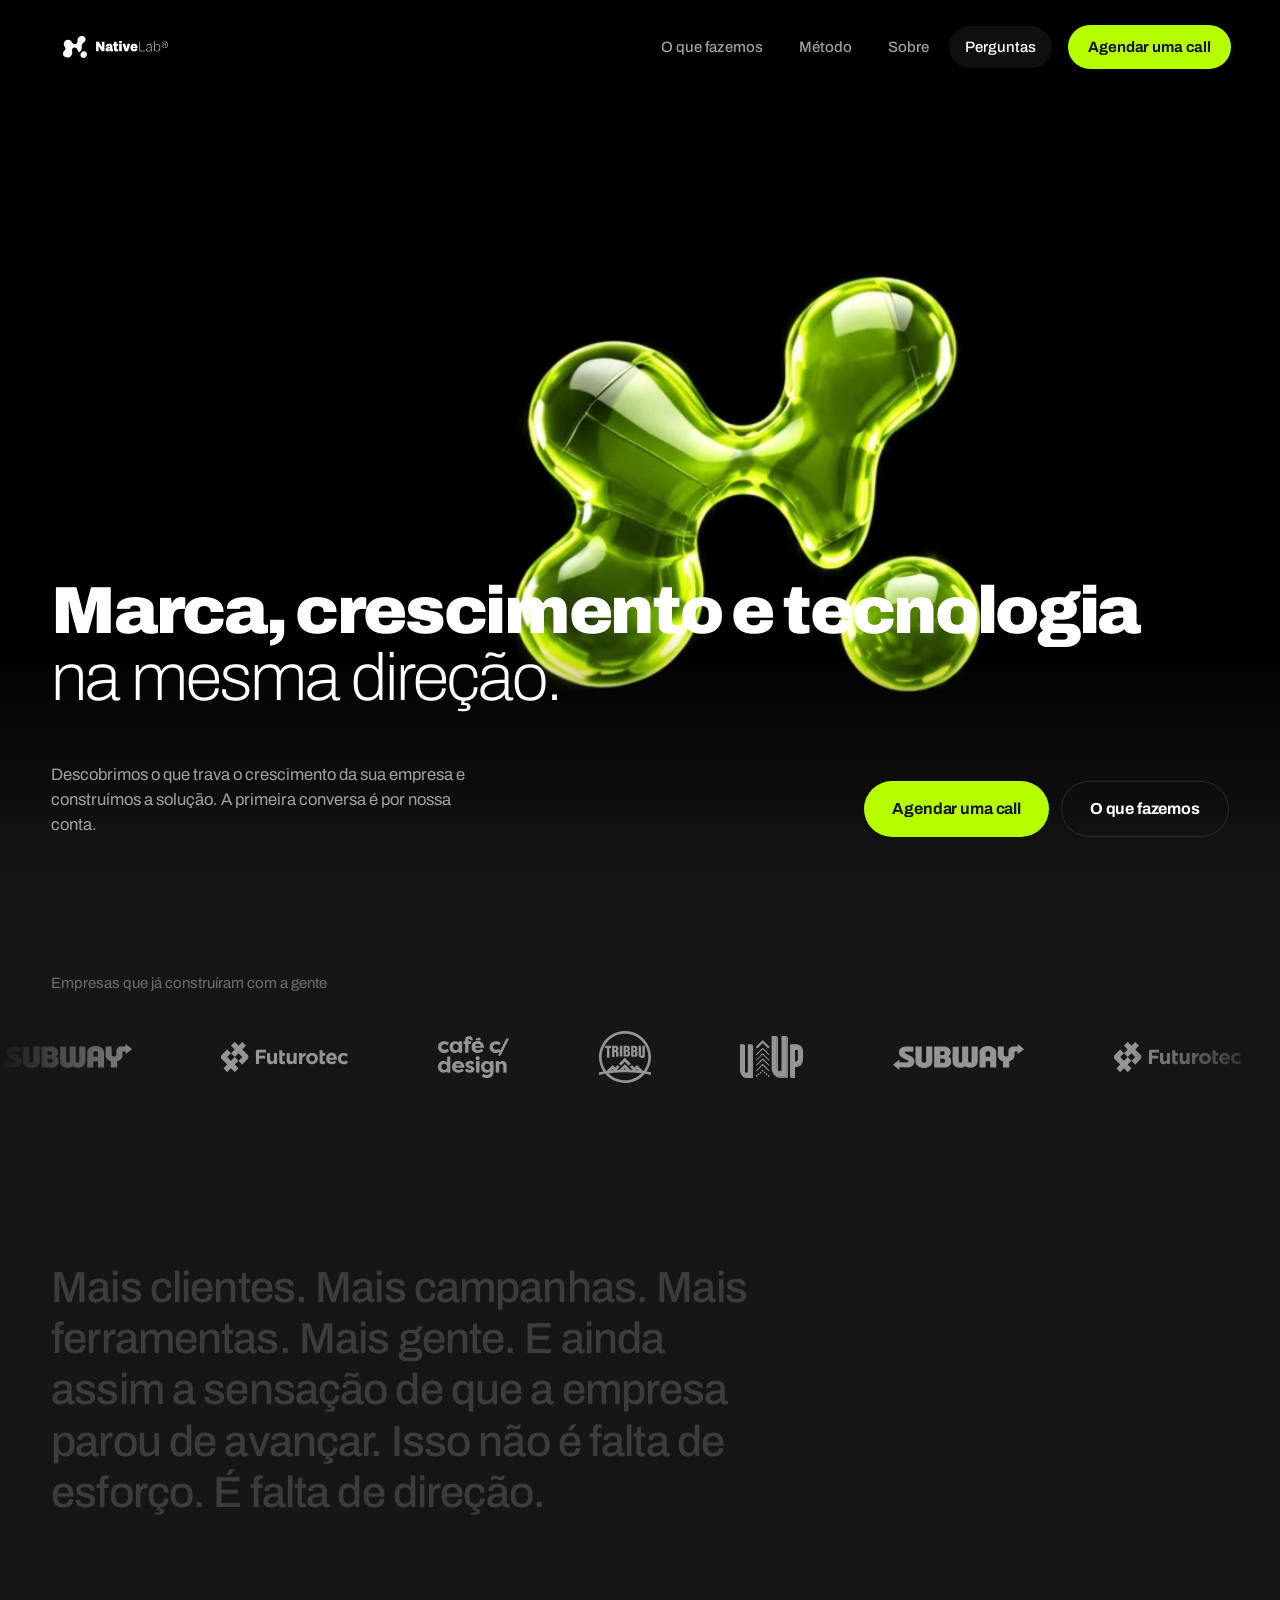
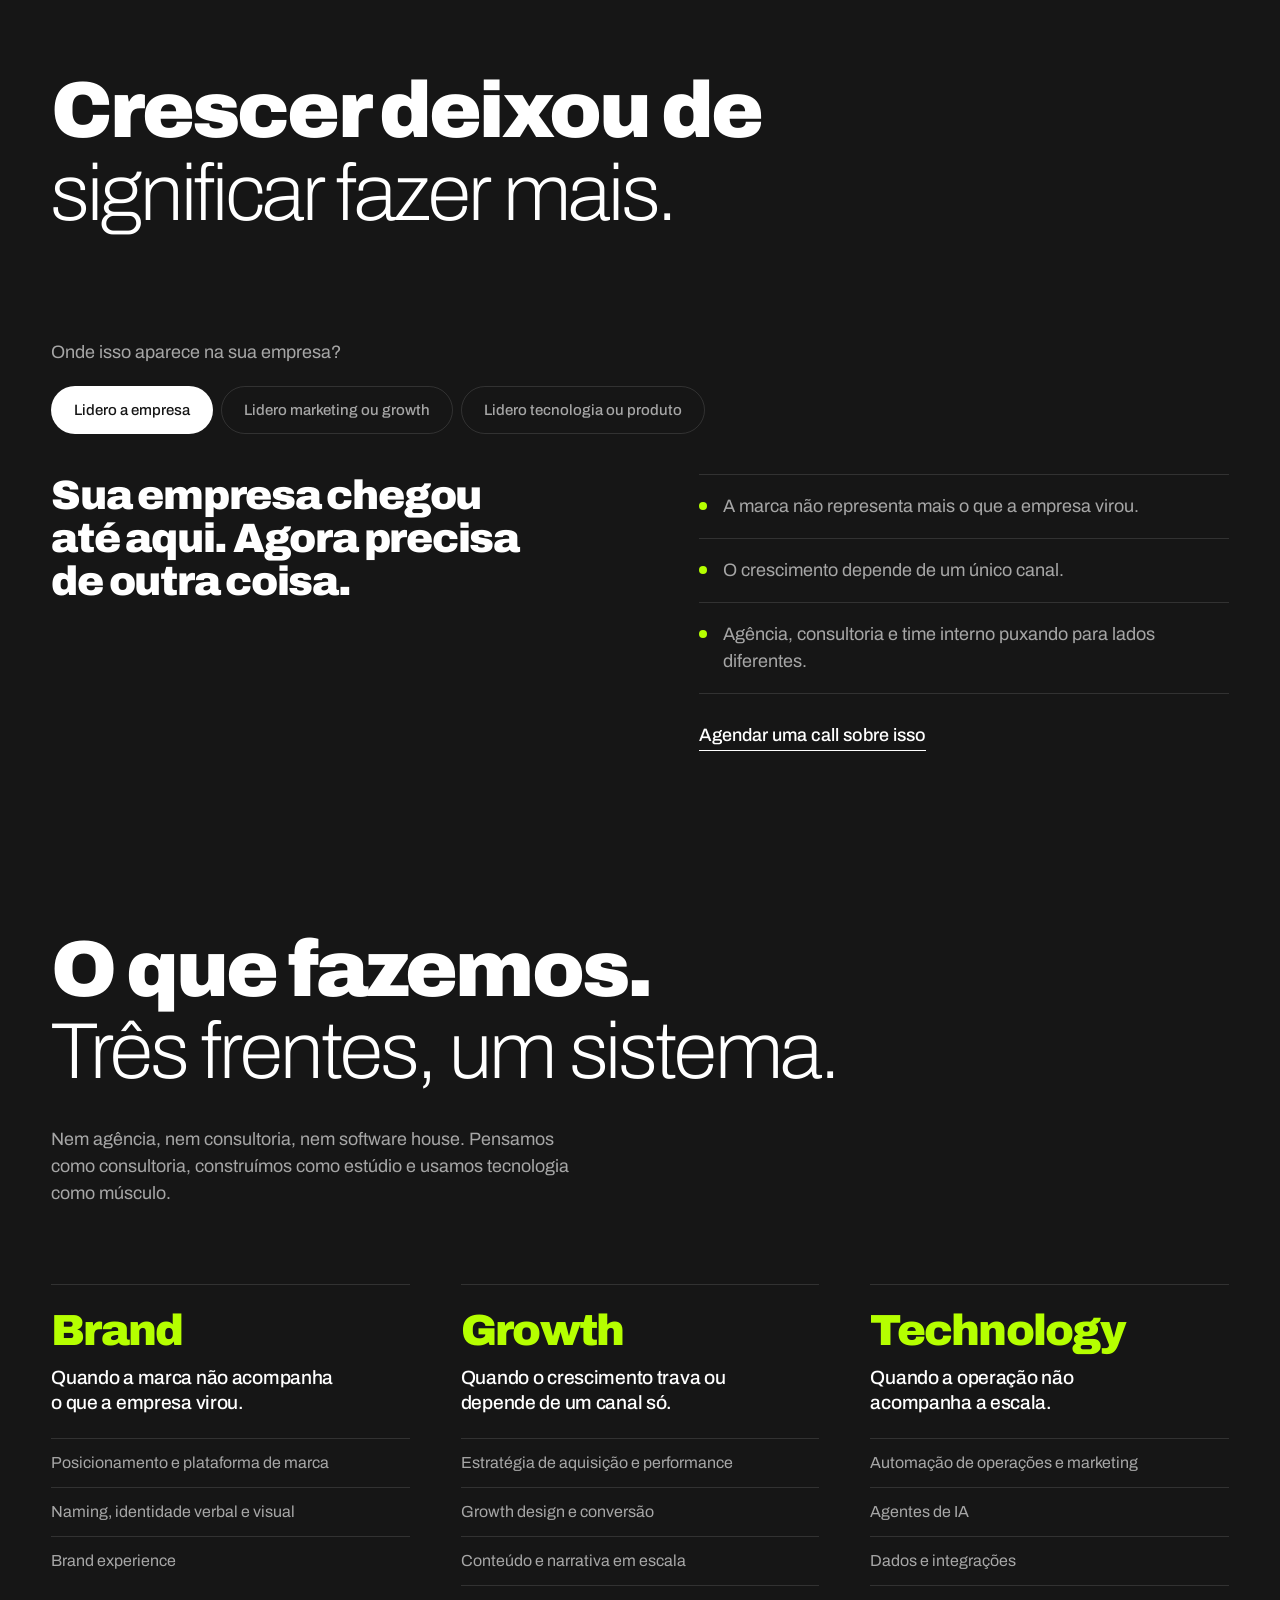
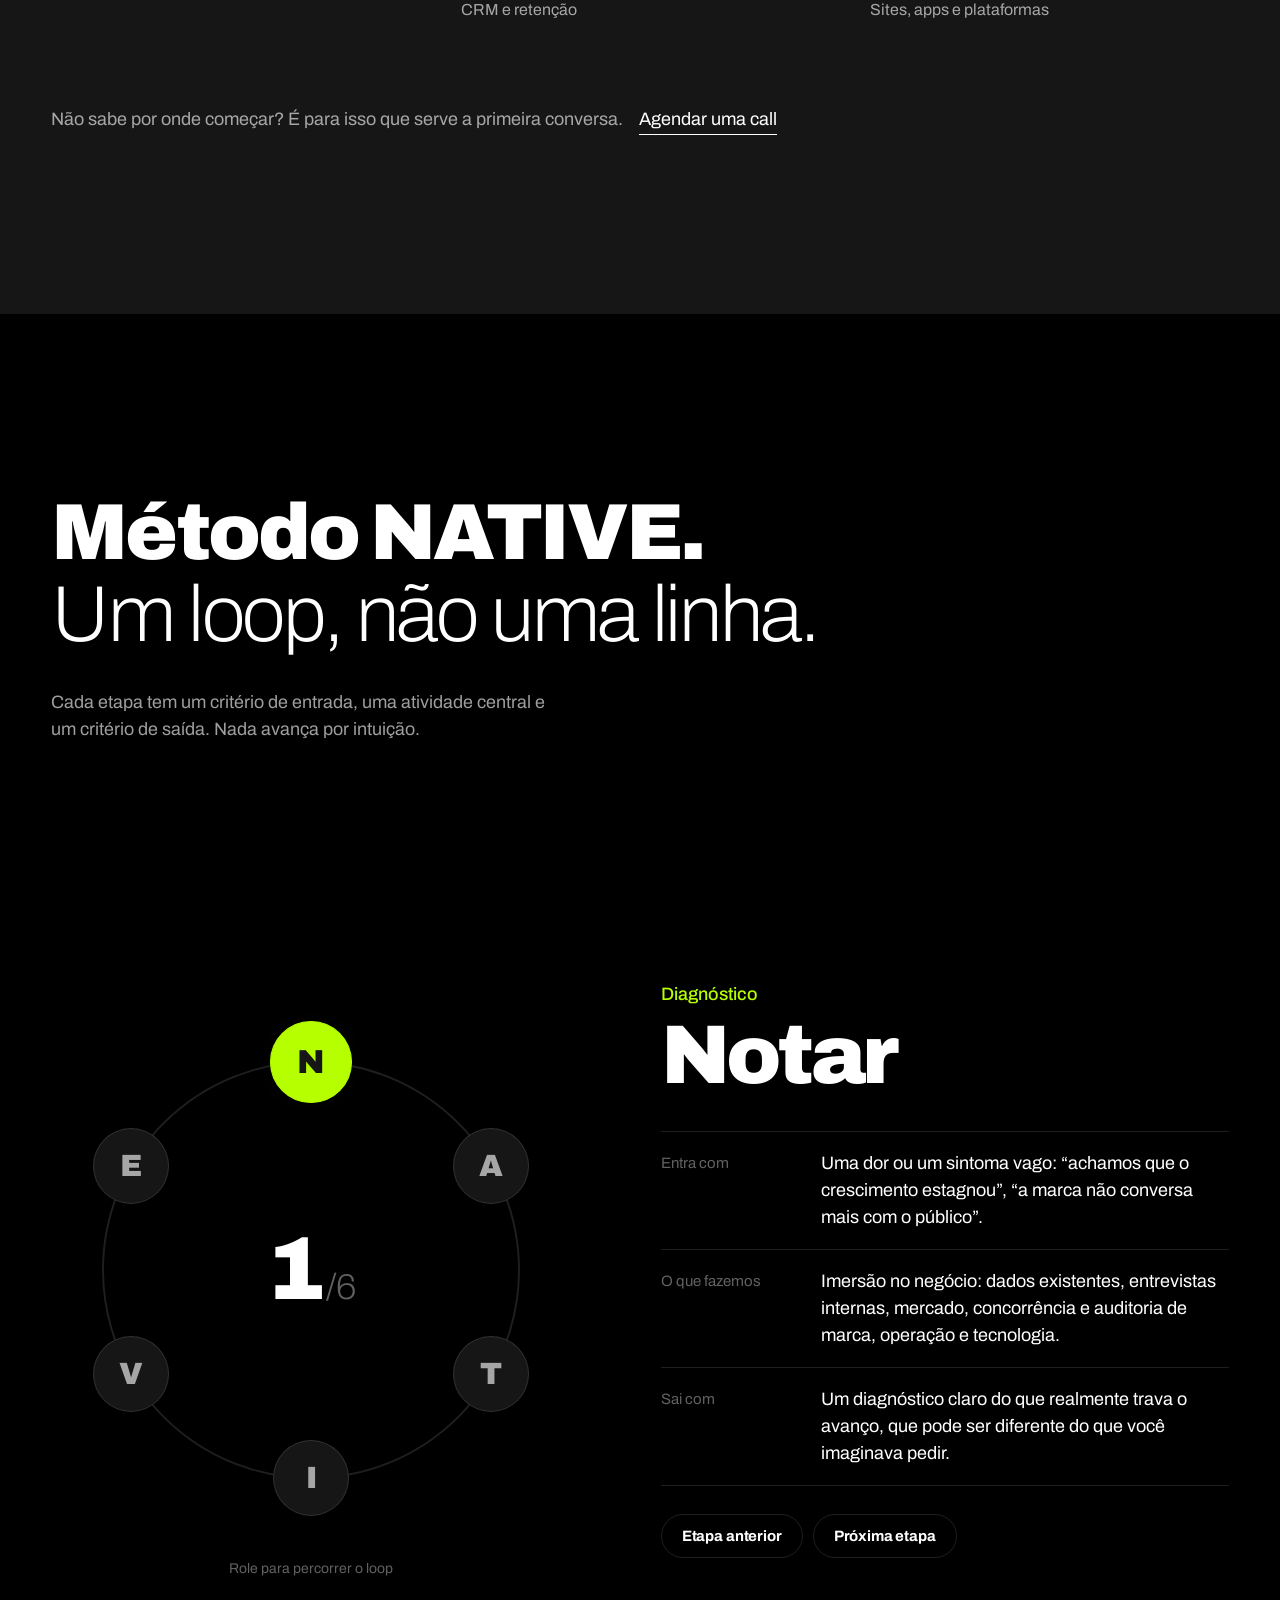
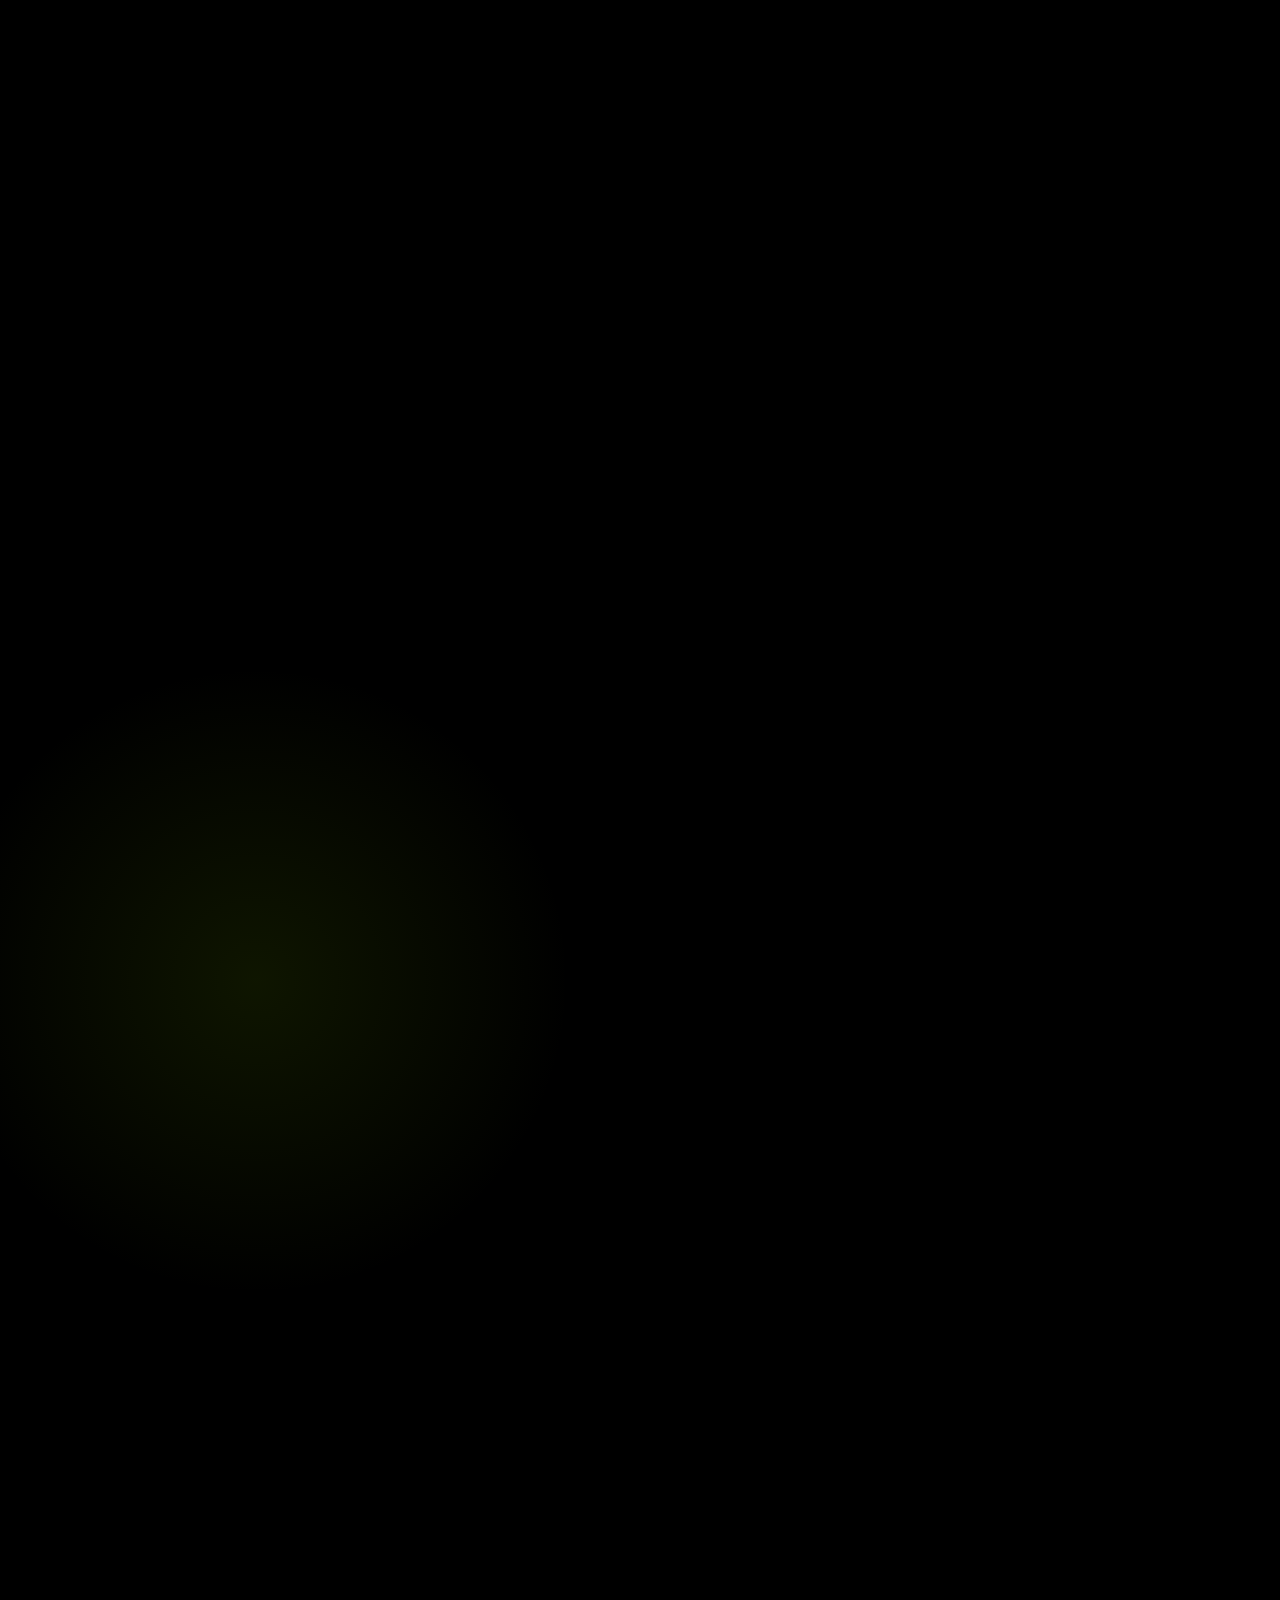
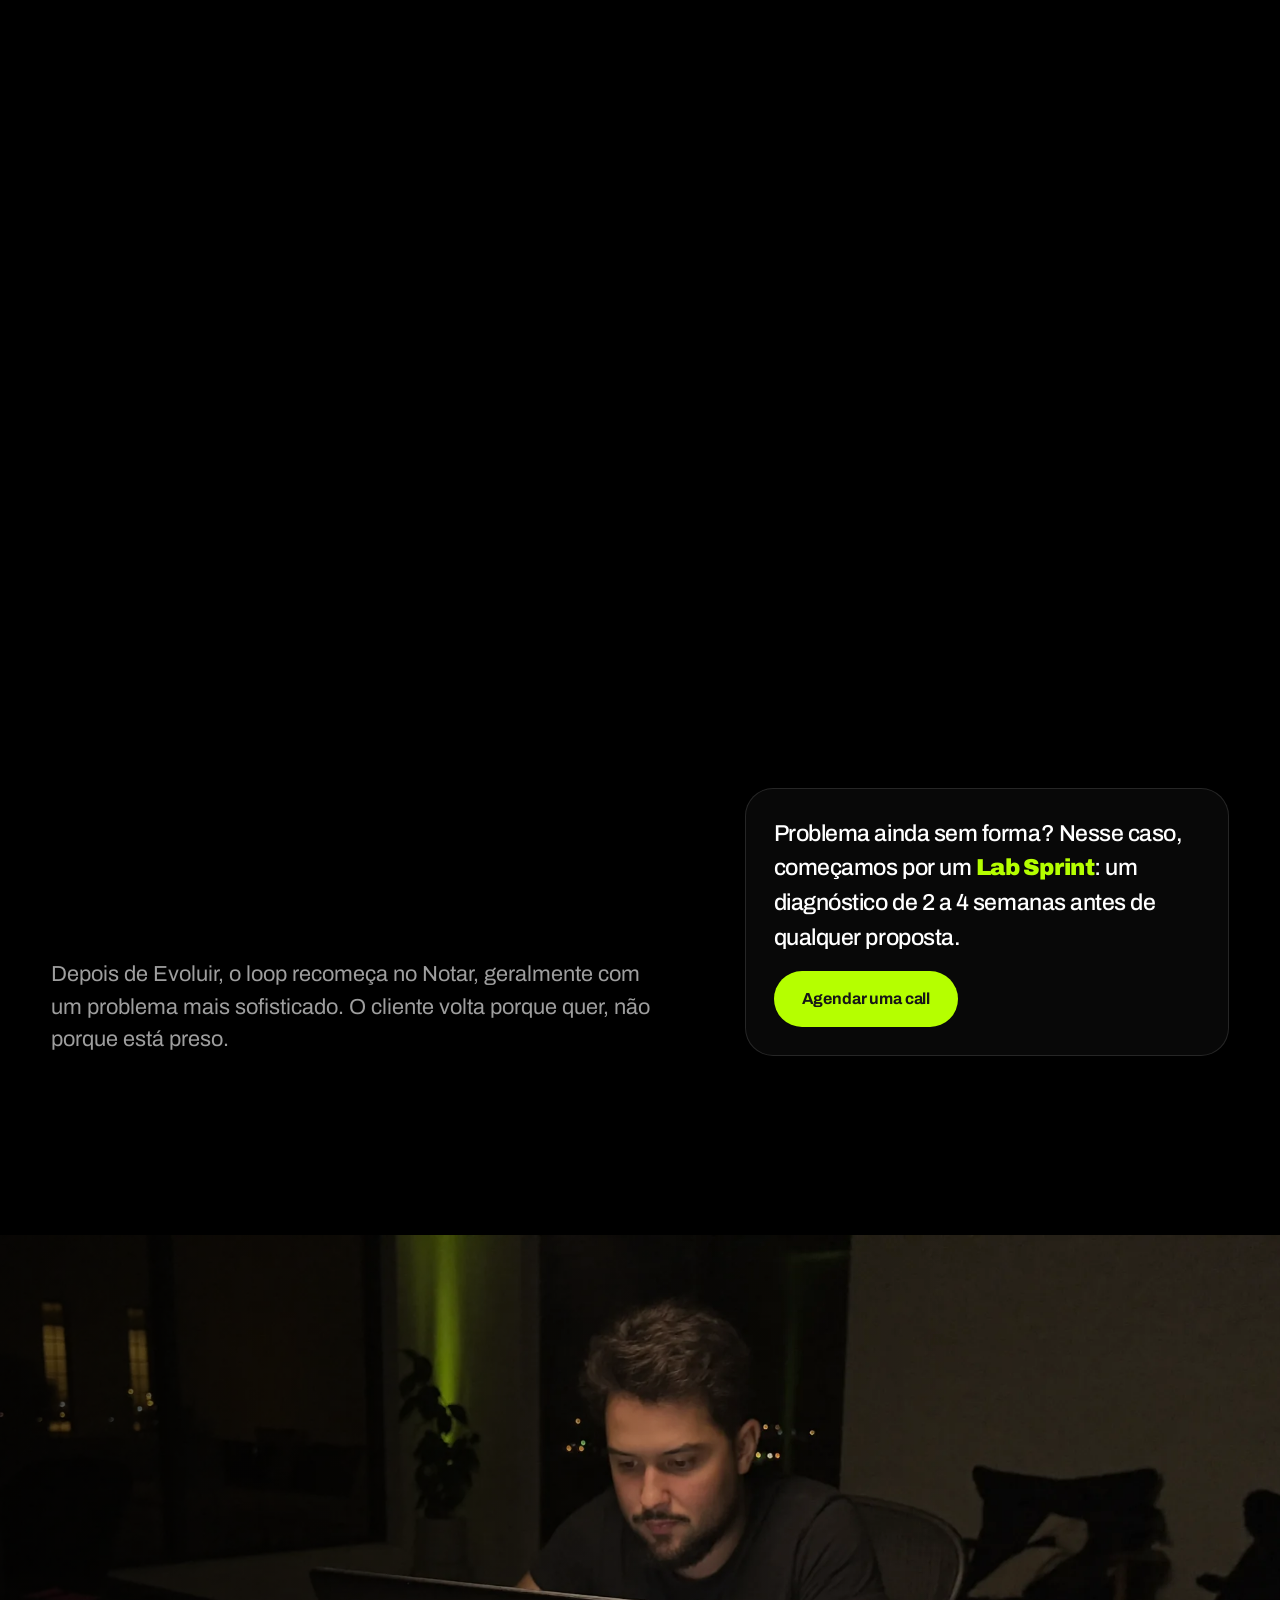
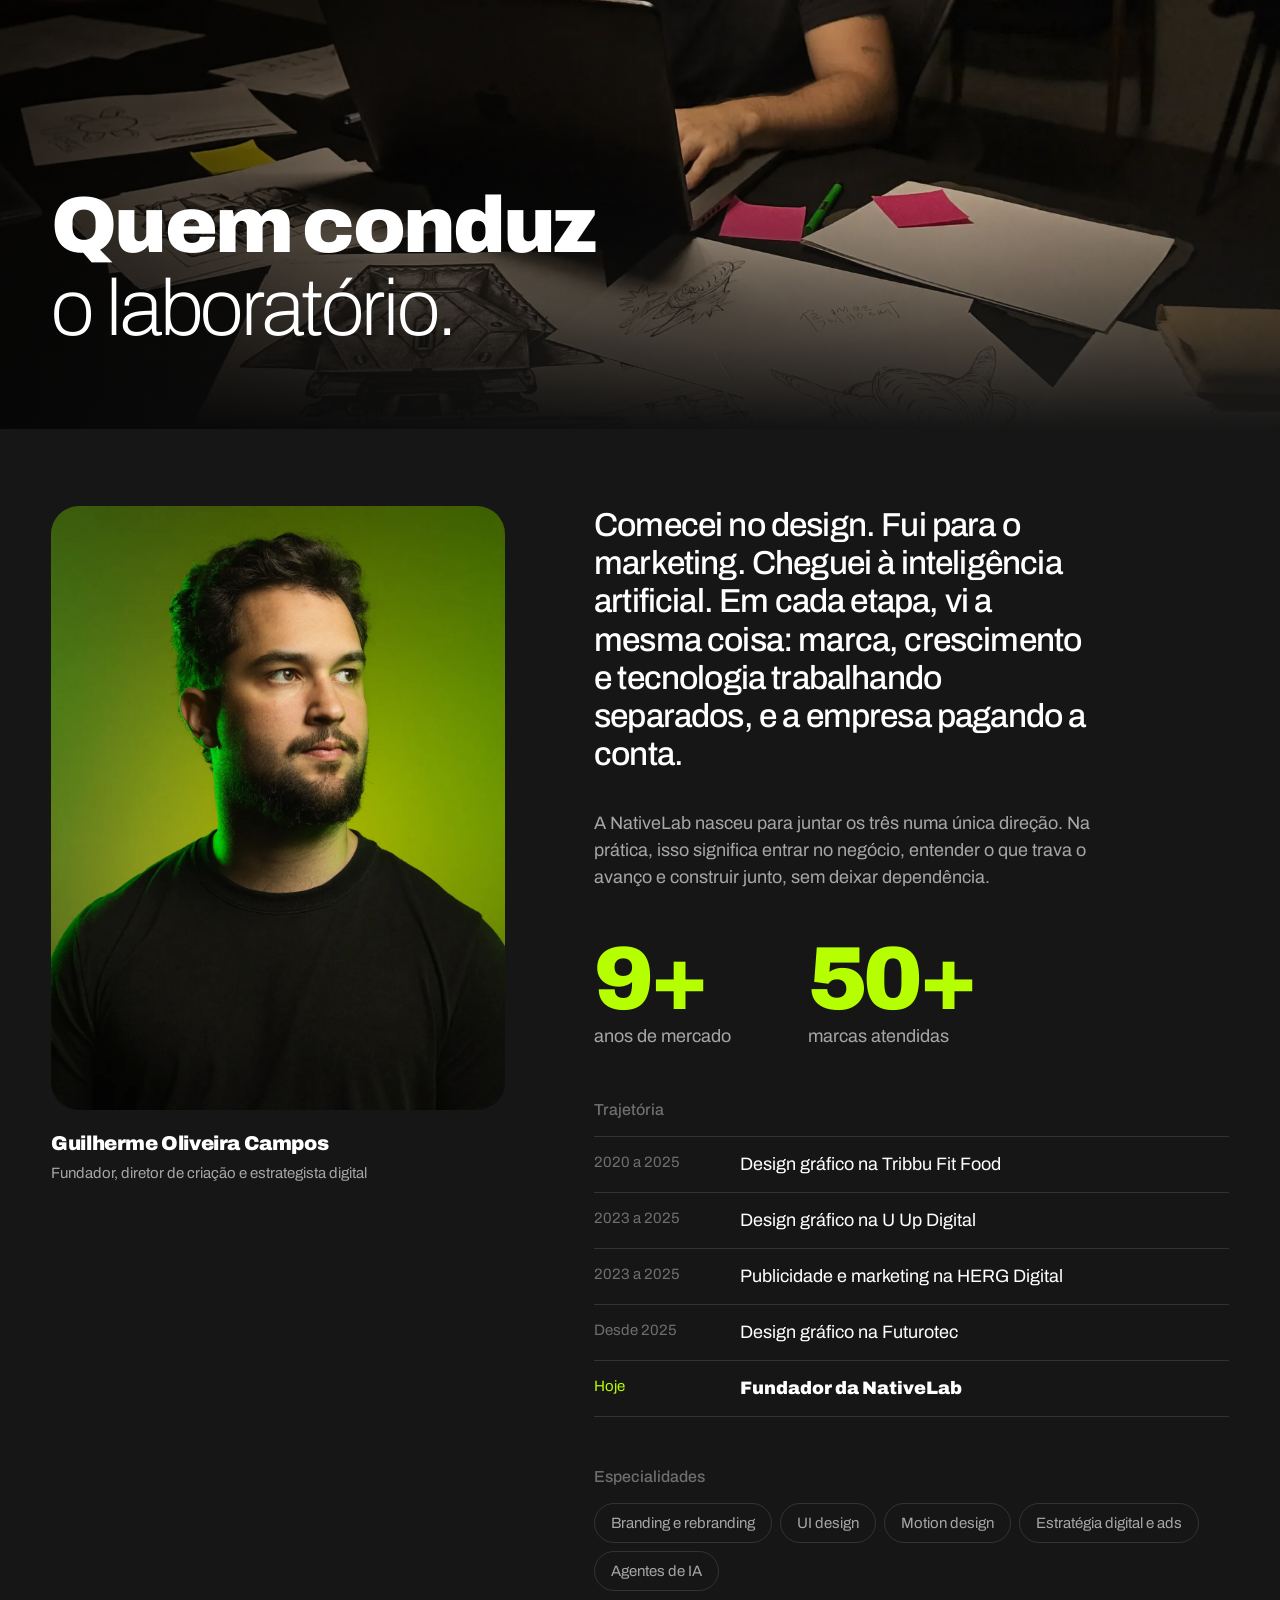
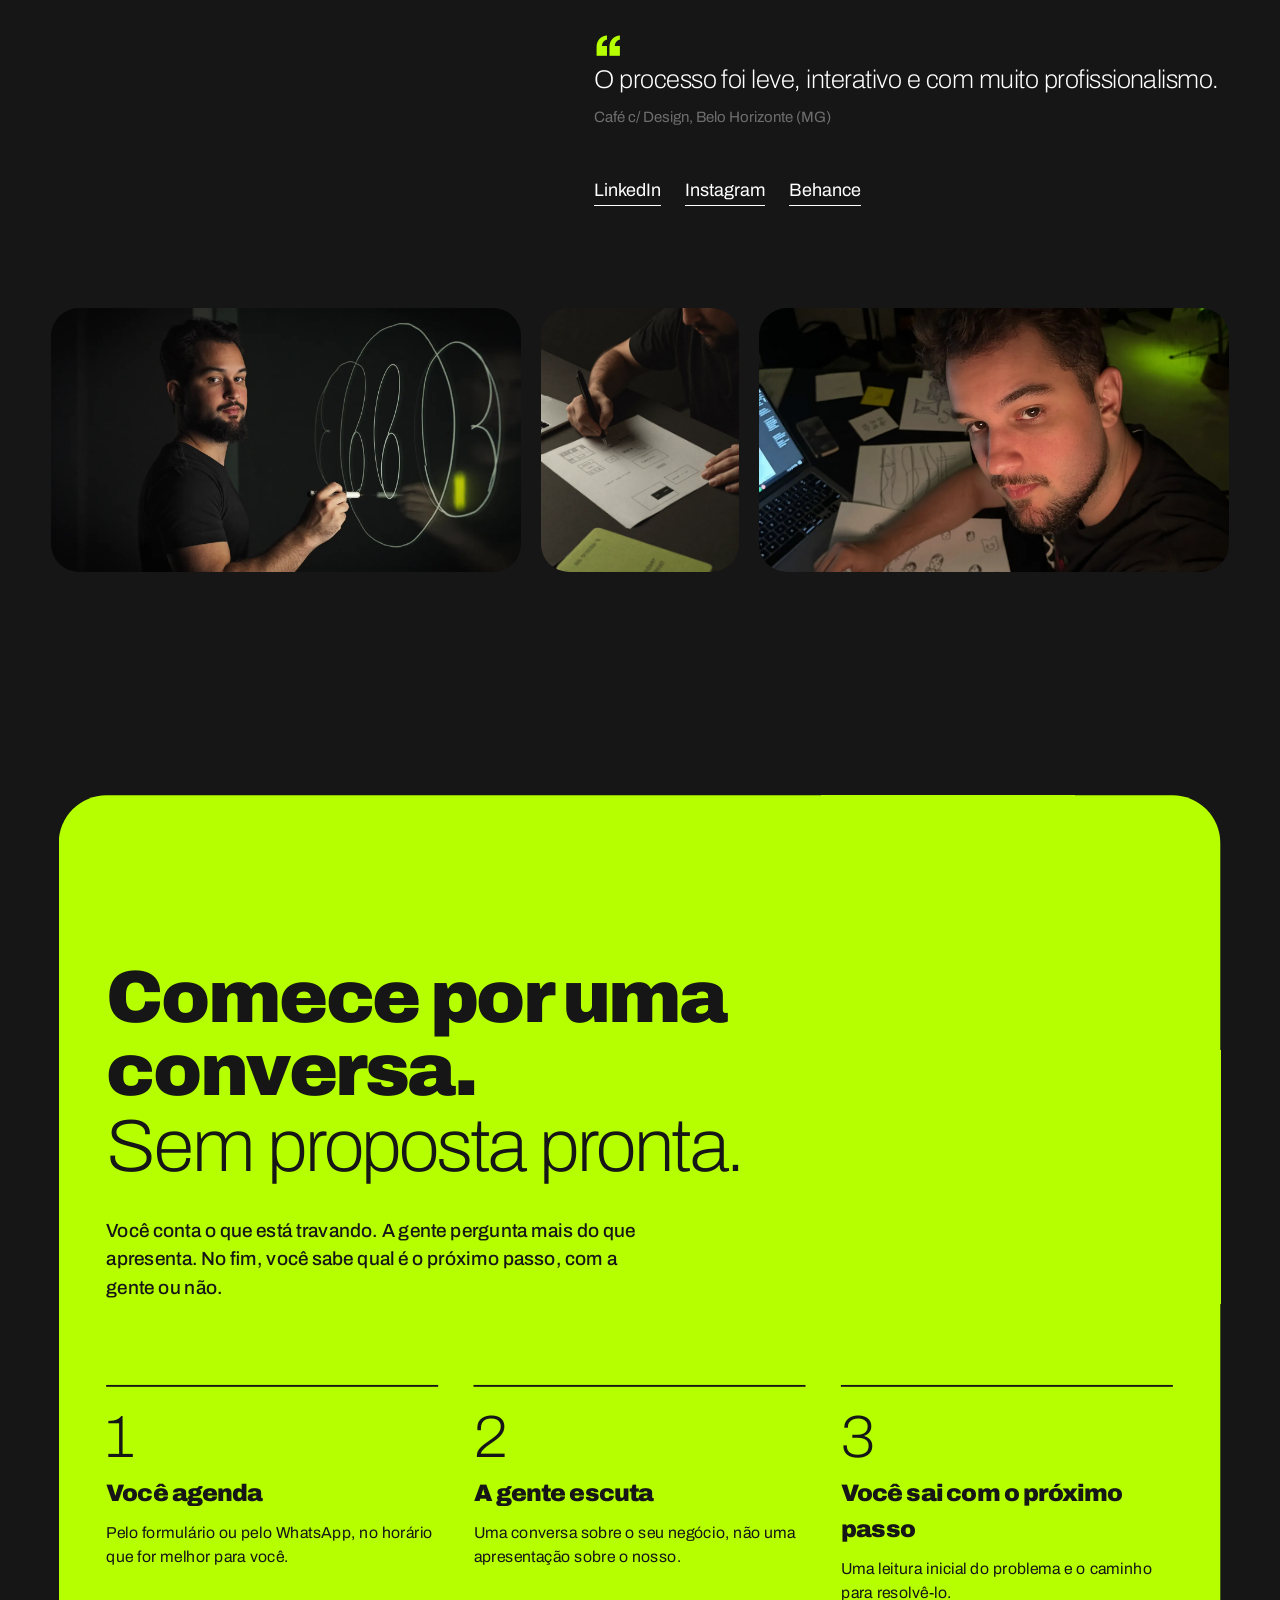
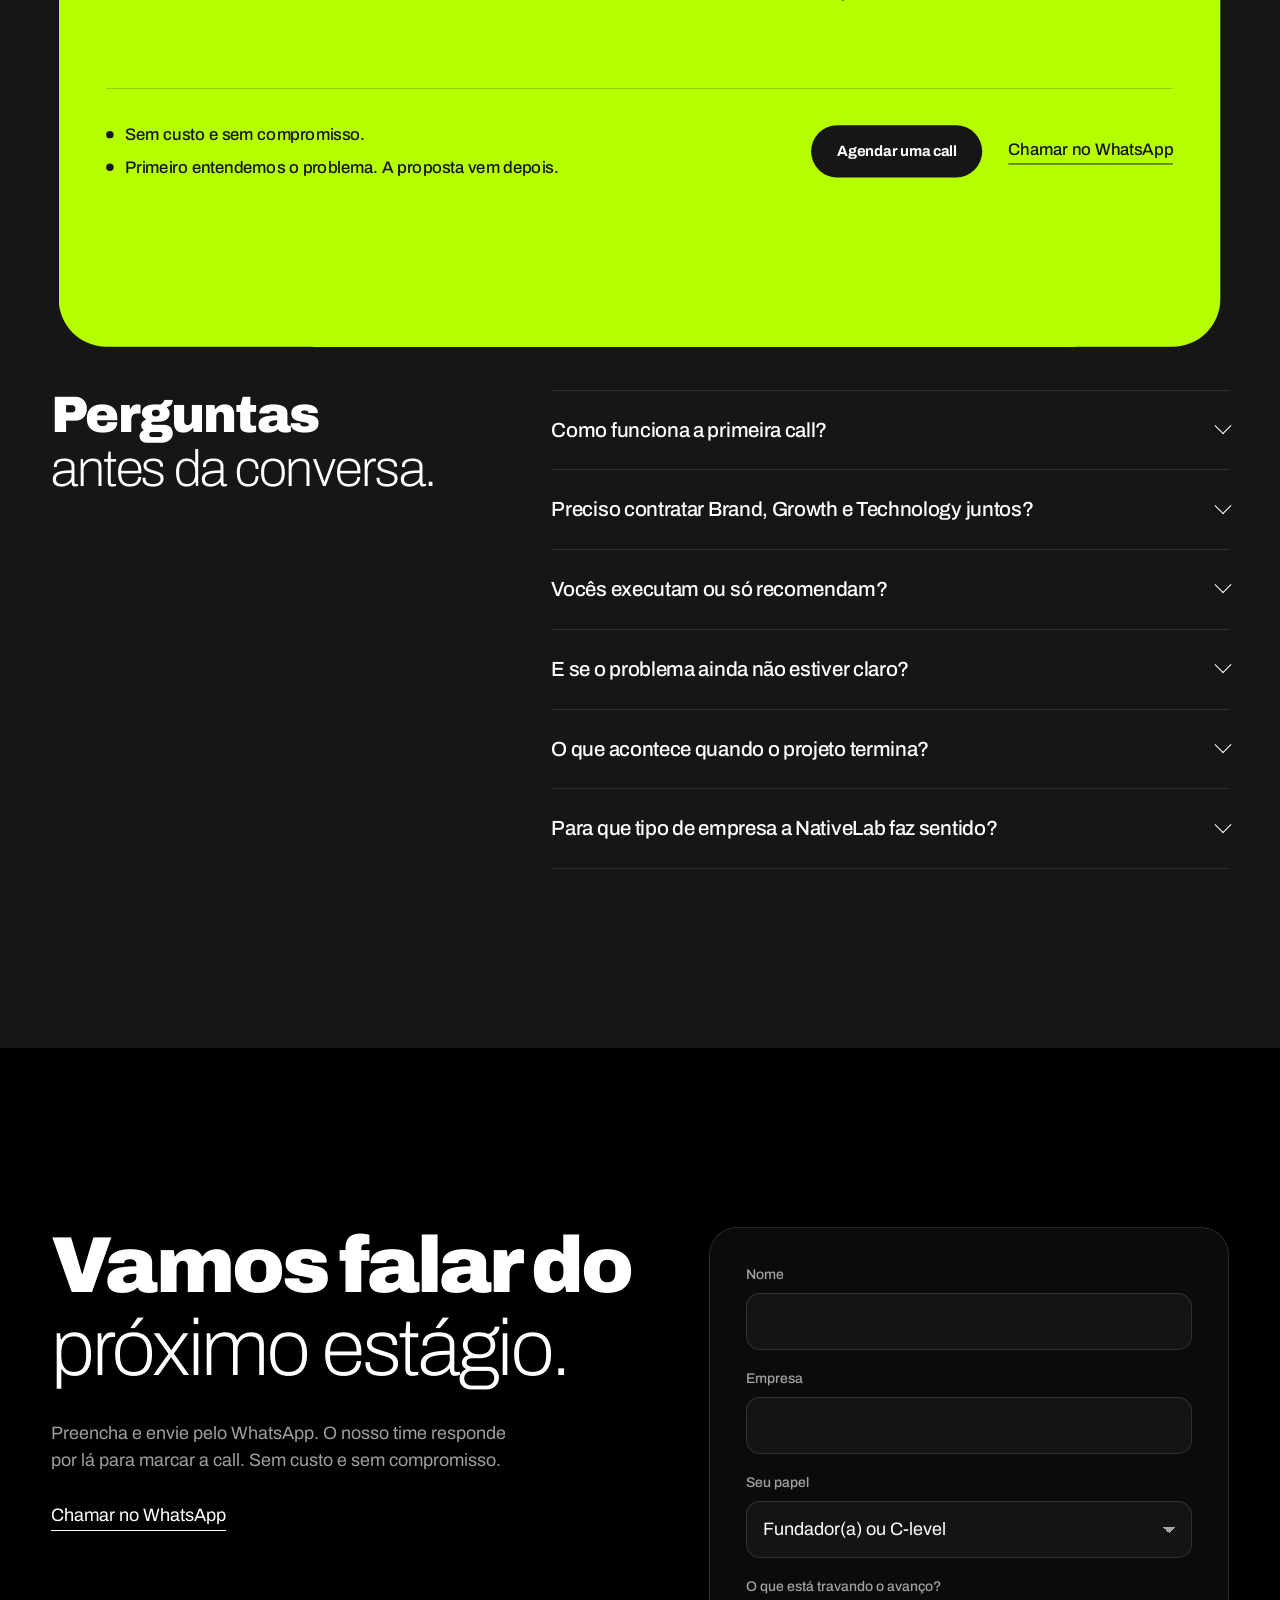
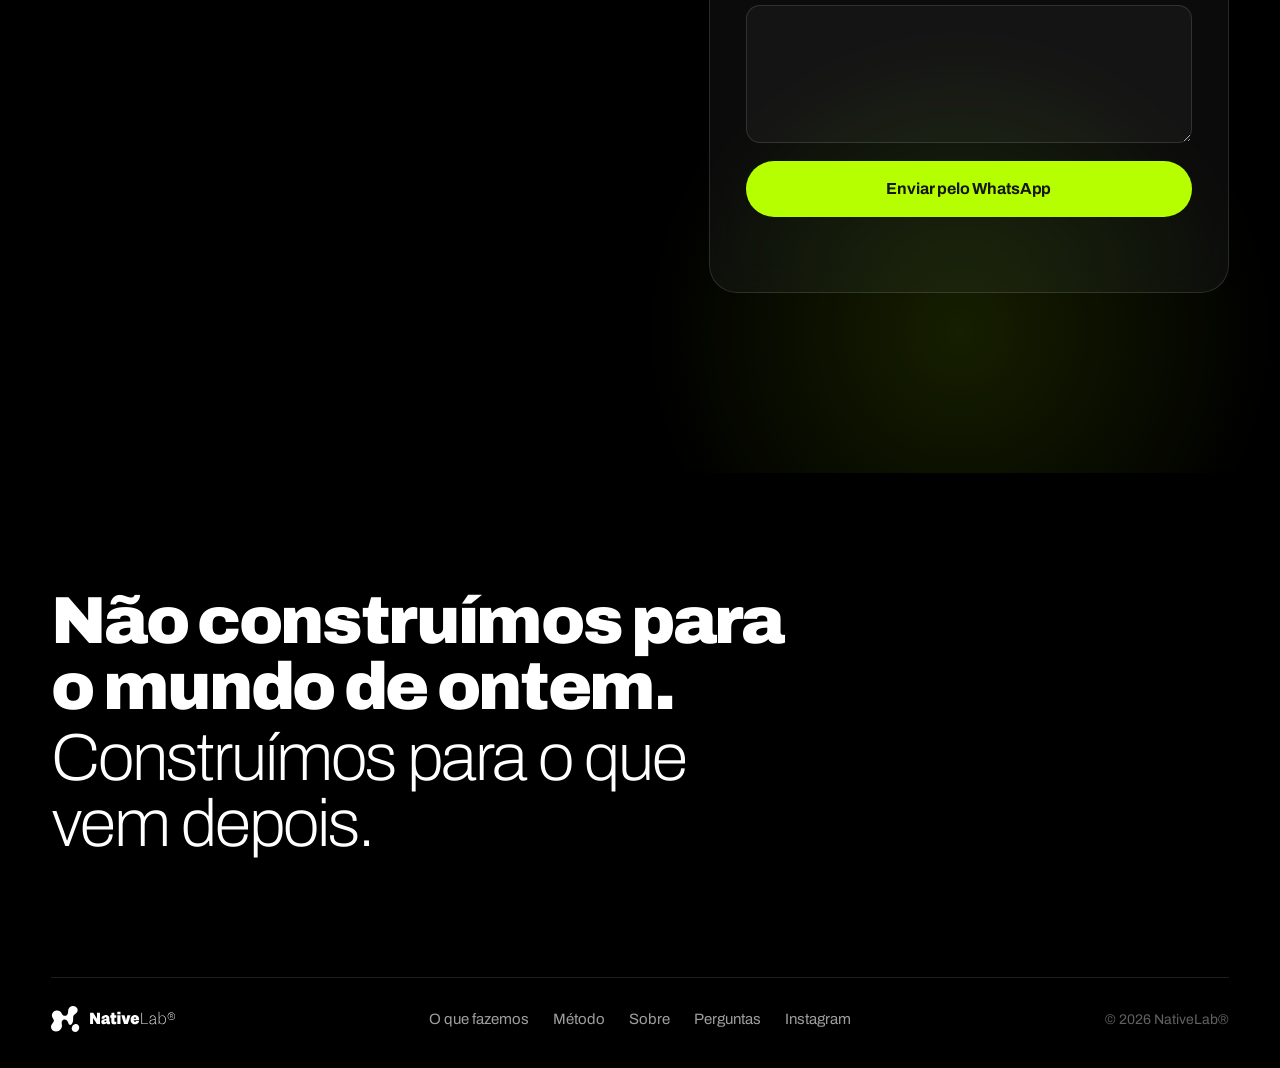
<file: index.html>
<!doctype html>
<html lang="pt-BR">
<head>
<meta charset="utf-8">
<meta name="viewport" content="width=device-width, initial-scale=1">
<title>NativeLab® | Construímos o que vem depois</title>
<meta name="description" content="Marca, crescimento e tecnologia na mesma direção. A NativeLab descobre o que trava o crescimento da sua empresa e constrói a solução. Agende uma call com o nosso time.">
<meta name="theme-color" content="#161616">
<meta property="og:type" content="website">
<meta property="og:title" content="NativeLab® | Construímos o que vem depois">
<meta property="og:description" content="O laboratório para o momento em que crescer deixou de significar fazer mais. Brand, Growth e Technology numa única direção.">
<meta property="og:url" content="https://nativelab.online/">
<meta property="og:image" content="https://nativelab.online/assets/img/og-image.jpg">
<meta name="twitter:card" content="summary_large_image">
<link rel="canonical" href="https://nativelab.online/">
<link rel="icon" href="assets/img/favicon.svg" type="image/svg+xml">
<link rel="preload" as="font" type="font/woff2" href="assets/fonts/archivo-var.woff2" crossorigin>
<link rel="preload" as="image" href="assets/img/render-3d-wide.webp">
<link rel="stylesheet" href="assets/css/style.css">
<script type="application/ld+json">
{"@context":"https://schema.org","@type":"Organization","name":"NativeLab","url":"https://nativelab.online/","logo":"https://nativelab.online/assets/img/symbol.svg","slogan":"Construímos o que vem depois.","description":"Laboratório que une marca, crescimento e tecnologia numa única direção."}
</script>
</head>
<body>
<a class="skip" href="#conteudo">Pular para o conteúdo</a>

<!-- Gota do cursor (desktop) -->
<div class="drop" aria-hidden="true"><span class="drop-label">Agendar</span></div>

<header class="nav" data-nav>
  <a class="nav-logo" href="#topo" aria-label="NativeLab, voltar ao topo"><svg viewBox="0 0 2000.000000 419.000000" aria-hidden="true"><g transform="translate(0.000000,419.000000) scale(0.100000,-0.100000)" fill="currentColor" stroke="none"> <path d="M3480 4183 c-257 -39 -477 -175 -608 -377 -86 -131 -97 -183 -121 -596 -14 -238 -54 -344 -175 -466 -104 -103 -230 -151 -376 -141 -94 6 -172 35 -251 95 -74 55 -131 129 -200 263 -175 335 -469 514 -814 496 -369 -19 -672 -254 -766 -593 -30 -107 -30 -265 0 -379 27 -104 95 -241 167 -335 108 -143 149 -269 126 -392 -17 -91 -71 -194 -145 -274 -151 -163 -255 -336 -292 -484 -79 -310 47 -618 322 -782 387 -233 923 -132 1213 229 71 88 152 248 182 358 31 117 31 348 0 498 -66 320 25 555 255 664 66 32 89 38 166 41 164 8 293 -42 408 -157 88 -88 136 -173 241 -424 48 -116 97 -221 109 -234 59 -62 173 -81 257 -43 134 61 270 248 330 455 46 158 54 230 62 550 7 299 8 313 33 383 51 147 133 245 301 364 182 129 312 286 362 442 38 116 38 266 1 381 -73 222 -276 393 -529 445 -84 18 -193 23 -258 13z"/> <path d="M10690 3055 l0 -195 255 0 255 0 0 195 0 195 -255 0 -255 0 0 -195z"/> <path d="M17360 2260 l0 -990 45 0 45 0 0 144 c0 79 3 151 6 160 4 10 17 -7 40 -52 90 -179 240 -273 434 -275 368 -3 607 307 587 763 -7 152 -31 251 -88 361 -97 186 -267 289 -474 289 -153 -1 -245 -38 -350 -144 -63 -64 -89 -104 -133 -206 -8 -18 -11 105 -11 458 l-1 482 -50 0 -50 0 0 -990z m680 304 c173 -39 299 -182 351 -400 18 -77 20 -109 16 -234 -3 -90 -12 -168 -22 -204 -75 -266 -290 -426 -521 -388 -184 31 -322 172 -381 392 -24 90 -24 336 1 435 52 211 184 358 361 401 69 17 115 17 195 -2z"/> <path d="M19246 3124 c-158 -38 -311 -161 -380 -306 -176 -368 23 -792 409 -873 383 -80 725 198 725 590 0 237 -128 447 -330 543 -47 22 -109 45 -138 51 -72 15 -214 12 -286 -5z m267 -59 c261 -55 430 -284 414 -560 -13 -225 -135 -399 -334 -475 -73 -28 -229 -38 -311 -20 -232 50 -393 244 -409 490 -23 372 281 641 640 565z"/> <path d="M19190 2551 l0 -311 30 0 29 0 3 118 3 117 80 3 80 2 74 -120 c71 -116 75 -120 109 -120 42 0 43 -4 -42 130 l-66 105 33 13 c94 37 131 89 131 187 0 76 -28 126 -88 157 -36 20 -60 23 -208 26 l-168 4 0 -311z m335 235 c85 -36 87 -191 3 -237 -14 -8 -75 -15 -150 -17 l-128 -4 0 136 0 136 120 0 c82 0 132 -5 155 -14z"/> <path d="M6300 2195 l0 -925 240 0 240 0 0 495 c0 272 3 495 8 495 4 0 142 -223 306 -495 l298 -495 254 0 254 0 -2 923 -3 922 -240 0 -240 0 -5 -485 -5 -485 -295 485 -295 485 -257 3 -258 2 0 -925z"/> <path d="M9748 2952 c-6 -191 -16 -224 -73 -248 -19 -8 -55 -14 -80 -14 l-45 0 0 -190 0 -189 83 -3 82 -3 5 -370 c6 -398 8 -415 63 -507 50 -85 132 -141 247 -169 87 -22 349 -17 425 7 l60 20 3 197 c1 108 1 197 -2 197 -2 0 -23 -7 -46 -15 -55 -20 -143 -19 -185 1 -61 29 -65 49 -65 363 l0 281 150 0 150 0 0 195 0 195 -150 0 -150 0 -2 208 -3 207 -231 3 -231 2 -5 -168z"/> <path d="M14577 3114 c-4 -4 -7 -421 -7 -926 l0 -918 536 0 535 0 -3 48 -3 47 -477 3 -478 2 -2 873 -3 872 -45 3 c-25 2 -49 0 -53 -4z"/> <path d="M8650 2719 c-310 -47 -500 -241 -500 -510 l0 -59 238 0 237 0 -3 52 c-6 106 54 162 166 156 55 -4 67 -8 95 -36 31 -31 32 -36 35 -126 l4 -93 -130 -6 c-298 -15 -511 -84 -605 -197 -59 -70 -80 -127 -85 -231 -11 -240 105 -384 338 -420 122 -19 268 8 359 65 38 25 131 121 131 137 0 25 17 4 28 -35 18 -58 62 -109 119 -137 90 -44 372 -35 431 13 9 8 12 57 12 184 l0 174 -38 -6 c-66 -10 -66 -11 -73 345 -6 340 -10 364 -66 476 -34 66 -125 153 -196 188 -125 61 -342 90 -497 66z m270 -948 c0 -71 -3 -83 -26 -111 -61 -71 -190 -99 -251 -54 -32 24 -49 78 -39 119 17 68 130 118 279 124 l37 1 0 -79z"/> <path d="M13425 2721 c-163 -26 -280 -85 -390 -195 -131 -132 -191 -281 -202 -501 -19 -393 159 -670 486 -757 101 -27 305 -29 406 -4 91 22 200 75 267 130 99 81 181 226 195 348 l6 48 -235 0 -236 0 -6 -33 c-9 -47 -33 -77 -80 -98 -83 -38 -200 -14 -245 49 -29 42 -51 107 -51 153 l0 39 429 0 429 0 7 65 c10 87 -9 239 -42 338 -33 98 -105 209 -176 272 -61 53 -167 107 -255 130 -75 19 -236 27 -307 16z m194 -376 c56 -28 89 -84 105 -172 l6 -33 -196 0 -196 0 7 33 c13 66 58 140 100 164 47 27 131 31 174 8z"/> <path d="M10690 1985 l0 -715 255 0 255 0 0 715 0 715 -255 0 -255 0 0 -715z"/> <path d="M11330 2692 c0 -4 101 -324 225 -710 124 -387 225 -705 225 -707 0 -3 132 -5 293 -5 l293 0 227 708 c125 389 227 711 227 715 0 4 -115 7 -255 7 -140 0 -255 -2 -255 -5 0 -2 -36 -138 -81 -302 -44 -164 -92 -359 -106 -433 -14 -74 -28 -144 -32 -154 -5 -13 -15 22 -30 100 -13 65 -64 270 -115 454 l-91 335 -262 3 c-145 1 -263 -1 -263 -6z"/> <path d="M16248 2644 c-127 -30 -233 -110 -283 -211 -24 -48 -30 -74 -33 -150 l-4 -93 51 0 51 0 0 69 c0 37 5 83 12 102 31 92 111 162 222 194 81 24 242 17 307 -12 124 -56 178 -173 182 -394 l2 -114 -175 -12 c-286 -21 -448 -59 -560 -135 -110 -73 -155 -170 -148 -317 9 -193 111 -293 328 -322 220 -30 428 70 526 255 l31 58 6 -79 c12 -151 43 -205 131 -223 29 -6 59 -9 67 -6 8 2 26 7 42 10 24 6 27 11 27 50 l0 44 -34 -10 c-49 -15 -94 5 -114 51 -14 31 -17 103 -23 471 -5 379 -8 442 -23 490 -70 214 -197 301 -436 299 -52 0 -121 -7 -152 -15z m510 -809 c3 -131 -13 -187 -92 -303 -96 -144 -226 -209 -402 -200 -196 11 -291 105 -287 285 2 143 97 233 298 282 113 28 306 49 425 47 l55 -1 3 -110z"/> <path d="M3911 1285 c-35 -8 -107 -35 -160 -61 -83 -40 -109 -60 -192 -143 -80 -80 -103 -111 -141 -188 -63 -124 -82 -215 -75 -352 6 -123 29 -200 87 -290 68 -105 162 -181 277 -224 89 -33 241 -30 348 7 44 15 103 40 130 56 383 221 484 755 199 1050 -130 135 -290 184 -473 145z"/> </g></svg></a>
  <nav class="nav-links" aria-label="Principal">
    <a href="#servicos">O que fazemos</a>
    <a href="#metodo">Método</a>
    <a href="#sobre">Sobre</a>
    <a href="#faq">Perguntas</a>
  </nav>
  <a class="btn btn-lime btn-sm nav-cta" href="https://cal.com/guilhermenativelab/30min" target="_blank" rel="noopener" data-drop="Agendar" data-track="cta_nav">Agendar uma call</a>
  <button class="nav-toggle" aria-expanded="false" aria-controls="menu-mobile" aria-label="Abrir menu"><span></span><span></span></button>
</header>

<div class="menu-mobile" id="menu-mobile" hidden>
  <a href="#servicos">O que fazemos</a>
  <a href="#metodo">Método</a>
  <a href="#sobre">Sobre</a>
  <a href="#faq">Perguntas</a>
  <a class="btn btn-lime" href="https://cal.com/guilhermenativelab/30min" target="_blank" rel="noopener">Agendar uma call</a>
</div>

<main id="conteudo">

<!-- ============ HERO ============ -->
<section class="hero" id="topo">
  <div class="hero-stage" aria-hidden="true">
    <div class="hero-glow"></div>
    <picture class="hero-render" data-tilt>
      <source media="(max-width: 720px)" srcset="assets/img/render-3d-square.webp">
      <img src="assets/img/render-3d-wide.webp" alt="" width="2400" height="1350" fetchpriority="high">
    </picture>
    <!-- Vídeo do logo 3D (Higgsfield / Kling 3.0). Se o arquivo não existir, fica o render estático. -->
    <video class="hero-video" data-src="assets/video/logo-3d.mp4" data-src-mobile="assets/video/logo-3d-mobile.mp4" muted loop playsinline preload="none"></video>
  </div>

  <div class="hero-content wrap">
    <h1 class="hero-title">
      <span class="line"><span class="w-black">Marca, crescimento e tecnologia</span></span>
      <span class="line"><span class="w-thin">na mesma direção.</span></span>
    </h1>
    <div class="hero-foot">
      <p class="hero-lead">Descobrimos o que trava o crescimento da sua empresa e construímos a solução. A primeira conversa é por nossa conta.</p>
      <div class="hero-actions">
        <a class="btn btn-lime" href="https://cal.com/guilhermenativelab/30min" target="_blank" rel="noopener" data-drop="Agendar">Agendar uma call</a>
        <a class="btn btn-ghost" href="#servicos">O que fazemos</a>
      </div>
    </div>
  </div>
</section>

<!-- ============ CLIENTES ============ -->
<!-- Para adicionar um cliente: coloque o logo em assets/img/clientes/ e copie uma linha <li>.
     --h é a altura do logo em px: logos largos ficam mais baixos e logos quadrados mais altos, para todos terem o mesmo peso. -->
<section class="clients" id="clientes" aria-labelledby="clients-title">
  <p class="clients-title wrap" id="clients-title">Empresas que já construíram com a gente</p>
  <div class="marquee" data-marquee>
    <ul class="marquee-group">
      <li><img src="assets/img/clientes/subway.svg" alt="Subway" style="--h:26" width="252" height="50"></li>
      <li><img src="assets/img/clientes/futurotec.svg" alt="Futurotec" style="--h:30" width="248" height="58"></li>
      <li><img src="assets/img/clientes/cafecdesign.svg" alt="Café c/ design" style="--h:42" width="116" height="68"></li>
      <li><img src="assets/img/clientes/tribbu.svg" alt="Tribbu" style="--h:52" width="102" height="102"></li>
      <li><img src="assets/img/clientes/uup.svg" alt="UUP" style="--h:42" width="120" height="80"></li>
    </ul>
  </div>
</section>

<!-- ============ TENSÃO ============ -->
<section class="tension" id="tensao">
  <div class="wrap">
    <p class="reveal-text" data-reveal-text>Mais clientes. Mais campanhas. Mais ferramentas. Mais gente. E ainda assim a sensação de que a empresa parou de avançar. Isso não é falta de esforço. É falta de direção.</p>

    <h2 class="display-2">
      <span class="w-black">Crescer deixou de</span>
      <span class="w-thin">significar fazer mais.</span>
    </h2>

    <div class="audience">
      <p class="audience-q">Onde isso aparece na sua empresa?</p>
      <div class="tabs" role="tablist" aria-label="Seu papel na empresa">
        <button role="tab" id="tab-c" aria-selected="true" aria-controls="panel-c">Lidero a empresa</button>
        <button role="tab" id="tab-m" aria-selected="false" aria-controls="panel-m" tabindex="-1">Lidero marketing ou growth</button>
        <button role="tab" id="tab-t" aria-selected="false" aria-controls="panel-t" tabindex="-1">Lidero tecnologia ou produto</button>
      </div>

      <div class="panel" role="tabpanel" id="panel-c" aria-labelledby="tab-c">
        <p class="panel-quote">Sua empresa chegou até aqui. Agora precisa de outra coisa.</p>
        <div class="panel-side">
          <ul class="symptoms">
            <li>A marca não representa mais o que a empresa virou.</li>
            <li>O crescimento depende de um único canal.</li>
            <li>Agência, consultoria e time interno puxando para lados diferentes.</li>
          </ul>
          <a class="link panel-cta" href="https://cal.com/guilhermenativelab/30min" target="_blank" rel="noopener">Agendar uma call sobre isso</a>
        </div>
      </div>
      <div class="panel" role="tabpanel" id="panel-m" aria-labelledby="tab-m" hidden>
        <p class="panel-quote">Growth sem direção só acelera o problema.</p>
        <div class="panel-side">
          <ul class="symptoms">
            <li>O tráfego chega, mas não converte.</li>
            <li>A empresa adquire bem e retém mal.</li>
            <li>Conteúdo sem consistência e sem sistema.</li>
          </ul>
          <a class="link panel-cta" href="https://cal.com/guilhermenativelab/30min" target="_blank" rel="noopener">Agendar uma call sobre isso</a>
        </div>
      </div>
      <div class="panel" role="tabpanel" id="panel-t" aria-labelledby="tab-t" hidden>
        <p class="panel-quote">Tecnologia não substitui direção. Aplica direção.</p>
        <div class="panel-side">
          <ul class="symptoms">
            <li>Processos manuais travando a escala.</li>
            <li>Ferramentas desconectadas e dados espalhados.</li>
            <li>Atendimento e vendas sobrecarregados.</li>
          </ul>
          <a class="link panel-cta" href="https://cal.com/guilhermenativelab/30min" target="_blank" rel="noopener">Agendar uma call sobre isso</a>
        </div>
      </div>
    </div>
  </div>
</section>

<!-- ============ O QUE FAZEMOS ============ -->
<section class="services" id="servicos">
  <div class="wrap">
    <div class="section-head">
      <h2 class="display-2">
        <span class="w-black">O que fazemos.</span>
        <span class="w-thin">Três frentes, um sistema.</span>
      </h2>
      <p class="section-lead">Nem agência, nem consultoria, nem software house. Pensamos como consultoria, construímos como estúdio e usamos tecnologia como músculo.</p>
    </div>

    <div class="pillars">
      <article class="pillar">
        <h3 class="pillar-name">Brand</h3>
        <p class="pillar-when">Quando a marca não acompanha o que a empresa virou.</p>
        <ul class="pillar-list">
          <li>Posicionamento e plataforma de marca</li>
          <li>Naming, identidade verbal e visual</li>
          <li>Brand experience</li>
        </ul>
      </article>
      <article class="pillar">
        <h3 class="pillar-name">Growth</h3>
        <p class="pillar-when">Quando o crescimento trava ou depende de um canal só.</p>
        <ul class="pillar-list">
          <li>Estratégia de aquisição e performance</li>
          <li>Growth design e conversão</li>
          <li>Conteúdo e narrativa em escala</li>
          <li>CRM e retenção</li>
        </ul>
      </article>
      <article class="pillar">
        <h3 class="pillar-name">Technology</h3>
        <p class="pillar-when">Quando a operação não acompanha a escala.</p>
        <ul class="pillar-list">
          <li>Automação de operações e marketing</li>
          <li>Agentes de IA</li>
          <li>Dados e integrações</li>
          <li>Sites, apps e plataformas</li>
        </ul>
      </article>
    </div>

    <p class="services-note">Não sabe por onde começar? É para isso que serve a primeira conversa. <a class="link" href="https://cal.com/guilhermenativelab/30min" target="_blank" rel="noopener">Agendar uma call</a></p>
  </div>
</section>

<!-- ============ MÉTODO NATIVE ============ -->
<section class="method" id="metodo">
  <div class="wrap">
    <div class="section-head">
      <h2 class="display-2">
        <span class="w-black">Método NATIVE.</span>
        <span class="w-thin">Um loop, não uma linha.</span>
      </h2>
      <p class="section-lead">Cada etapa tem um critério de entrada, uma atividade central e um critério de saída. Nada avança por intuição.</p>
    </div>

    <div class="loop-pin" data-loop-pin>
    <div class="loop">
      <div class="loop-ring">
        <svg viewBox="0 0 400 400" class="ring-svg" aria-hidden="true">
          <circle cx="200" cy="200" r="160" class="ring-track"/>
          <circle cx="200" cy="200" r="160" class="ring-progress" data-ring/>
          <circle r="11" class="ring-drop" data-ring-drop cx="200" cy="40"/>
        </svg>
        <div class="loop-steps" role="tablist" aria-label="Etapas do método NATIVE" data-steps>
          <!-- botões gerados posicionados em círculo -->
          <button role="tab" data-i="0" aria-selected="true"  aria-controls="step-panel" id="st-0">N<span class="sr">otar</span></button>
          <button role="tab" data-i="1" aria-selected="false" aria-controls="step-panel" id="st-1" tabindex="-1">A<span class="sr">nalisar</span></button>
          <button role="tab" data-i="2" aria-selected="false" aria-controls="step-panel" id="st-2" tabindex="-1">T<span class="sr">estar</span></button>
          <button role="tab" data-i="3" aria-selected="false" aria-controls="step-panel" id="st-3" tabindex="-1">I<span class="sr">ntegrar</span></button>
          <button role="tab" data-i="4" aria-selected="false" aria-controls="step-panel" id="st-4" tabindex="-1">V<span class="sr">alidar</span></button>
          <button role="tab" data-i="5" aria-selected="false" aria-controls="step-panel" id="st-5" tabindex="-1">E<span class="sr">voluir</span></button>
        </div>
        <p class="loop-center" aria-hidden="true"><span data-step-num>1</span><span>/6</span></p>
        <p class="loop-hint" aria-hidden="true" data-loop-hint>Role para percorrer o loop</p>
      </div>

      <div class="step-panel" id="step-panel" role="tabpanel" aria-live="polite" data-step-panel>
        <p class="step-kicker" data-step-kicker>Diagnóstico</p>
        <h3 class="step-title" data-step-title>Notar</h3>
        <dl class="step-io">
          <div><dt>Entra com</dt><dd data-step-in></dd></div>
          <div><dt>O que fazemos</dt><dd data-step-do></dd></div>
          <div><dt>Sai com</dt><dd data-step-out></dd></div>
        </dl>
        <div class="step-nav">
          <button class="btn btn-ghost btn-sm" data-step-prev>Etapa anterior</button>
          <button class="btn btn-ghost btn-sm" data-step-next>Próxima etapa</button>
        </div>
      </div>
    </div>
    </div>

    <div class="loop-foot">
      <p class="loop-note">Depois de Evoluir, o loop recomeça no Notar, geralmente com um problema mais sofisticado. O cliente volta porque quer, não porque está preso.</p>
      <div class="mid-cta">
        <p>Problema ainda sem forma? Nesse caso, começamos por um <strong>Lab Sprint</strong>: um diagnóstico de 2 a 4 semanas antes de qualquer proposta.</p>
        <a class="btn btn-lime" href="https://cal.com/guilhermenativelab/30min" target="_blank" rel="noopener" data-drop="Agendar">Agendar uma call</a>
      </div>
    </div>
  </div>
</section>


<!-- ============ FUNDADOR ============ -->
<!-- Fotos: assets/img/sobre/ (geradas no Higgsfield com o personagem Guilherme) -->
<section class="founder" id="sobre" aria-labelledby="founder-title">
  <div class="founder-hero">
    <picture class="founder-hero-img">
      <img src="assets/img/sobre/guilherme-editorial.webp" alt="Guilherme Campos trabalhando à noite em uma mesa com notebook e esboços" loading="lazy" width="2048" height="1152">
    </picture>
    <div class="wrap founder-hero-copy">
      <h2 class="display-2" id="founder-title">
        <span class="w-black">Quem conduz</span>
        <span class="w-thin">o laboratório.</span>
      </h2>
    </div>
  </div>

  <div class="wrap founder-grid">
    <figure class="founder-portrait">
      <img src="assets/img/sobre/guilherme-retrato.webp" alt="Retrato de Guilherme Campos em estúdio, com fundo verde" loading="lazy" width="1200" height="1600">
      <figcaption>
        <strong>Guilherme Oliveira Campos</strong>
        <span>Fundador, diretor de criação e estrategista digital</span>
      </figcaption>
    </figure>

    <div class="founder-body">
      <p class="founder-lead">Comecei no design. Fui para o marketing. Cheguei à inteligência artificial. Em cada etapa, vi a mesma coisa: marca, crescimento e tecnologia trabalhando separados, e a empresa pagando a conta.</p>
      <p class="founder-text">A NativeLab nasceu para juntar os três numa única direção. Na prática, isso significa entrar no negócio, entender o que trava o avanço e construir junto, sem deixar dependência.</p>

      <dl class="founder-stats">
        <div><dt>anos de mercado</dt><dd data-count="9">9+</dd></div>
        <div><dt>marcas atendidas</dt><dd data-count="50">50+</dd></div>
      </dl>

      <div class="founder-block">
        <h3 class="founder-h">Trajetória</h3>
        <ol class="timeline">
          <li><span class="tl-when">2020 a 2025</span><span class="tl-what">Design gráfico na Tribbu Fit Food</span></li>
          <li><span class="tl-when">2023 a 2025</span><span class="tl-what">Design gráfico na U Up Digital</span></li>
          <li><span class="tl-when">2023 a 2025</span><span class="tl-what">Publicidade e marketing na HERG Digital</span></li>
          <li><span class="tl-when">Desde 2025</span><span class="tl-what">Design gráfico na Futurotec</span></li>
          <li class="is-now"><span class="tl-when">Hoje</span><span class="tl-what">Fundador da NativeLab</span></li>
        </ol>
      </div>

      <div class="founder-block">
        <h3 class="founder-h">Especialidades</h3>
        <ul class="skills">
          <li>Branding e rebranding</li>
          <li>UI design</li>
          <li>Motion design</li>
          <li>Estratégia digital e ads</li>
          <li>Agentes de IA</li>
        </ul>
      </div>

      <blockquote class="founder-quote">
        <p>O processo foi leve, interativo e com muito profissionalismo.</p>
        <cite>Café c/ Design, Belo Horizonte (MG)</cite>
      </blockquote>

      <div class="founder-links">
        <a class="link" href="https://www.linkedin.com/in/guioc/" target="_blank" rel="noopener">LinkedIn</a>
        <a class="link" href="https://www.instagram.com/guiocampos_" target="_blank" rel="noopener">Instagram</a>
        <a class="link" href="https://www.behance.net/guilhermeo" target="_blank" rel="noopener">Behance</a>
      </div>
    </div>
  </div>

  <div class="wrap founder-gallery">
    <figure style="--ar: 1.7778"><img src="assets/img/sobre/guilherme-sabio.webp" alt="Guilherme desenhando um diagrama em loop numa parede de vidro" loading="lazy" width="1600" height="900"></figure>
    <figure style="--ar: .75"><img src="assets/img/sobre/guilherme-detalhe.webp" alt="Mãos desenhando wireframes de site em uma folha" loading="lazy" width="900" height="1200"></figure>
    <figure style="--ar: 1.7778"><img src="assets/img/sobre/guilherme-criador.webp" alt="Guilherme na mesa de trabalho, cercado de esboços" loading="lazy" width="1600" height="900"></figure>
  </div>
</section>

<!-- ============ A CALL (bloco lime) ============ -->
<section class="sprint" id="agendar">
  <div class="wrap">
    <div class="sprint-top">
      <h2 class="display-2">
        <span class="w-black">Comece por uma conversa.</span>
        <span class="w-thin">Sem proposta pronta.</span>
      </h2>
      <p class="sprint-lead">Você conta o que está travando. A gente pergunta mais do que apresenta. No fim, você sabe qual é o próximo passo, com a gente ou não.</p>
    </div>

    <ol class="sprint-steps">
      <li>
        <span class="n">1</span>
        <h3>Você agenda</h3>
        <p>Pelo formulário ou pelo WhatsApp, no horário que for melhor para você.</p>
      </li>
      <li>
        <span class="n">2</span>
        <h3>A gente escuta</h3>
        <p>Uma conversa sobre o seu negócio, não uma apresentação sobre o nosso.</p>
      </li>
      <li>
        <span class="n">3</span>
        <h3>Você sai com o próximo passo</h3>
        <p>Uma leitura inicial do problema e o caminho para resolvê-lo.</p>
      </li>
    </ol>

    <div class="sprint-bottom">
      <ul class="sprint-why">
        <li>Sem custo e sem compromisso.</li>
        <li>Primeiro entendemos o problema. A proposta vem depois.</li>
      </ul>
      <div class="sprint-actions">
        <a class="btn btn-dark" href="https://cal.com/guilhermenativelab/30min" target="_blank" rel="noopener" data-drop="Agendar">Agendar uma call</a>
        <a class="link" href="#" data-whatsapp>Chamar no WhatsApp</a>
      </div>
    </div>
  </div>
</section>

<!-- ============ FAQ ============ -->
<section class="faq" id="faq">
  <div class="wrap faq-grid">
    <h2 class="display-3"><span class="w-black">Perguntas</span> <span class="w-thin">antes da conversa.</span></h2>
    <div class="faq-list">
      <details>
        <summary>Como funciona a primeira call?</summary>
        <p>É uma conversa com o nosso time sobre o momento da sua empresa: o que está travando, o que já foi tentado e onde você quer chegar. Não tem custo nem compromisso.</p>
      </details>
      <details>
        <summary>Preciso contratar Brand, Growth e Technology juntos?</summary>
        <p>Não. Entendemos o problema primeiro e construímos só o que ele pedir: um pilar ou a combinação dos três.</p>
      </details>
      <details>
        <summary>Vocês executam ou só recomendam?</summary>
        <p>Os dois. Pensamos como consultoria e construímos como estúdio. A solução sai do papel e entra em operação no seu negócio.</p>
      </details>
      <details>
        <summary>E se o problema ainda não estiver claro?</summary>
        <p>Nesse caso, começamos por um Lab Sprint: um diagnóstico de 2 a 4 semanas que aponta onde agir antes de qualquer proposta. Se fizer sentido para o seu caso, falamos dele na call.</p>
      </details>
      <details>
        <summary>O que acontece quando o projeto termina?</summary>
        <p>Estruturamos tudo para o seu time operar e evoluir sem depender da gente. Não deixamos dependência, deixamos capacidade.</p>
      </details>
      <details>
        <summary>Para que tipo de empresa a NativeLab faz sentido?</summary>
        <p>Para empresas que já passaram da fase inicial e chegaram ao ponto em que fazer mais parou de funcionar e fazer diferente virou obrigatório.</p>
      </details>
    </div>
  </div>
</section>

<!-- ============ CONTATO ============ -->
<section class="contact" id="contato">
  <div class="wrap contact-grid">
    <div class="contact-copy">
      <h2 class="display-2">
        <span class="w-black">Vamos falar do</span>
        <span class="w-thin">próximo estágio.</span>
      </h2>
      <p class="section-lead">Preencha e envie pelo WhatsApp. O nosso time responde por lá para marcar a call. Sem custo e sem compromisso.</p>
      <a class="link contact-alt" href="#" data-whatsapp>Chamar no WhatsApp</a>
    </div>

    <form class="form glass" data-form novalidate>
      <div class="field">
        <label for="f-nome">Nome</label>
        <input id="f-nome" name="nome" autocomplete="name" required>
      </div>
      <div class="field">
        <label for="f-empresa">Empresa</label>
        <input id="f-empresa" name="empresa" autocomplete="organization" required>
      </div>
      <div class="field">
        <label for="f-papel">Seu papel</label>
        <select id="f-papel" name="papel">
          <option>Fundador(a) ou C-level</option>
          <option>Marketing ou growth</option>
          <option>Tecnologia ou produto</option>
          <option>Outro</option>
        </select>
      </div>
      <div class="field">
        <label for="f-msg">O que está travando o avanço?</label>
        <textarea id="f-msg" name="mensagem" rows="4"></textarea>
      </div>
      <button class="btn btn-lime btn-block" type="submit" data-drop="Enviar">Enviar pelo WhatsApp</button>
      <p class="form-status" role="status" data-form-status></p>
    </form>
  </div>
</section>

</main>

<div class="sticky-cta" data-sticky-cta>
  <a class="btn btn-lime" href="https://cal.com/guilhermenativelab/30min" target="_blank" rel="noopener">Agendar uma call</a>
  <a class="round sticky-wa" href="#" data-whatsapp aria-label="Conversar no WhatsApp"><svg viewBox="0 0 24 24"><path d="M20 11.5a8.5 8.5 0 0 1-12.6 7.4L3.5 20l1.2-3.7A8.5 8.5 0 1 1 20 11.5z"/></svg></a>
</div>

<footer class="footer">
  <div class="wrap">
    <p class="footer-statement">
      <span class="w-black">Não construímos para o mundo de ontem.</span>
      <span class="w-thin">Construímos para o que vem depois.</span>
    </p>
    <div class="footer-bottom">
      <a class="footer-logo" href="#topo" aria-label="NativeLab, voltar ao topo"><svg viewBox="0 0 2000.000000 419.000000" aria-hidden="true"><g transform="translate(0.000000,419.000000) scale(0.100000,-0.100000)" fill="currentColor" stroke="none"> <path d="M3480 4183 c-257 -39 -477 -175 -608 -377 -86 -131 -97 -183 -121 -596 -14 -238 -54 -344 -175 -466 -104 -103 -230 -151 -376 -141 -94 6 -172 35 -251 95 -74 55 -131 129 -200 263 -175 335 -469 514 -814 496 -369 -19 -672 -254 -766 -593 -30 -107 -30 -265 0 -379 27 -104 95 -241 167 -335 108 -143 149 -269 126 -392 -17 -91 -71 -194 -145 -274 -151 -163 -255 -336 -292 -484 -79 -310 47 -618 322 -782 387 -233 923 -132 1213 229 71 88 152 248 182 358 31 117 31 348 0 498 -66 320 25 555 255 664 66 32 89 38 166 41 164 8 293 -42 408 -157 88 -88 136 -173 241 -424 48 -116 97 -221 109 -234 59 -62 173 -81 257 -43 134 61 270 248 330 455 46 158 54 230 62 550 7 299 8 313 33 383 51 147 133 245 301 364 182 129 312 286 362 442 38 116 38 266 1 381 -73 222 -276 393 -529 445 -84 18 -193 23 -258 13z"/> <path d="M10690 3055 l0 -195 255 0 255 0 0 195 0 195 -255 0 -255 0 0 -195z"/> <path d="M17360 2260 l0 -990 45 0 45 0 0 144 c0 79 3 151 6 160 4 10 17 -7 40 -52 90 -179 240 -273 434 -275 368 -3 607 307 587 763 -7 152 -31 251 -88 361 -97 186 -267 289 -474 289 -153 -1 -245 -38 -350 -144 -63 -64 -89 -104 -133 -206 -8 -18 -11 105 -11 458 l-1 482 -50 0 -50 0 0 -990z m680 304 c173 -39 299 -182 351 -400 18 -77 20 -109 16 -234 -3 -90 -12 -168 -22 -204 -75 -266 -290 -426 -521 -388 -184 31 -322 172 -381 392 -24 90 -24 336 1 435 52 211 184 358 361 401 69 17 115 17 195 -2z"/> <path d="M19246 3124 c-158 -38 -311 -161 -380 -306 -176 -368 23 -792 409 -873 383 -80 725 198 725 590 0 237 -128 447 -330 543 -47 22 -109 45 -138 51 -72 15 -214 12 -286 -5z m267 -59 c261 -55 430 -284 414 -560 -13 -225 -135 -399 -334 -475 -73 -28 -229 -38 -311 -20 -232 50 -393 244 -409 490 -23 372 281 641 640 565z"/> <path d="M19190 2551 l0 -311 30 0 29 0 3 118 3 117 80 3 80 2 74 -120 c71 -116 75 -120 109 -120 42 0 43 -4 -42 130 l-66 105 33 13 c94 37 131 89 131 187 0 76 -28 126 -88 157 -36 20 -60 23 -208 26 l-168 4 0 -311z m335 235 c85 -36 87 -191 3 -237 -14 -8 -75 -15 -150 -17 l-128 -4 0 136 0 136 120 0 c82 0 132 -5 155 -14z"/> <path d="M6300 2195 l0 -925 240 0 240 0 0 495 c0 272 3 495 8 495 4 0 142 -223 306 -495 l298 -495 254 0 254 0 -2 923 -3 922 -240 0 -240 0 -5 -485 -5 -485 -295 485 -295 485 -257 3 -258 2 0 -925z"/> <path d="M9748 2952 c-6 -191 -16 -224 -73 -248 -19 -8 -55 -14 -80 -14 l-45 0 0 -190 0 -189 83 -3 82 -3 5 -370 c6 -398 8 -415 63 -507 50 -85 132 -141 247 -169 87 -22 349 -17 425 7 l60 20 3 197 c1 108 1 197 -2 197 -2 0 -23 -7 -46 -15 -55 -20 -143 -19 -185 1 -61 29 -65 49 -65 363 l0 281 150 0 150 0 0 195 0 195 -150 0 -150 0 -2 208 -3 207 -231 3 -231 2 -5 -168z"/> <path d="M14577 3114 c-4 -4 -7 -421 -7 -926 l0 -918 536 0 535 0 -3 48 -3 47 -477 3 -478 2 -2 873 -3 872 -45 3 c-25 2 -49 0 -53 -4z"/> <path d="M8650 2719 c-310 -47 -500 -241 -500 -510 l0 -59 238 0 237 0 -3 52 c-6 106 54 162 166 156 55 -4 67 -8 95 -36 31 -31 32 -36 35 -126 l4 -93 -130 -6 c-298 -15 -511 -84 -605 -197 -59 -70 -80 -127 -85 -231 -11 -240 105 -384 338 -420 122 -19 268 8 359 65 38 25 131 121 131 137 0 25 17 4 28 -35 18 -58 62 -109 119 -137 90 -44 372 -35 431 13 9 8 12 57 12 184 l0 174 -38 -6 c-66 -10 -66 -11 -73 345 -6 340 -10 364 -66 476 -34 66 -125 153 -196 188 -125 61 -342 90 -497 66z m270 -948 c0 -71 -3 -83 -26 -111 -61 -71 -190 -99 -251 -54 -32 24 -49 78 -39 119 17 68 130 118 279 124 l37 1 0 -79z"/> <path d="M13425 2721 c-163 -26 -280 -85 -390 -195 -131 -132 -191 -281 -202 -501 -19 -393 159 -670 486 -757 101 -27 305 -29 406 -4 91 22 200 75 267 130 99 81 181 226 195 348 l6 48 -235 0 -236 0 -6 -33 c-9 -47 -33 -77 -80 -98 -83 -38 -200 -14 -245 49 -29 42 -51 107 -51 153 l0 39 429 0 429 0 7 65 c10 87 -9 239 -42 338 -33 98 -105 209 -176 272 -61 53 -167 107 -255 130 -75 19 -236 27 -307 16z m194 -376 c56 -28 89 -84 105 -172 l6 -33 -196 0 -196 0 7 33 c13 66 58 140 100 164 47 27 131 31 174 8z"/> <path d="M10690 1985 l0 -715 255 0 255 0 0 715 0 715 -255 0 -255 0 0 -715z"/> <path d="M11330 2692 c0 -4 101 -324 225 -710 124 -387 225 -705 225 -707 0 -3 132 -5 293 -5 l293 0 227 708 c125 389 227 711 227 715 0 4 -115 7 -255 7 -140 0 -255 -2 -255 -5 0 -2 -36 -138 -81 -302 -44 -164 -92 -359 -106 -433 -14 -74 -28 -144 -32 -154 -5 -13 -15 22 -30 100 -13 65 -64 270 -115 454 l-91 335 -262 3 c-145 1 -263 -1 -263 -6z"/> <path d="M16248 2644 c-127 -30 -233 -110 -283 -211 -24 -48 -30 -74 -33 -150 l-4 -93 51 0 51 0 0 69 c0 37 5 83 12 102 31 92 111 162 222 194 81 24 242 17 307 -12 124 -56 178 -173 182 -394 l2 -114 -175 -12 c-286 -21 -448 -59 -560 -135 -110 -73 -155 -170 -148 -317 9 -193 111 -293 328 -322 220 -30 428 70 526 255 l31 58 6 -79 c12 -151 43 -205 131 -223 29 -6 59 -9 67 -6 8 2 26 7 42 10 24 6 27 11 27 50 l0 44 -34 -10 c-49 -15 -94 5 -114 51 -14 31 -17 103 -23 471 -5 379 -8 442 -23 490 -70 214 -197 301 -436 299 -52 0 -121 -7 -152 -15z m510 -809 c3 -131 -13 -187 -92 -303 -96 -144 -226 -209 -402 -200 -196 11 -291 105 -287 285 2 143 97 233 298 282 113 28 306 49 425 47 l55 -1 3 -110z"/> <path d="M3911 1285 c-35 -8 -107 -35 -160 -61 -83 -40 -109 -60 -192 -143 -80 -80 -103 -111 -141 -188 -63 -124 -82 -215 -75 -352 6 -123 29 -200 87 -290 68 -105 162 -181 277 -224 89 -33 241 -30 348 7 44 15 103 40 130 56 383 221 484 755 199 1050 -130 135 -290 184 -473 145z"/> </g></svg></a>
      <nav class="footer-links" aria-label="Rodapé">
        <a href="#servicos">O que fazemos</a>
        <a href="#metodo">Método</a>
        <a href="#sobre">Sobre</a>
        <a href="#faq">Perguntas</a>
        <a href="#" data-instagram>Instagram</a>
      </nav>
      <p class="footer-copy">© <span data-year>2026</span> NativeLab®</p>
    </div>
  </div>
</footer>

<!-- Lenis 1.3.26 (MIT): rolagem com inércia, só no desktop -->
<script src="assets/js/vendor/lenis.min.js" defer></script>
<script src="assets/js/main.js" defer></script>
</body>
</html>
</file>
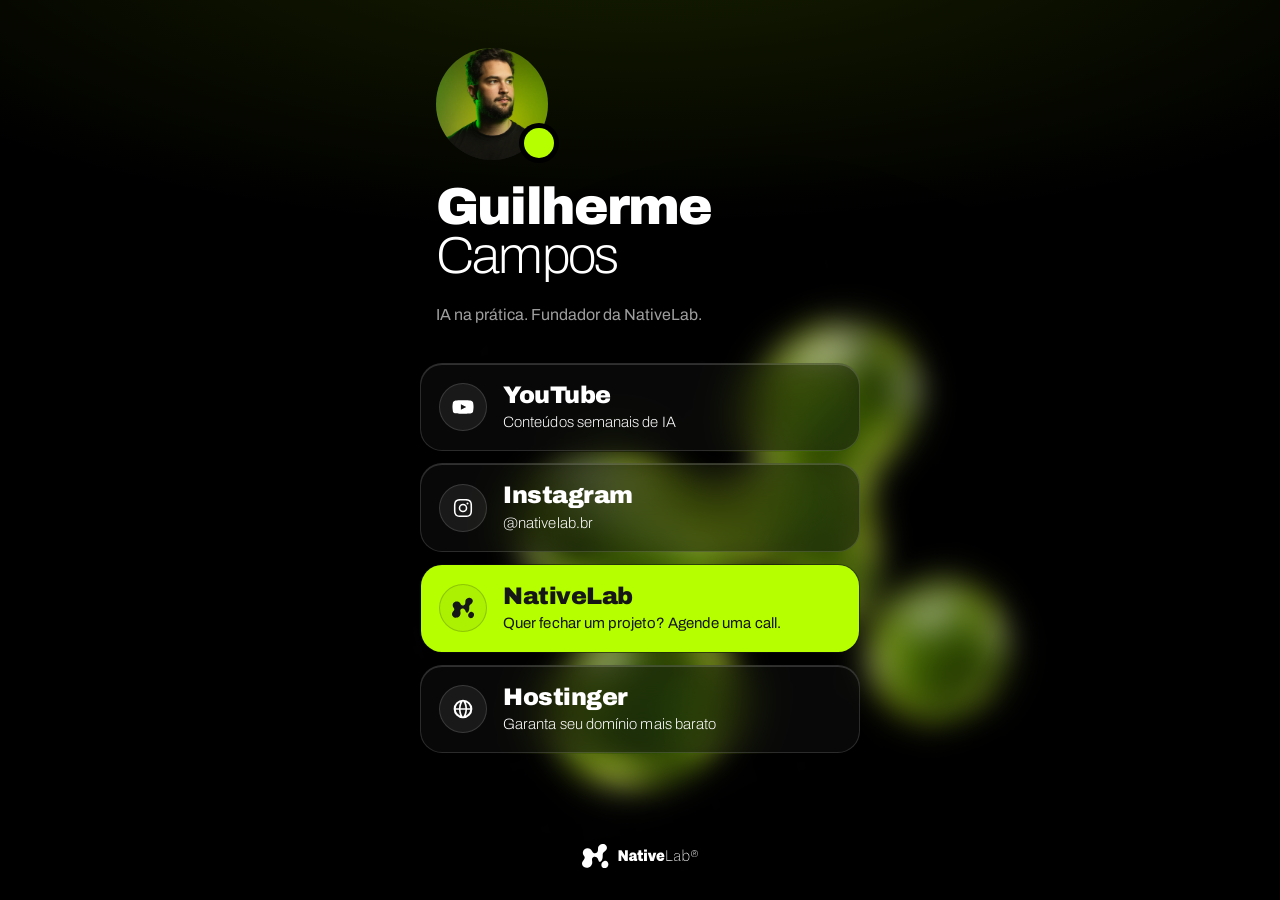
<file: links/index.html>
<!doctype html>
<html lang="pt-BR">
<head>
<meta charset="utf-8">
<meta name="viewport" content="width=device-width, initial-scale=1, viewport-fit=cover">
<title>Guilherme Campos | Links</title>
<meta name="description" content="Conteúdos semanais de IA, Instagram da NativeLab e o caminho para fechar um projeto com a gente.">
<meta name="theme-color" content="#000000">
<meta property="og:type" content="website">
<meta property="og:title" content="Guilherme Campos | Links">
<meta property="og:description" content="Conteúdos semanais de IA e o caminho para fechar um projeto com a NativeLab.">
<meta property="og:url" content="https://nativelab.online/links/">
<meta property="og:image" content="https://nativelab.online/assets/img/og-image.jpg">
<link rel="canonical" href="https://nativelab.online/links/">
<link rel="icon" href="../assets/img/favicon.svg" type="image/svg+xml">
<link rel="preload" as="font" type="font/woff2" href="../assets/fonts/archivo-var.woff2" crossorigin>
<link rel="preload" as="image" href="../assets/img/sobre/guilherme-retrato.webp">
<style>
@font-face { font-family: "Archivo"; src: url("../assets/fonts/archivo-var.woff2") format("woff2-variations"), url("../assets/fonts/archivo-var.woff2") format("woff2"); font-weight: 100 900; font-display: swap; }

:root {
  --lime: #B5FF00;
  --graphite: #161616;
  --black: #000000;
  --white: #FFFFFF;
  --mute: rgba(255, 255, 255, .62);
  --line: rgba(255, 255, 255, .12);
  --font: "Archivo", "Helvetica Neue", Arial, sans-serif;
  --ease-out: cubic-bezier(.16, 1, .3, 1);
  --ease-liquid: cubic-bezier(.65, 0, .35, 1);
}

* { box-sizing: border-box; margin: 0; }
html { background: var(--black); color-scheme: dark; }
body {
  min-height: 100svh;
  font-family: var(--font);
  color: var(--white);
  background:
    radial-gradient(120% 60% at 50% -10%, rgba(181, 255, 0, .13), transparent 60%),
    var(--black);
  -webkit-font-smoothing: antialiased;
  display: flex;
  justify-content: center;
}

.page {
  position: relative;
  z-index: 1;
  width: 100%;
  max-width: 480px;
  padding: max(40px, env(safe-area-inset-top)) 20px max(32px, env(safe-area-inset-bottom));
  display: flex;
  flex-direction: column;
  min-height: 100svh;
}

/* ---------- Quem ---------- */
.who { display: flex; flex-direction: column; align-items: flex-start; gap: 22px; padding: 8px 16px 36px; }

.portrait { position: relative; width: 112px; height: 112px; }
.portrait img {
  width: 100%; height: 100%;
  border-radius: 50%;
  object-fit: cover;
  object-position: 50% 22%;
  background: var(--graphite);
  display: block;
}
/* a gota do logo, encostada no retrato como o ponto do símbolo */
.portrait .drop {
  position: absolute;
  width: 30px; height: 30px;
  right: -6px; bottom: 2px;
  border-radius: 50%;
  background: var(--lime);
  box-shadow: 0 0 0 5px var(--black);
}

.name { font-size: clamp(40px, 11vw, 52px); line-height: .95; letter-spacing: -.035em; }
.name b { font-weight: 900; display: block; }
.name span { font-weight: 200; display: block; }
.role { font-size: 16px; line-height: 1.5; color: var(--mute); max-width: 34ch; }

/* ---------- Fundo: o símbolo 3D em vidro líquido, que os cards refratam ---------- */
.backdrop { position: fixed; inset: 0; z-index: 0; overflow: hidden; pointer-events: none; }
.backdrop img {
  position: absolute;
  width: min(165vw, 860px);
  left: 50%; top: 62%;
  transform: translate(-38%, -50%) rotate(-14deg);
  height: auto;
  filter: blur(16px);
  opacity: .7;
  mix-blend-mode: screen;
  -webkit-mask-image: radial-gradient(closest-side, #000 62%, transparent 100%);
  mask-image: radial-gradient(closest-side, #000 62%, transparent 100%);
}

/* ---------- Links em vidro ---------- */
.links { list-style: none; padding: 0; display: flex; flex-direction: column; gap: 12px; }

.link {
  position: relative;
  display: grid;
  grid-template-columns: 48px 1fr;
  align-items: center;
  gap: 16px;
  padding: 18px;
  border-radius: 22px;
  color: inherit;
  text-decoration: none;
  isolation: isolate;
  overflow: hidden;
  background: rgba(18, 18, 18, .46);
  border: 1px solid rgba(255, 255, 255, .14);
  box-shadow: inset 0 1px 0 rgba(255, 255, 255, .16);
  -webkit-backdrop-filter: blur(24px) saturate(160%);
  backdrop-filter: blur(24px) saturate(160%);
  -webkit-tap-highlight-color: transparent;
  transition: border-color .3s;
}
@supports not ((backdrop-filter: blur(1px)) or (-webkit-backdrop-filter: blur(1px))) {
  .link { background: rgba(22, 22, 22, .82); }
}
/* marca-texto: o lime preenche o card no toque */
.link::before {
  content: "";
  position: absolute; inset: 0;
  background: var(--lime);
  transform: scaleX(0);
  transform-origin: left;
  transition: transform .45s var(--ease-liquid);
  z-index: -1;
}
.link:hover::before, .link:focus-visible::before, .link:active::before { transform: scaleX(1); }
.link:hover, .link:focus-visible, .link:active { color: var(--graphite); border-color: transparent; }
.link:hover .desc, .link:focus-visible .desc, .link:active .desc { font-weight: 400; }
.link:focus-visible { outline: 2px solid var(--white); outline-offset: 3px; }

.icon {
  width: 48px; height: 48px;
  border-radius: 50%;
  background: rgba(255, 255, 255, .07);
  border: 1px solid rgba(255, 255, 255, .14);
  display: grid; place-items: center;
  transition: border-color .3s, background-color .3s;
}
.icon svg { width: 22px; height: 22px; fill: currentColor; }
.link:hover .icon, .link:focus-visible .icon, .link:active .icon { background: rgba(22, 22, 22, .06); border-color: rgba(22, 22, 22, .2); }

.text { display: flex; flex-direction: column; gap: 4px; min-width: 0; }
.title { font-size: 24px; font-weight: 900; letter-spacing: -.02em; line-height: 1.1; }
.desc { font-size: 15px; font-weight: 200; line-height: 1.35; letter-spacing: .005em; }

/* NativeLab: o link que gera projeto já vem marcado */
.link.is-main { color: var(--graphite); border-color: transparent; }
.link.is-main::before { transform: scaleX(1); }
.link.is-main .icon { background: rgba(22, 22, 22, .06); border-color: rgba(22, 22, 22, .2); }
.link.is-main .desc { font-weight: 400; }

/* ---------- Rodapé ---------- */
.foot { margin-top: auto; padding: 48px 16px 0; display: flex; justify-content: center; }
.foot a { color: var(--white); display: block; width: 116px; }
.foot svg { width: 100%; height: auto; display: block; }

/* ---------- Abertura (uma sequência só) ---------- */
@media (prefers-reduced-motion: no-preference) {
  .portrait .drop { animation: drop .9s .15s var(--ease-out) both; }
  .who > :not(.portrait), .links li, .foot { animation: rise .7s var(--ease-out) backwards; }
  .name { animation-delay: .25s; }
  .role { animation-delay: .32s; }
  .links li:nth-child(1) { animation-delay: .42s; }
  .links li:nth-child(2) { animation-delay: .48s; }
  .links li:nth-child(3) { animation-delay: .54s; }
  .links li:nth-child(4) { animation-delay: .60s; }
  .foot { animation-delay: .7s; }
}
@keyframes drop {
  0%   { transform: translateY(-160px) scale(.6); opacity: 0; }
  60%  { transform: translateY(6px) scale(1.08, .92); opacity: 1; }
  80%  { transform: translateY(-3px) scale(.97, 1.03); }
  100% { transform: none; }
}
@keyframes rise { from { opacity: 0; transform: translateY(14px); } to { opacity: 1; transform: none; } }
@media (prefers-reduced-motion: reduce) { .link::before { transition: none; } }
</style>
</head>
<body>
<div class="backdrop" aria-hidden="true"><img src="../assets/img/render-3d-square.webp" alt="" width="900" height="900"></div>
<main class="page">

  <header class="who">
    <div class="portrait">
      <img src="../assets/img/sobre/guilherme-retrato.webp" alt="Guilherme Campos" width="112" height="112">
      <span class="drop" aria-hidden="true"></span>
    </div>
    <h1 class="name"><b>Guilherme</b><span>Campos</span></h1>
    <p class="role">IA na prática. Fundador da NativeLab.</p>
  </header>

  <ul class="links">
    <li>
      <a class="link" href="https://www.youtube.com/@guilhermenativelab" target="_blank" rel="noopener">
        <span class="icon" aria-hidden="true"><svg viewBox="0 0 24 24"><path d="M23 7.2a3 3 0 0 0-2.1-2.1C19 4.6 12 4.6 12 4.6s-7 0-8.9.5A3 3 0 0 0 1 7.2 31 31 0 0 0 .5 12 31 31 0 0 0 1 16.8a3 3 0 0 0 2.1 2.1c1.9.5 8.9.5 8.9.5s7 0 8.9-.5a3 3 0 0 0 2.1-2.1 31 31 0 0 0 .5-4.8 31 31 0 0 0-.5-4.8zM9.7 15.1V8.9L15.6 12z"/></svg></span>
        <span class="text"><span class="title">YouTube</span><span class="desc">Conteúdos semanais de IA</span></span>
      </a>
    </li>
    <li>
      <a class="link" href="https://www.instagram.com/nativelab.br/" target="_blank" rel="noopener">
        <span class="icon" aria-hidden="true"><svg viewBox="0 0 24 24"><path d="M12 7.3a4.7 4.7 0 1 0 0 9.4 4.7 4.7 0 0 0 0-9.4zm0 7.7a3 3 0 1 1 0-6 3 3 0 0 1 0 6zm6-7.9a1.1 1.1 0 1 1-2.2 0 1.1 1.1 0 0 1 2.2 0zM12 2.2c-2.7 0-3 0-4 .1-1.1 0-1.8.2-2.4.5a5 5 0 0 0-1.8 1.1A5 5 0 0 0 2.7 5.6c-.3.6-.4 1.3-.5 2.4-.1 1-.1 1.4-.1 4s0 3 .1 4c0 1.1.2 1.8.5 2.4.3.7.6 1.2 1.1 1.8.6.5 1.1.8 1.8 1.1.6.3 1.3.4 2.4.5 1 .1 1.3.1 4 .1s3 0 4-.1c1.1 0 1.8-.2 2.4-.5a5 5 0 0 0 1.8-1.1 5 5 0 0 0 1.1-1.8c.3-.6.4-1.3.5-2.4.1-1 .1-1.4.1-4s0-3-.1-4c0-1.1-.2-1.8-.5-2.4a5 5 0 0 0-1.1-1.8A5 5 0 0 0 18.4 2.7c-.6-.3-1.3-.4-2.4-.5-1-.1-1.3-.1-4-.1zm0 1.7c2.6 0 2.9 0 4 .1 1 0 1.5.2 1.8.3.5.2.8.4 1.2.8.4.4.6.7.8 1.2.1.3.3.8.3 1.8.1 1 .1 1.3.1 3.9s0 2.9-.1 4c0 1-.2 1.5-.3 1.8-.2.5-.4.8-.8 1.2-.4.4-.7.6-1.2.8-.3.1-.8.3-1.8.3-1 .1-1.4.1-4 .1s-2.9 0-4-.1c-1 0-1.5-.2-1.8-.3-.5-.2-.8-.4-1.2-.8a3.3 3.3 0 0 1-.8-1.2c-.1-.3-.3-.8-.3-1.8-.1-1-.1-1.4-.1-4s0-2.9.1-3.9c0-1 .2-1.5.3-1.8.2-.5.4-.8.8-1.2.4-.4.7-.6 1.2-.8.3-.1.8-.3 1.8-.3 1-.1 1.4-.1 4-.1z"/></svg></span>
        <span class="text"><span class="title">Instagram</span><span class="desc">@nativelab.br</span></span>
      </a>
    </li>
    <li>
      <a class="link is-main" href="https://nativelab.online/">
        <span class="icon" aria-hidden="true"><svg viewBox="0 0 2000 1844"><g transform="translate(0,1844) scale(0.1,-0.1)"><path d="M15420 18425 c-449 -42 -900 -169 -1315 -370 -996 -483 -1733 -1388 -1894 -2325 -22 -128 -35 -280 -51 -605 -6 -121 -15 -290 -20 -375 -5 -85 -12 -216 -15 -290 -3 -74 -8 -151 -10 -170 -2 -19 -7 -96 -10 -170 -24 -595 -72 -857 -222 -1225 -126 -310 -305 -579 -547 -820 -318 -317 -682 -513 -1111 -599 -842 -170 -1632 173 -2194 952 -89 124 -159 247 -291 507 -264 524 -490 845 -850 1206 -437 439 -915 737 -1470 917 -181 59 -415 115 -570 136 -19 3 -75 10 -125 17 -144 20 -848 16 -884 -5 -3 -2 -31 -7 -61 -10 -294 -35 -671 -139 -975 -268 -969 -413 -1677 -1164 -2003 -2123 -255 -748 -221 -1550 100 -2355 137 -344 357 -715 625 -1051 118 -149 160 -210 237 -339 200 -337 296 -671 296 -1035 0 -245 -43 -467 -135 -701 -61 -152 -119 -262 -220 -414 -92 -139 -179 -243 -401 -482 -413 -445 -690 -837 -919 -1303 -284 -579 -400 -1107 -373 -1700 42 -928 522 -1795 1294 -2337 430 -302 1010 -537 1566 -632 498 -86 1079 -75 1565 29 1097 236 2047 874 2650 1780 357 537 572 1120 663 1800 19 145 25 266 25 550 0 434 -20 625 -115 1076 -158 749 -140 1324 57 1833 108 279 265 519 482 737 342 344 754 539 1241 590 159 16 452 6 600 -21 472 -86 875 -294 1227 -634 373 -358 640 -795 953 -1556 28 -69 66 -161 85 -205 18 -44 76 -186 128 -315 53 -129 130 -318 172 -420 42 -102 81 -198 87 -215 38 -107 229 -318 353 -390 171 -99 299 -134 493 -135 338 0 600 128 951 465 516 496 881 1237 1075 2182 70 340 120 742 143 1158 9 167 9 814 0 970 -4 61 -12 187 -18 282 -14 224 -1 440 42 713 59 364 188 714 376 1019 109 177 230 328 393 492 172 173 263 249 515 424 369 257 621 461 869 704 497 489 799 987 932 1541 98 406 101 884 8 1280 -124 522 -431 1045 -819 1392 -403 360 -904 623 -1445 757 -364 90 -770 120 -1140 86z"/><path d="M17475 5699 c-673 -82 -1360 -436 -1876 -966 -394 -404 -682 -907 -822 -1433 -84 -313 -119 -661 -97 -950 36 -488 175 -911 424 -1288 490 -744 1296 -1138 2141 -1048 949 102 1814 676 2320 1540 468 799 567 1802 258 2620 -290 771 -925 1336 -1671 1491 -199 42 -494 56 -677 34z"/></g></svg></span>
        <span class="text"><span class="title">NativeLab</span><span class="desc">Quer fechar um projeto? Agende uma call.</span></span>
      </a>
    </li>
    <li>
      <a class="link" href="https://www.hostinger.com/br?REFERRALCODE=NATIVELAB" target="_blank" rel="noopener sponsored">
        <span class="icon" aria-hidden="true"><svg viewBox="0 0 24 24"><path d="M12 1.8a10.2 10.2 0 1 0 0 20.4 10.2 10.2 0 0 0 0-20.4zm7.9 9.3h-3.5a15.6 15.6 0 0 0-1.4-6.4 8.5 8.5 0 0 1 4.9 6.4zM12 3.6c.9 1.1 2.4 3.6 2.6 7.5H9.4C9.6 7.2 11.1 4.7 12 3.6zM9 4.7a15.6 15.6 0 0 0-1.4 6.4H4.1A8.5 8.5 0 0 1 9 4.7zm-4.9 8.2h3.5c.1 2.5.6 4.6 1.4 6.4a8.5 8.5 0 0 1-4.9-6.4zm7.9 7.5c-.9-1.1-2.4-3.6-2.6-7.5h5.2c-.2 3.9-1.7 6.4-2.6 7.5zm3-1.1c.8-1.8 1.3-3.9 1.4-6.4h3.5a8.5 8.5 0 0 1-4.9 6.4z"/></svg></span>
        <span class="text"><span class="title">Hostinger</span><span class="desc">Garanta seu domínio mais barato</span></span>
      </a>
    </li>
  </ul>

  <footer class="foot">
    <a href="https://nativelab.online/" aria-label="NativeLab"><svg viewBox="0 0 2000.000000 419.000000" aria-hidden="true"><g transform="translate(0.000000,419.000000) scale(0.100000,-0.100000)" fill="currentColor" stroke="none"> <path d="M3480 4183 c-257 -39 -477 -175 -608 -377 -86 -131 -97 -183 -121 -596 -14 -238 -54 -344 -175 -466 -104 -103 -230 -151 -376 -141 -94 6 -172 35 -251 95 -74 55 -131 129 -200 263 -175 335 -469 514 -814 496 -369 -19 -672 -254 -766 -593 -30 -107 -30 -265 0 -379 27 -104 95 -241 167 -335 108 -143 149 -269 126 -392 -17 -91 -71 -194 -145 -274 -151 -163 -255 -336 -292 -484 -79 -310 47 -618 322 -782 387 -233 923 -132 1213 229 71 88 152 248 182 358 31 117 31 348 0 498 -66 320 25 555 255 664 66 32 89 38 166 41 164 8 293 -42 408 -157 88 -88 136 -173 241 -424 48 -116 97 -221 109 -234 59 -62 173 -81 257 -43 134 61 270 248 330 455 46 158 54 230 62 550 7 299 8 313 33 383 51 147 133 245 301 364 182 129 312 286 362 442 38 116 38 266 1 381 -73 222 -276 393 -529 445 -84 18 -193 23 -258 13z"/> <path d="M10690 3055 l0 -195 255 0 255 0 0 195 0 195 -255 0 -255 0 0 -195z"/> <path d="M17360 2260 l0 -990 45 0 45 0 0 144 c0 79 3 151 6 160 4 10 17 -7 40 -52 90 -179 240 -273 434 -275 368 -3 607 307 587 763 -7 152 -31 251 -88 361 -97 186 -267 289 -474 289 -153 -1 -245 -38 -350 -144 -63 -64 -89 -104 -133 -206 -8 -18 -11 105 -11 458 l-1 482 -50 0 -50 0 0 -990z m680 304 c173 -39 299 -182 351 -400 18 -77 20 -109 16 -234 -3 -90 -12 -168 -22 -204 -75 -266 -290 -426 -521 -388 -184 31 -322 172 -381 392 -24 90 -24 336 1 435 52 211 184 358 361 401 69 17 115 17 195 -2z"/> <path d="M19246 3124 c-158 -38 -311 -161 -380 -306 -176 -368 23 -792 409 -873 383 -80 725 198 725 590 0 237 -128 447 -330 543 -47 22 -109 45 -138 51 -72 15 -214 12 -286 -5z m267 -59 c261 -55 430 -284 414 -560 -13 -225 -135 -399 -334 -475 -73 -28 -229 -38 -311 -20 -232 50 -393 244 -409 490 -23 372 281 641 640 565z"/> <path d="M19190 2551 l0 -311 30 0 29 0 3 118 3 117 80 3 80 2 74 -120 c71 -116 75 -120 109 -120 42 0 43 -4 -42 130 l-66 105 33 13 c94 37 131 89 131 187 0 76 -28 126 -88 157 -36 20 -60 23 -208 26 l-168 4 0 -311z m335 235 c85 -36 87 -191 3 -237 -14 -8 -75 -15 -150 -17 l-128 -4 0 136 0 136 120 0 c82 0 132 -5 155 -14z"/> <path d="M6300 2195 l0 -925 240 0 240 0 0 495 c0 272 3 495 8 495 4 0 142 -223 306 -495 l298 -495 254 0 254 0 -2 923 -3 922 -240 0 -240 0 -5 -485 -5 -485 -295 485 -295 485 -257 3 -258 2 0 -925z"/> <path d="M9748 2952 c-6 -191 -16 -224 -73 -248 -19 -8 -55 -14 -80 -14 l-45 0 0 -190 0 -189 83 -3 82 -3 5 -370 c6 -398 8 -415 63 -507 50 -85 132 -141 247 -169 87 -22 349 -17 425 7 l60 20 3 197 c1 108 1 197 -2 197 -2 0 -23 -7 -46 -15 -55 -20 -143 -19 -185 1 -61 29 -65 49 -65 363 l0 281 150 0 150 0 0 195 0 195 -150 0 -150 0 -2 208 -3 207 -231 3 -231 2 -5 -168z"/> <path d="M14577 3114 c-4 -4 -7 -421 -7 -926 l0 -918 536 0 535 0 -3 48 -3 47 -477 3 -478 2 -2 873 -3 872 -45 3 c-25 2 -49 0 -53 -4z"/> <path d="M8650 2719 c-310 -47 -500 -241 -500 -510 l0 -59 238 0 237 0 -3 52 c-6 106 54 162 166 156 55 -4 67 -8 95 -36 31 -31 32 -36 35 -126 l4 -93 -130 -6 c-298 -15 -511 -84 -605 -197 -59 -70 -80 -127 -85 -231 -11 -240 105 -384 338 -420 122 -19 268 8 359 65 38 25 131 121 131 137 0 25 17 4 28 -35 18 -58 62 -109 119 -137 90 -44 372 -35 431 13 9 8 12 57 12 184 l0 174 -38 -6 c-66 -10 -66 -11 -73 345 -6 340 -10 364 -66 476 -34 66 -125 153 -196 188 -125 61 -342 90 -497 66z m270 -948 c0 -71 -3 -83 -26 -111 -61 -71 -190 -99 -251 -54 -32 24 -49 78 -39 119 17 68 130 118 279 124 l37 1 0 -79z"/> <path d="M13425 2721 c-163 -26 -280 -85 -390 -195 -131 -132 -191 -281 -202 -501 -19 -393 159 -670 486 -757 101 -27 305 -29 406 -4 91 22 200 75 267 130 99 81 181 226 195 348 l6 48 -235 0 -236 0 -6 -33 c-9 -47 -33 -77 -80 -98 -83 -38 -200 -14 -245 49 -29 42 -51 107 -51 153 l0 39 429 0 429 0 7 65 c10 87 -9 239 -42 338 -33 98 -105 209 -176 272 -61 53 -167 107 -255 130 -75 19 -236 27 -307 16z m194 -376 c56 -28 89 -84 105 -172 l6 -33 -196 0 -196 0 7 33 c13 66 58 140 100 164 47 27 131 31 174 8z"/> <path d="M10690 1985 l0 -715 255 0 255 0 0 715 0 715 -255 0 -255 0 0 -715z"/> <path d="M11330 2692 c0 -4 101 -324 225 -710 124 -387 225 -705 225 -707 0 -3 132 -5 293 -5 l293 0 227 708 c125 389 227 711 227 715 0 4 -115 7 -255 7 -140 0 -255 -2 -255 -5 0 -2 -36 -138 -81 -302 -44 -164 -92 -359 -106 -433 -14 -74 -28 -144 -32 -154 -5 -13 -15 22 -30 100 -13 65 -64 270 -115 454 l-91 335 -262 3 c-145 1 -263 -1 -263 -6z"/> <path d="M16248 2644 c-127 -30 -233 -110 -283 -211 -24 -48 -30 -74 -33 -150 l-4 -93 51 0 51 0 0 69 c0 37 5 83 12 102 31 92 111 162 222 194 81 24 242 17 307 -12 124 -56 178 -173 182 -394 l2 -114 -175 -12 c-286 -21 -448 -59 -560 -135 -110 -73 -155 -170 -148 -317 9 -193 111 -293 328 -322 220 -30 428 70 526 255 l31 58 6 -79 c12 -151 43 -205 131 -223 29 -6 59 -9 67 -6 8 2 26 7 42 10 24 6 27 11 27 50 l0 44 -34 -10 c-49 -15 -94 5 -114 51 -14 31 -17 103 -23 471 -5 379 -8 442 -23 490 -70 214 -197 301 -436 299 -52 0 -121 -7 -152 -15z m510 -809 c3 -131 -13 -187 -92 -303 -96 -144 -226 -209 -402 -200 -196 11 -291 105 -287 285 2 143 97 233 298 282 113 28 306 49 425 47 l55 -1 3 -110z"/> <path d="M3911 1285 c-35 -8 -107 -35 -160 -61 -83 -40 -109 -60 -192 -143 -80 -80 -103 -111 -141 -188 -63 -124 -82 -215 -75 -352 6 -123 29 -200 87 -290 68 -105 162 -181 277 -224 89 -33 241 -30 348 7 44 15 103 40 130 56 383 221 484 755 199 1050 -130 135 -290 184 -473 145z"/> </g></svg></a>
  </footer>

</main>
</body>
</html>
</file>
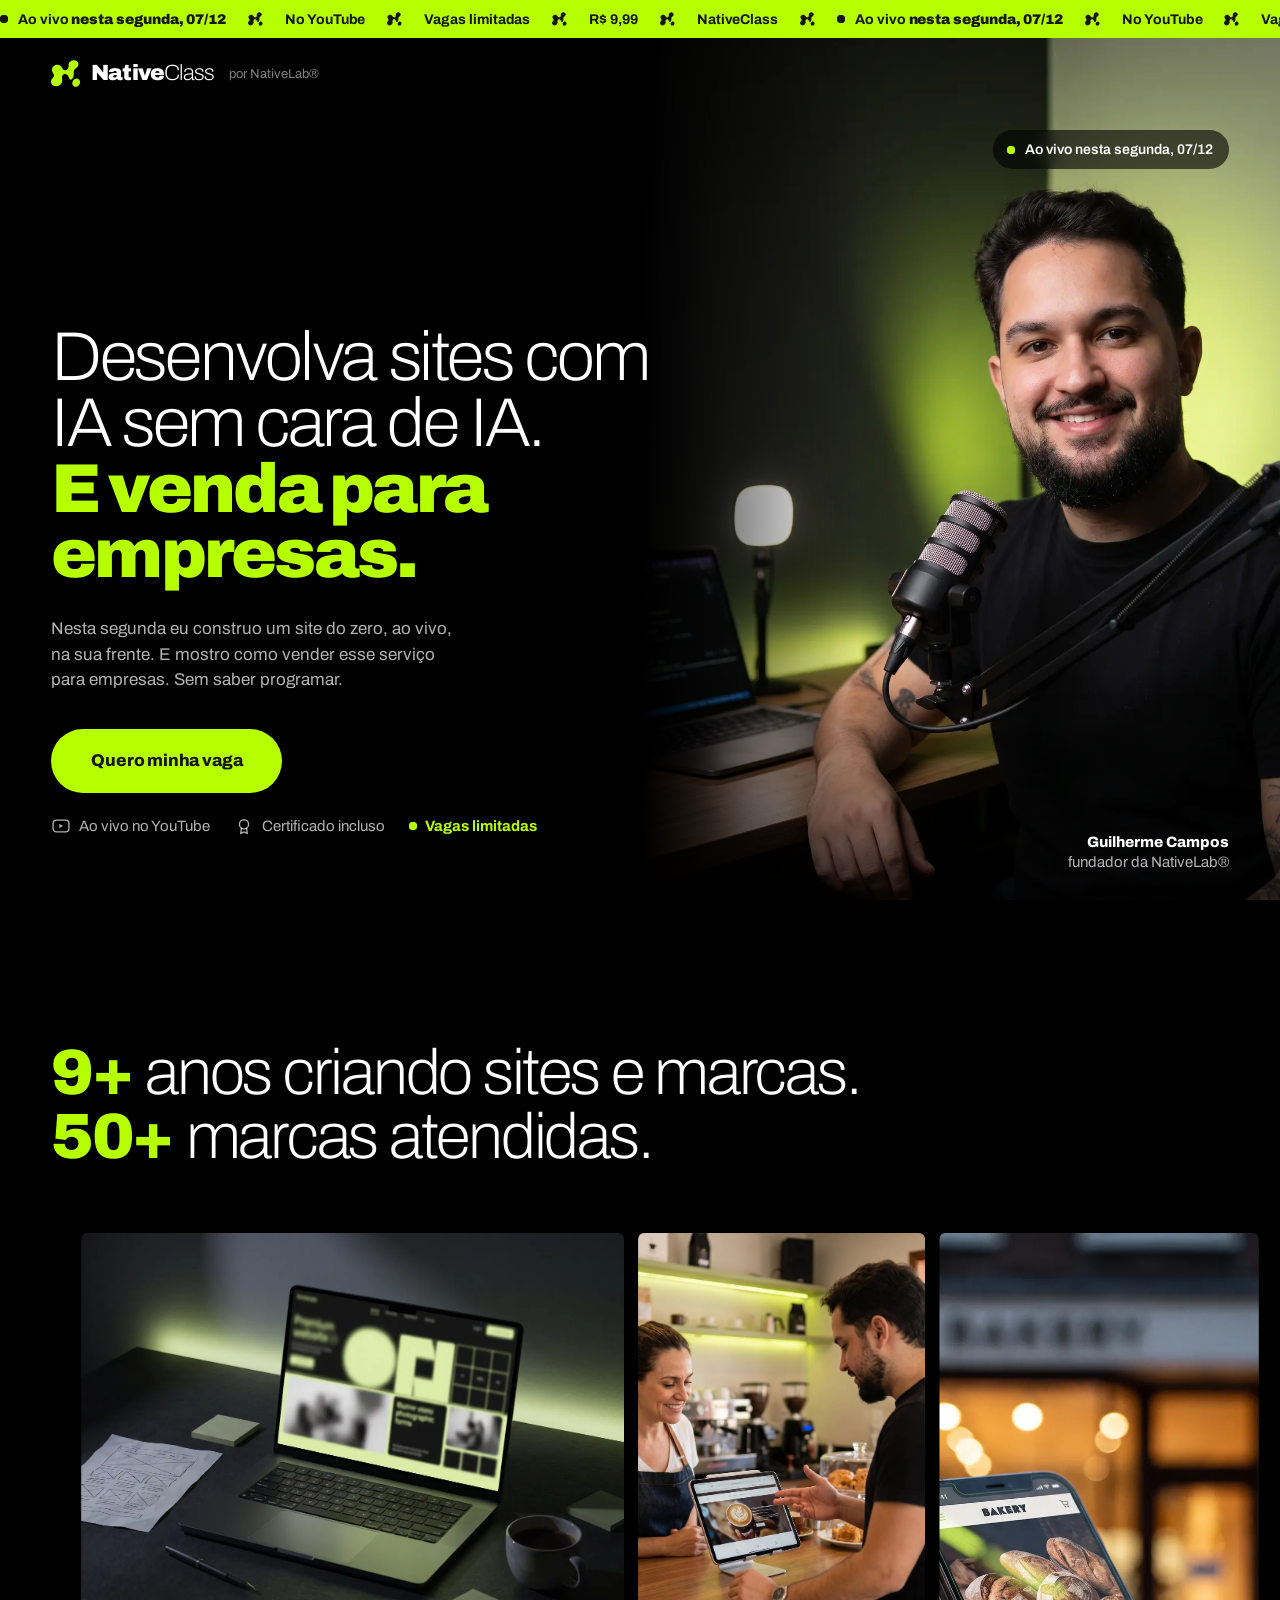
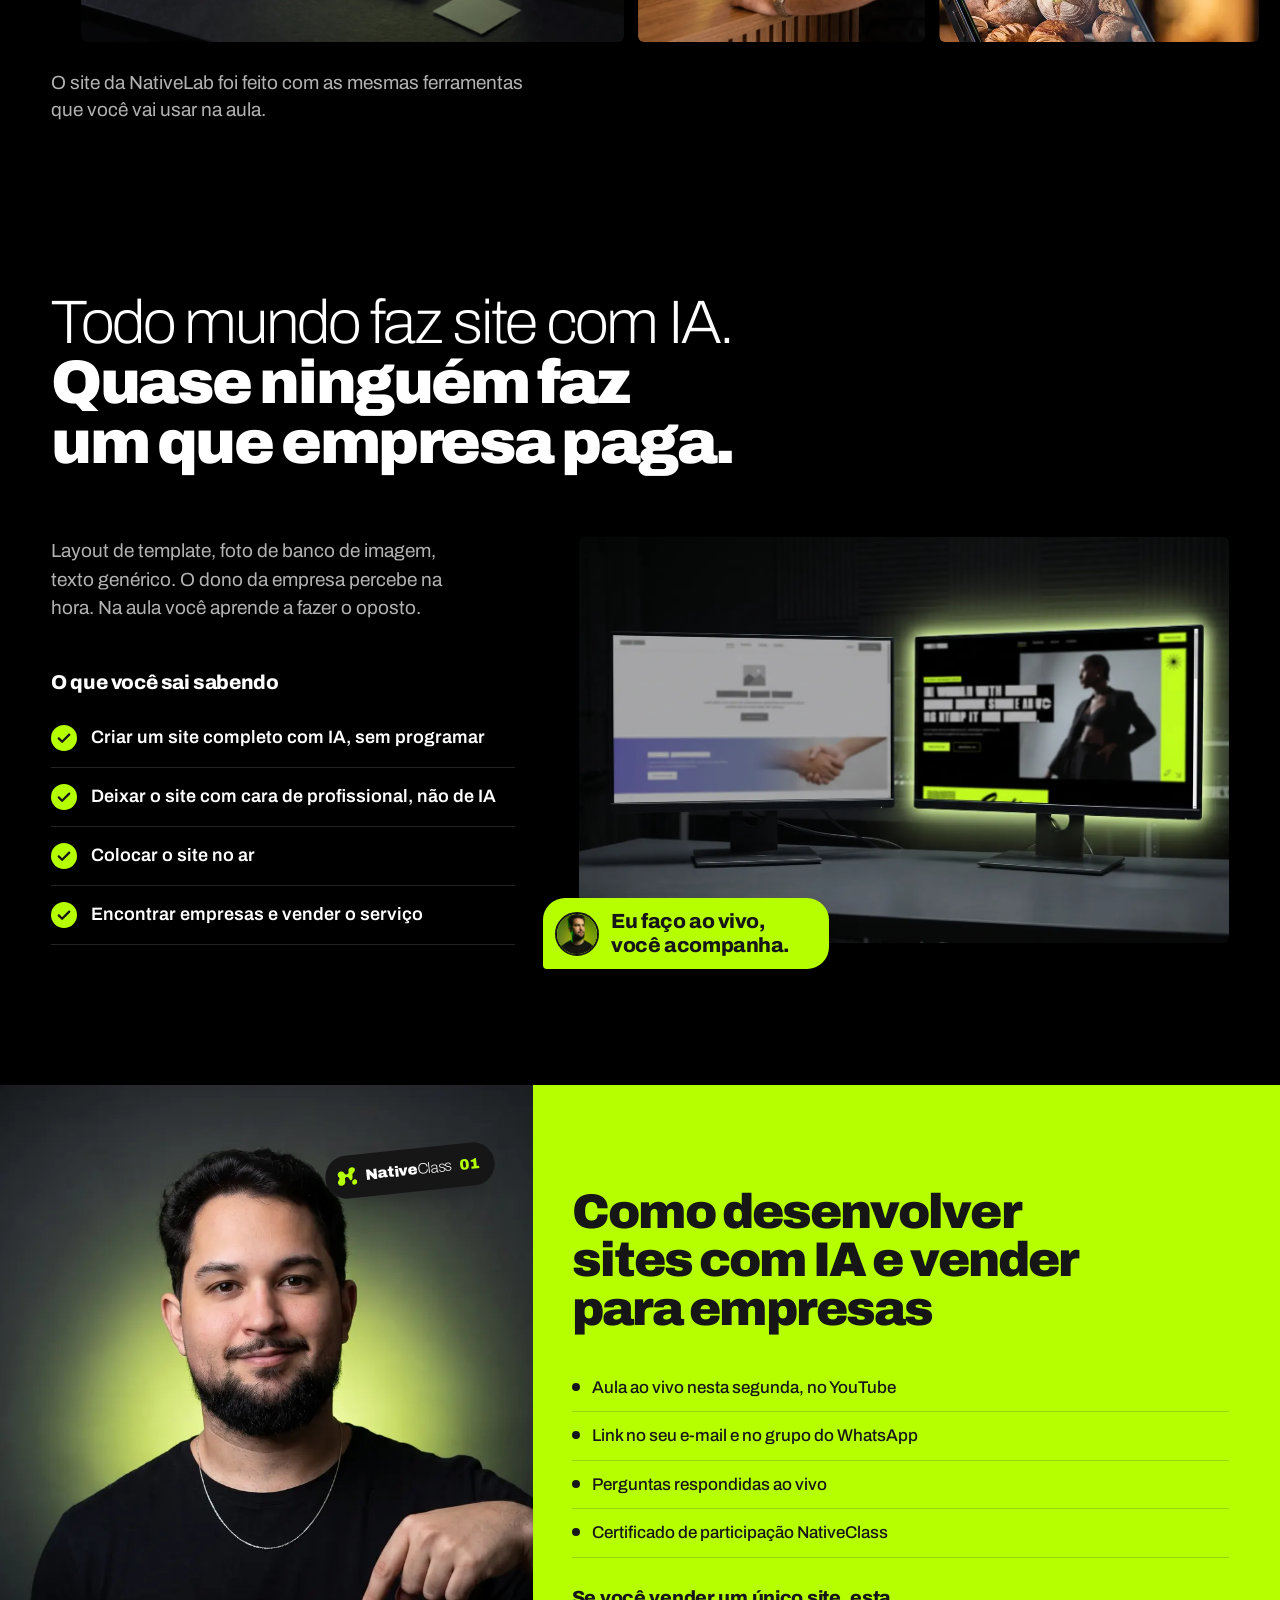
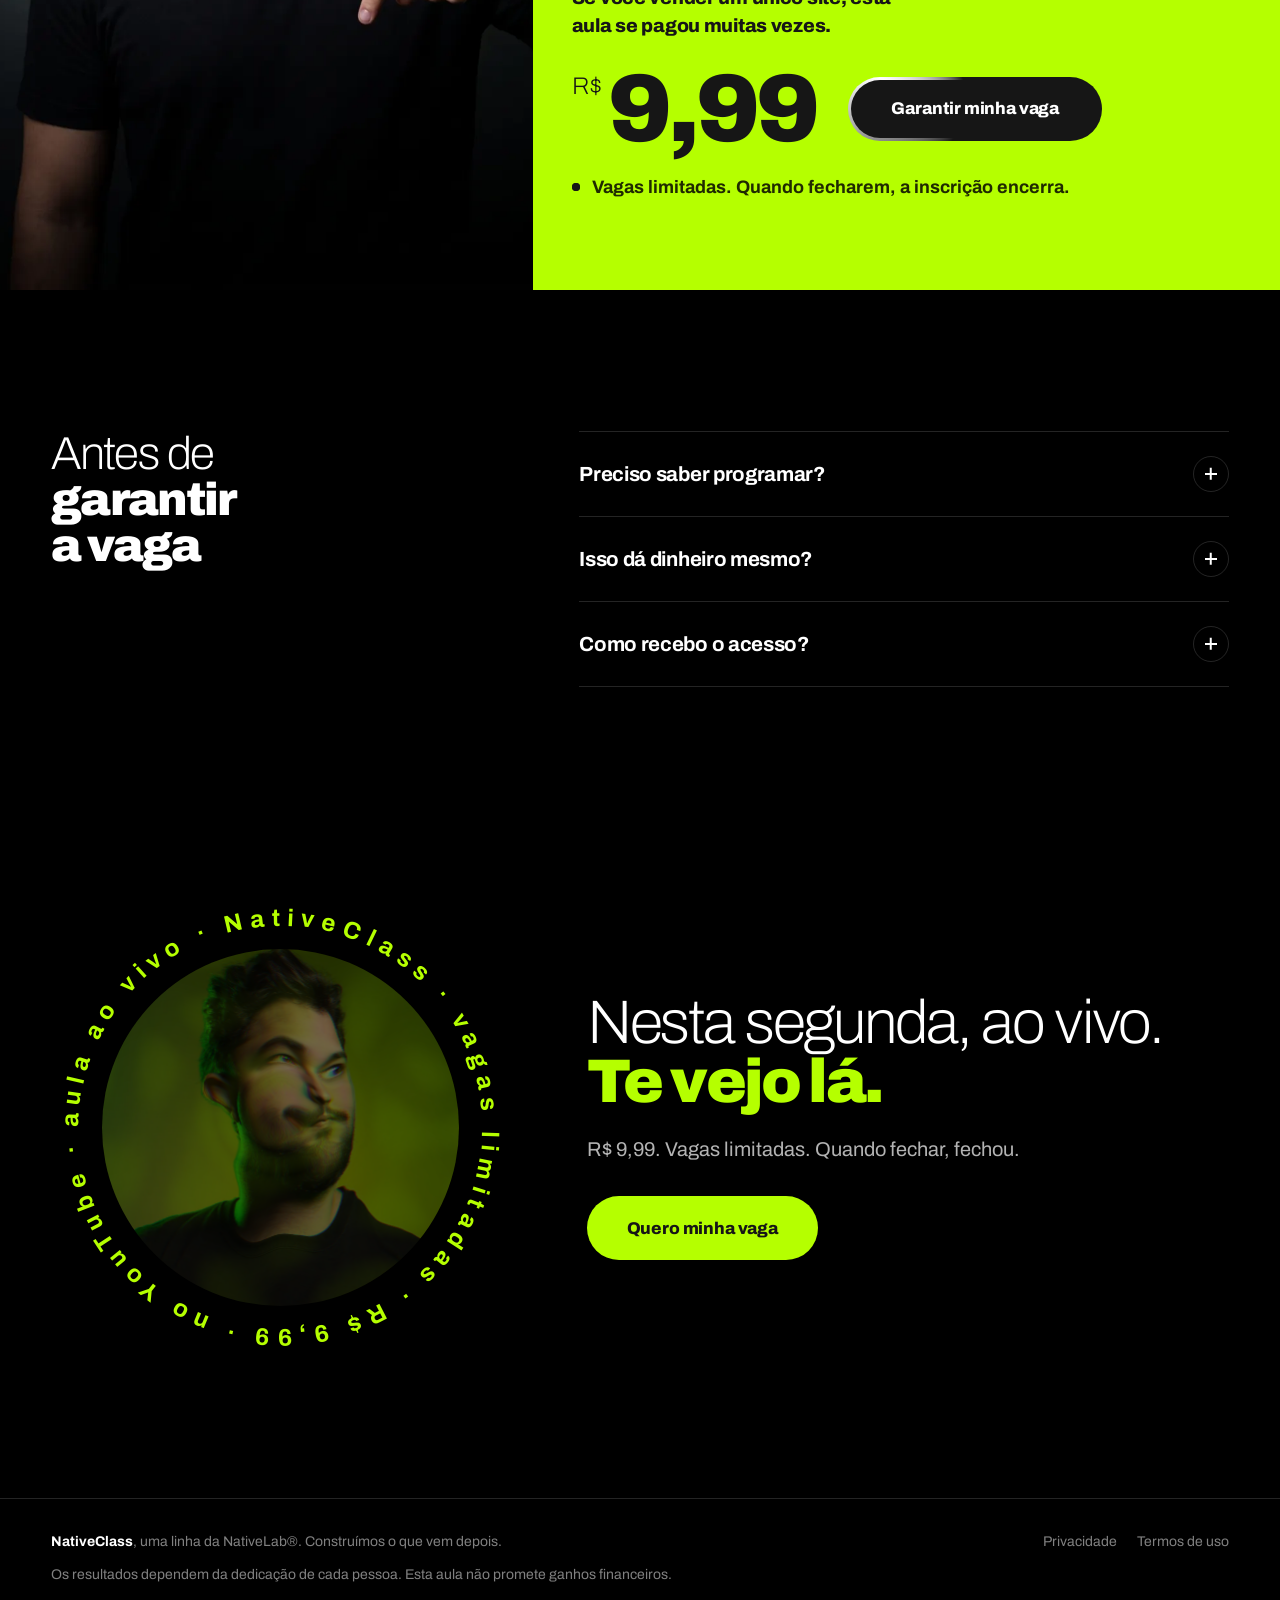
<file: nativeclass/index.html>
<!doctype html>
<html lang="pt-BR">
<head>
<meta charset="utf-8">
<meta name="viewport" content="width=device-width, initial-scale=1, viewport-fit=cover">
<title>NativeClass | Sites com IA para vender a empresas</title>
<meta name="description" content="Aula ao vivo com Guilherme Campos, fundador da NativeLab: desenvolva sites com IA sem cara de IA e venda para empresas. Nesta segunda, no YouTube. R$ 9,99. Vagas limitadas.">
<meta name="theme-color" content="#000000">
<meta property="og:type" content="website">
<meta property="og:title" content="NativeClass · Como desenvolver sites com IA e vender para empresas">
<meta property="og:description" content="Aula ao vivo nesta segunda, no YouTube. R$ 9,99. Vagas limitadas.">
<meta property="og:url" content="https://nativelab.online/nativeclass/">
<meta property="og:image" content="https://nativelab.online/nativeclass/assets/img/og-image.jpg">
<meta name="twitter:card" content="summary_large_image">
<link rel="canonical" href="https://nativelab.online/nativeclass/">
<link rel="icon" href="assets/img/favicon.svg" type="image/svg+xml">
<link rel="preload" as="font" type="font/woff2" href="assets/fonts/archivo-var.woff2" crossorigin>
<link rel="preload" as="image" href="assets/img/guilherme-hero.webp" media="(min-width: 901px)">
<link rel="preload" as="image" href="assets/img/guilherme-hero-m.webp" media="(max-width: 900px)">
<link rel="stylesheet" href="assets/css/style.css">
</head>
<body>
<a class="skip" href="#conteudo">Pular para o conteúdo</a>

<!-- SVG reaproveitado: símbolo da NativeLab -->
<svg width="0" height="0" style="position:absolute" aria-hidden="true">
  <symbol id="nl-symbol" viewBox="0 0 470 419">
    <g transform="translate(0,419) scale(0.1,-0.1)" fill="currentColor">
      <path d="M3480 4183 c-257 -39 -477 -175 -608 -377 -86 -131 -97 -183 -121 -596 -14 -238 -54 -344 -175 -466 -104 -103 -230 -151 -376 -141 -94 6 -172 35 -251 95 -74 55 -131 129 -200 263 -175 335 -469 514 -814 496 -369 -19 -672 -254 -766 -593 -30 -107 -30 -265 0 -379 27 -104 95 -241 167 -335 108 -143 149 -269 126 -392 -17 -91 -71 -194 -145 -274 -151 -163 -255 -336 -292 -484 -79 -310 47 -618 322 -782 387 -233 923 -132 1213 229 71 88 152 248 182 358 31 117 31 348 0 498 -66 320 25 555 255 664 66 32 89 38 166 41 164 8 293 -42 408 -157 88 -88 136 -173 241 -424 48 -116 97 -221 109 -234 59 -62 173 -81 257 -43 134 61 270 248 330 455 46 158 54 230 62 550 7 299 8 313 33 383 51 147 133 245 301 364 182 129 312 286 362 442 38 116 38 266 1 381 -73 222 -276 393 -529 445 -84 18 -193 23 -258 13z"/>
      <path d="M3911 1285 c-35 -8 -107 -35 -160 -61 -83 -40 -109 -60 -192 -143 -80 -80 -103 -111 -141 -188 -63 -124 -82 -215 -75 -352 6 -123 29 -200 87 -290 68 -105 162 -181 277 -224 89 -33 241 -30 348 7 44 15 103 40 130 56 383 221 484 755 199 1050 -130 135 -290 184 -473 145z"/>
    </g>
  </symbol>
</svg>

<!-- Gota do cursor (desktop) -->
<div class="drop" aria-hidden="true"></div>

<!-- ============ BARRA SUPERIOR ============ -->
<div class="ticker" role="note" aria-label="Aula ao vivo nesta segunda, no YouTube. Vagas limitadas. R$ 9,99.">
  <div class="ticker-track" aria-hidden="true">
    <div class="ticker-row">
      <span><i class="pulse"></i><span>Ao vivo <b data-when="phrase-date">nesta segunda</b></span></span>
      <svg><use href="#nl-symbol"/></svg>
      <span>No YouTube</span>
      <svg><use href="#nl-symbol"/></svg>
      <span>Vagas limitadas</span>
      <svg><use href="#nl-symbol"/></svg>
      <span>R$&nbsp;9,99</span>
      <svg><use href="#nl-symbol"/></svg>
      <span>NativeClass</span>
      <svg><use href="#nl-symbol"/></svg>
    </div>
  </div>
</div>

<!-- ============ TOPO ============ -->
<header class="bar" data-bar>
  <a class="brand" href="#topo" aria-label="NativeClass, voltar ao topo">
    <svg class="brand-mark" aria-hidden="true"><use href="#nl-symbol"/></svg>
    <span class="brand-name" translate="no"><b>Native</b>Class</span>
    <span class="brand-by">por NativeLab®</span>
  </a>
  <a class="btn btn-lime btn-sm" href="#oferta" data-checkout data-place="topo">Garantir vaga</a>
</header>

<main id="conteudo">

<!-- ============ 1 · HERO ============ -->
<section class="hero" id="topo">
  <figure class="hero-photo liquid" data-liquid="hero">
    <picture>
      <source media="(max-width: 900px)" srcset="assets/img/guilherme-hero-m.webp">
      <img src="assets/img/guilherme-hero.webp" alt="Guilherme Campos sorrindo no seu estúdio de transmissão, com microfone e notebook" width="1200" height="1490" fetchpriority="high">
    </picture>
    <canvas aria-hidden="true"></canvas>
    <span class="onair"><i class="pulse"></i><span>Ao vivo <span data-when="phrase-date">nesta segunda</span></span></span>
    <figcaption>Guilherme Campos<span>fundador da NativeLab®</span></figcaption>
  </figure>

  <div class="hero-copy">
    <h1 class="hero-title">
      <span class="line"><span class="w-thin">Desenvolva sites com IA sem cara de IA.</span></span>
      <span class="line"><span class="w-black">E venda para empresas.</span></span>
    </h1>
    <p class="hero-sub" data-in>
      <span data-when="Phrase">Nesta segunda</span> eu construo um site do zero, ao vivo, na sua frente. E mostro como vender esse serviço para empresas. Sem saber programar.
    </p>
    <div class="hero-cta" data-in>
      <a class="btn btn-lime btn-lg" href="#oferta" data-checkout data-magnet data-place="hero">Quero minha vaga</a>
      <ul class="facts">
        <li><svg viewBox="0 0 24 24" aria-hidden="true"><rect x="2.5" y="5" width="19" height="14" rx="4"/><path d="M10 9.5v5l4.5-2.5z" class="fill"/></svg>Ao vivo no YouTube</li>
        <li><svg viewBox="0 0 24 24" aria-hidden="true"><circle cx="12" cy="10" r="5.5"/><path d="M9 14.5 8 21l4-2 4 2-1-6.5"/></svg>Certificado incluso</li>
        <li class="facts-hot"><i class="pulse"></i>Vagas limitadas</li>
      </ul>
    </div>
  </div>
</section>

<!-- ============ 2 · PROVA ============ -->
<section class="proof" aria-labelledby="proof-title">
  <h2 class="proof-statement" id="proof-title">
    <span class="line"><span><b class="w-black"><span data-count="9">9</span>+</b> <span class="w-thin">anos criando sites e marcas.</span></span></span>
    <span class="line"><span><b class="w-black"><span data-count="50">50</span>+</b> <span class="w-thin">marcas atendidas.</span></span></span>
  </h2>
  <div class="proof-strip" data-drift>
    <img class="ph ph-a" src="assets/img/cena-notebook.webp" alt="Notebook numa mesa escura mostrando um site com visual profissional" width="1400" height="1045" loading="lazy">
    <img class="ph ph-b" src="assets/img/guilherme-venda.webp" alt="Guilherme apresentando um site no tablet para a dona de uma cafeteria" width="900" height="1117" loading="lazy">
    <img class="ph ph-c" src="assets/img/cena-padaria.webp" alt="Celular mostrando o site de uma padaria em frente à loja" width="900" height="808" loading="lazy">
  </div>
  <div class="proof-foot" data-in>
    <p class="proof-line">O site da NativeLab foi feito com as mesmas ferramentas que você vai usar na aula.</p>
  </div>
</section>

<!-- ============ 3 · A VIRADA ============ -->
<section class="turn" aria-labelledby="turn-title">
  <h2 class="turn-title" id="turn-title">
    <span class="line"><span class="w-thin">Todo mundo faz site com IA.</span></span>
    <span class="line"><span class="w-black">Quase ninguém faz um que empresa paga.</span></span>
  </h2>
  <div class="turn-body">
    <div>
      <p class="turn-text" data-in>Layout de template, foto de banco de imagem, texto genérico. O dono da empresa percebe na hora. Na aula você aprende a fazer o oposto.</p>
      <h3 class="turn-h3" data-in>O que você sai sabendo</h3>
      <ul class="checks" data-stagger>
        <li><svg viewBox="0 0 24 24" aria-hidden="true"><path d="m5 12.5 4.5 4.5L19 7.5"/></svg>Criar um site completo com IA, sem programar</li>
        <li><svg viewBox="0 0 24 24" aria-hidden="true"><path d="m5 12.5 4.5 4.5L19 7.5"/></svg>Deixar o site com cara de profissional, não de IA</li>
        <li><svg viewBox="0 0 24 24" aria-hidden="true"><path d="m5 12.5 4.5 4.5L19 7.5"/></svg>Colocar o site no ar</li>
        <li><svg viewBox="0 0 24 24" aria-hidden="true"><path d="m5 12.5 4.5 4.5L19 7.5"/></svg>Encontrar empresas e vender o serviço</li>
      </ul>
    </div>
    <figure class="turn-photo" data-in>
      <img src="assets/img/cena-antes-depois.webp" alt="Dois monitores lado a lado: à esquerda um site genérico e sem graça, à direita um site com visual profissional" width="1600" height="893" loading="lazy">
      <figcaption class="bubble"><img src="assets/img/guilherme-retrato.webp" alt="" width="44" height="44" loading="lazy"><span>Eu faço ao vivo, você acompanha.</span></figcaption>
    </figure>
  </div>
</section>

<!-- ============ 4 · OFERTA ============ -->
<section class="offer" id="oferta" aria-labelledby="offer-title">
  <div class="offer-photo">
    <img src="assets/img/guilherme-oferta.webp" alt="Guilherme Campos sorrindo e apontando para a oferta" width="1000" height="1241" loading="lazy">
    <span class="seal" aria-hidden="true"><svg><use href="#nl-symbol"/></svg><span><b>Native</b>Class</span><span class="seal-n">01</span></span>
  </div>
  <div class="offer-body">
    <h2 class="offer-title" id="offer-title">Como desenvolver sites com IA e vender para empresas</h2>
    <ul class="offer-list">
      <li><span>Aula ao vivo <span data-when="phrase">nesta segunda</span>, no YouTube</span></li>
      <li>Link no seu e-mail e no grupo do WhatsApp</li>
      <li>Perguntas respondidas ao vivo</li>
      <li>Certificado de participação NativeClass</li>
    </ul>
    <p class="offer-anchor">Se você vender um único site, esta aula se pagou muitas vezes.</p>
    <div class="offer-buy">
      <p class="price"><span class="price-cur">R$</span><span class="price-val">9,99</span></p>
      <a class="btn btn-dark btn-lg btn-ring" href="#oferta" data-checkout data-magnet data-place="oferta">Garantir minha vaga</a>
    </div>
    <p class="offer-scarce"><i class="pulse pulse-dark"></i>Vagas limitadas. Quando fecharem, a inscrição encerra.</p>
  </div>
</section>

<!-- ============ 5 · FAQ ============ -->
<section class="faq" aria-labelledby="faq-title">
  <h2 class="faq-title" id="faq-title"><span class="w-thin">Antes de</span> <span class="w-black">garantir a vaga</span></h2>
  <div class="faq-list">
    <details>
      <summary>Preciso saber programar?<i aria-hidden="true"></i></summary>
      <div class="faq-a"><p>Não. A IA escreve o código. Você aprende a dar a direção certa.</p></div>
    </details>
    <details>
      <summary>Isso dá dinheiro mesmo?<i aria-hidden="true"></i></summary>
      <div class="faq-a"><p>Empresas pagam por site, e sempre pagaram. Você aprende a fazer um que elas aceitam pagar e a oferecer o serviço. Não é dinheiro fácil: o resultado depende de você.</p></div>
    </details>
    <details>
      <summary>Como recebo o acesso?<i aria-hidden="true"></i></summary>
      <div class="faq-a"><p>Logo depois do pagamento, o link chega no seu e-mail e você entra no grupo do WhatsApp. O certificado também chega por e-mail.</p></div>
    </details>
  </div>
</section>

<!-- ============ 6 · CTA FINAL ============ -->
<section class="final" aria-labelledby="final-title">
  <div class="final-portrait">
    <svg class="ring" viewBox="0 0 400 400" aria-hidden="true">
      <defs><path id="ring-path" d="M200,200 m-176,0 a176,176 0 1,1 352,0 a176,176 0 1,1 -352,0"/></defs>
      <text><textPath href="#ring-path" textLength="1090">aula ao vivo · NativeClass · vagas limitadas · R$ 9,99 · no YouTube ·</textPath></text>
    </svg>
    <figure class="final-photo liquid" data-liquid="final">
      <img src="assets/img/guilherme-retrato.webp" alt="Retrato de Guilherme Campos em fundo verde" width="800" height="1067" loading="lazy">
      <canvas aria-hidden="true"></canvas>
    </figure>
  </div>
  <div class="final-copy">
    <h2 class="final-title" id="final-title">
      <span class="line"><span class="w-thin"><span data-when="Phrase">Nesta segunda</span>, ao vivo.</span></span>
      <span class="line"><span class="w-black">Te vejo lá.</span></span>
    </h2>
    <p class="final-sub" data-in>R$&nbsp;9,99. Vagas limitadas. Quando fechar, fechou.</p>
    <a class="btn btn-lime btn-lg" href="#oferta" data-checkout data-magnet data-place="final" data-in>Quero minha vaga</a>
  </div>
</section>

</main>

<footer class="foot">
  <p><b translate="no">NativeClass</b>, uma linha da <span translate="no">NativeLab®</span>. Construímos o que vem depois.</p>
  <nav aria-label="Legal"><a href="privacidade.html">Privacidade</a><a href="termos.html">Termos de uso</a></nav>
  <p class="foot-note">Os resultados dependem da dedicação de cada pessoa. Esta aula não promete ganhos financeiros.</p>
</footer>

<!-- Barra fixa no celular -->
<div class="dock" data-dock aria-hidden="true">
  <p><b>R$&nbsp;9,99</b><span data-when="Phrase">Nesta segunda</span></p>
  <a class="btn btn-lime btn-sm" href="#oferta" data-checkout data-place="dock" tabindex="-1">Garantir vaga</a>
</div>

<script src="assets/js/main.js" defer></script>
</body>
</html>
</file>
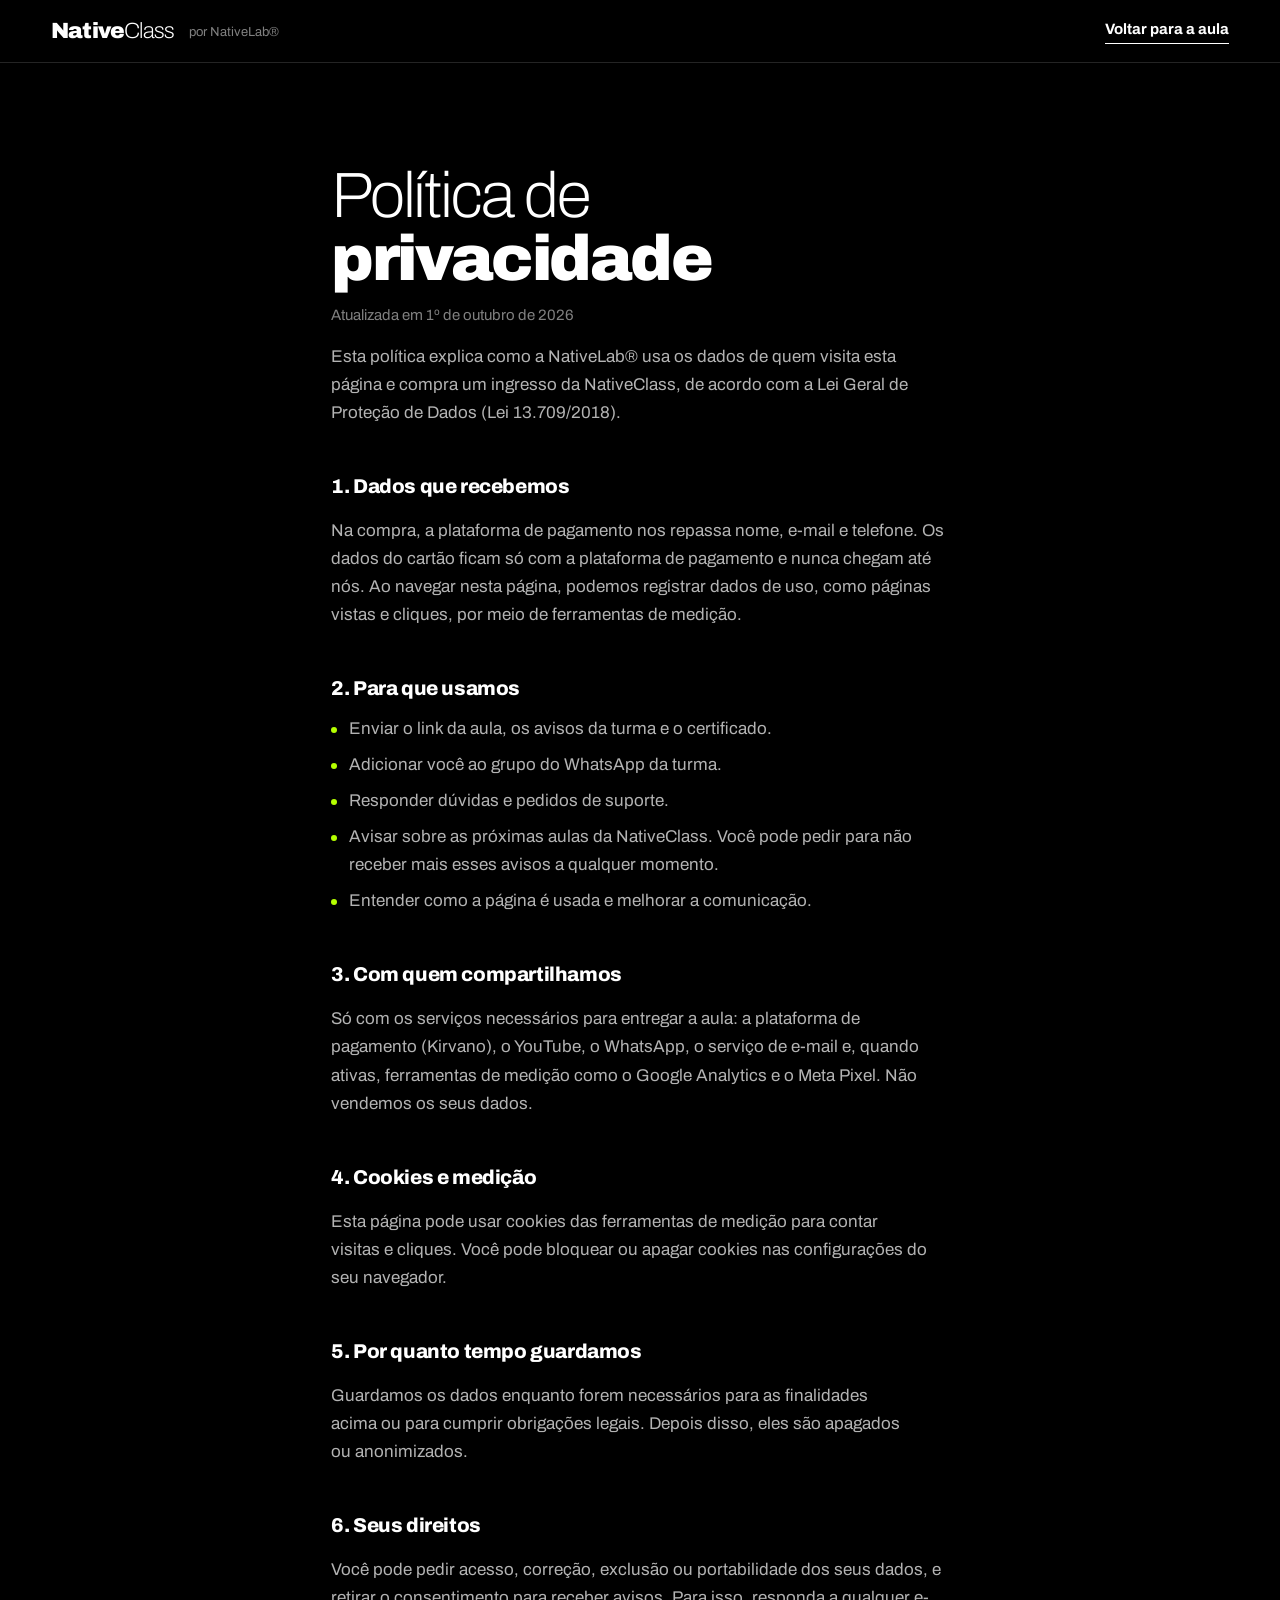
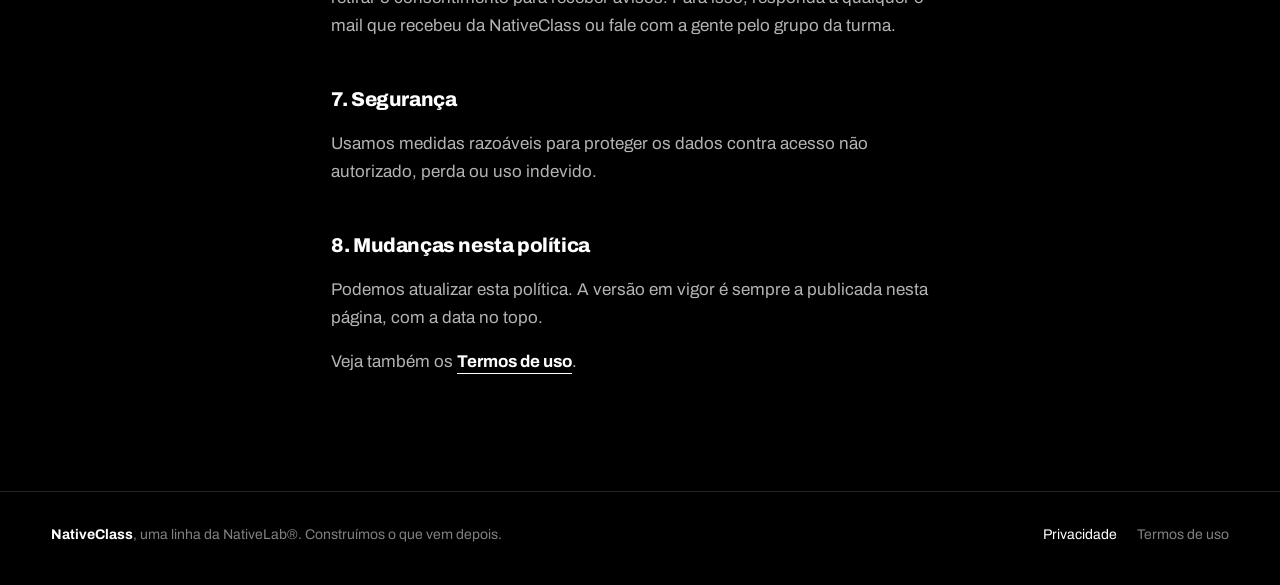
<file: nativeclass/privacidade.html>
<!doctype html>
<html lang="pt-BR">
<head>
<meta charset="utf-8">
<meta name="viewport" content="width=device-width, initial-scale=1, viewport-fit=cover">
<title>Política de privacidade | NativeClass</title>
<meta name="description" content="Como a NativeClass, da NativeLab, usa e protege os seus dados.">
<meta name="theme-color" content="#000000">
<meta name="robots" content="noindex">
<link rel="icon" href="assets/img/favicon.svg" type="image/svg+xml">
<link rel="stylesheet" href="assets/css/style.css">
</head>
<body class="legal-page">
<a class="skip" href="#conteudo">Pular para o conteúdo</a>

<header class="legal-bar">
  <a class="brand" href="./" aria-label="Voltar para a NativeClass">
    <span class="brand-name" translate="no"><b>Native</b>Class</span>
    <span class="brand-by">por NativeLab®</span>
  </a>
  <a class="link" href="./">Voltar para a aula</a>
</header>

<main id="conteudo" class="legal">
  <h1><span class="w-thin">Política de</span> <span class="w-black">privacidade</span></h1>
  <p class="legal-date">Atualizada em 1º de outubro de 2026</p>

  <p>Esta política explica como a NativeLab® usa os dados de quem visita esta página e compra um ingresso da NativeClass, de acordo com a Lei Geral de Proteção de Dados (Lei 13.709/2018).</p>

  <h2>1. Dados que recebemos</h2>
  <p>Na compra, a plataforma de pagamento nos repassa nome, e-mail e telefone. Os dados do cartão ficam só com a plataforma de pagamento e nunca chegam até nós. Ao navegar nesta página, podemos registrar dados de uso, como páginas vistas e cliques, por meio de ferramentas de medição.</p>

  <h2>2. Para que usamos</h2>
  <ul>
    <li>Enviar o link da aula, os avisos da turma e o certificado.</li>
    <li>Adicionar você ao grupo do WhatsApp da turma.</li>
    <li>Responder dúvidas e pedidos de suporte.</li>
    <li>Avisar sobre as próximas aulas da NativeClass. Você pode pedir para não receber mais esses avisos a qualquer momento.</li>
    <li>Entender como a página é usada e melhorar a comunicação.</li>
  </ul>

  <h2>3. Com quem compartilhamos</h2>
  <p>Só com os serviços necessários para entregar a aula: a plataforma de pagamento (Kirvano), o YouTube, o WhatsApp, o serviço de e-mail e, quando ativas, ferramentas de medição como o Google Analytics e o Meta Pixel. Não vendemos os seus dados.</p>

  <h2>4. Cookies e medição</h2>
  <p>Esta página pode usar cookies das ferramentas de medição para contar visitas e cliques. Você pode bloquear ou apagar cookies nas configurações do seu navegador.</p>

  <h2>5. Por quanto tempo guardamos</h2>
  <p>Guardamos os dados enquanto forem necessários para as finalidades acima ou para cumprir obrigações legais. Depois disso, eles são apagados ou anonimizados.</p>

  <h2>6. Seus direitos</h2>
  <p>Você pode pedir acesso, correção, exclusão ou portabilidade dos seus dados, e retirar o consentimento para receber avisos. Para isso, responda a qualquer e-mail que recebeu da NativeClass ou fale com a gente pelo grupo da turma.</p>

  <h2>7. Segurança</h2>
  <p>Usamos medidas razoáveis para proteger os dados contra acesso não autorizado, perda ou uso indevido.</p>

  <h2>8. Mudanças nesta política</h2>
  <p>Podemos atualizar esta política. A versão em vigor é sempre a publicada nesta página, com a data no topo.</p>

  <p>Veja também os <a class="link" href="termos.html">Termos de uso</a>.</p>
</main>

<footer class="foot">
  <p><b translate="no">NativeClass</b>, uma linha da <span translate="no">NativeLab®</span>. Construímos o que vem depois.</p>
  <nav aria-label="Legal"><a href="privacidade.html" aria-current="page">Privacidade</a><a href="termos.html">Termos de uso</a></nav>
</footer>
</body>
</html>
</file>
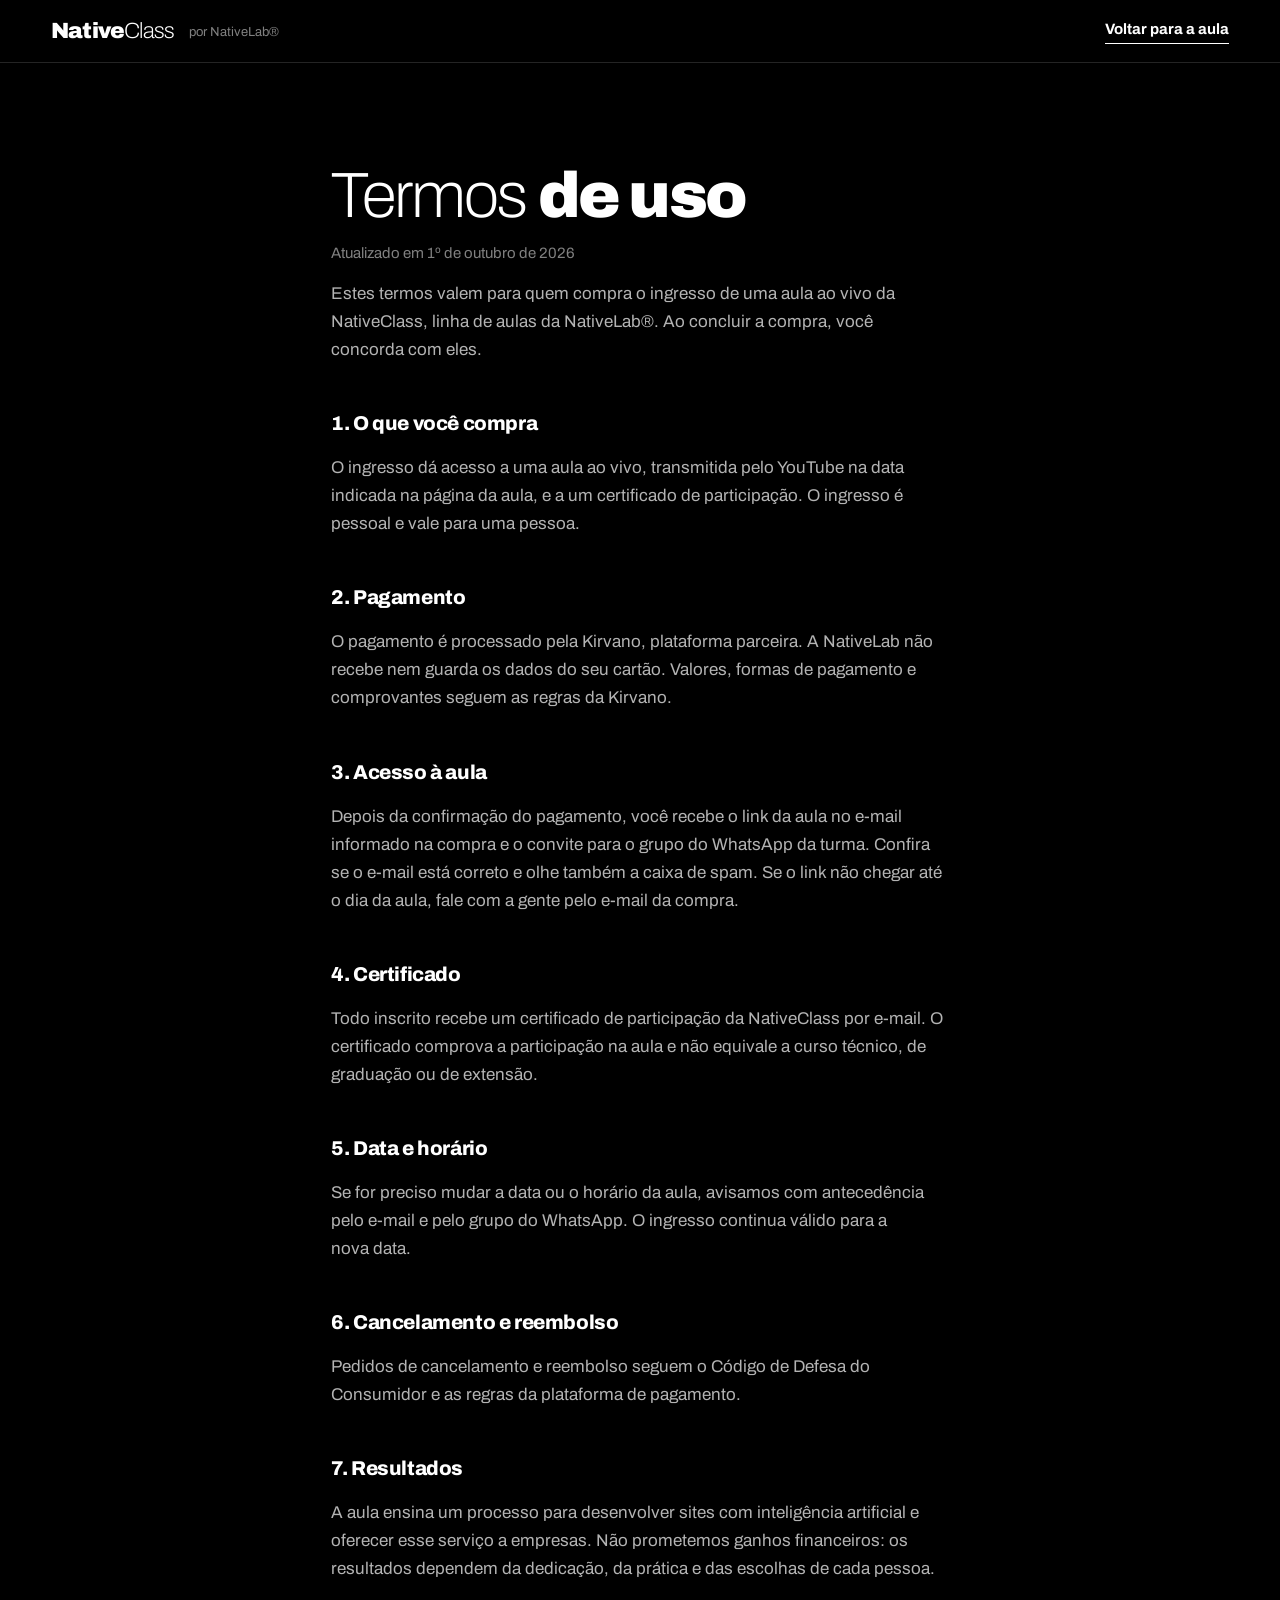
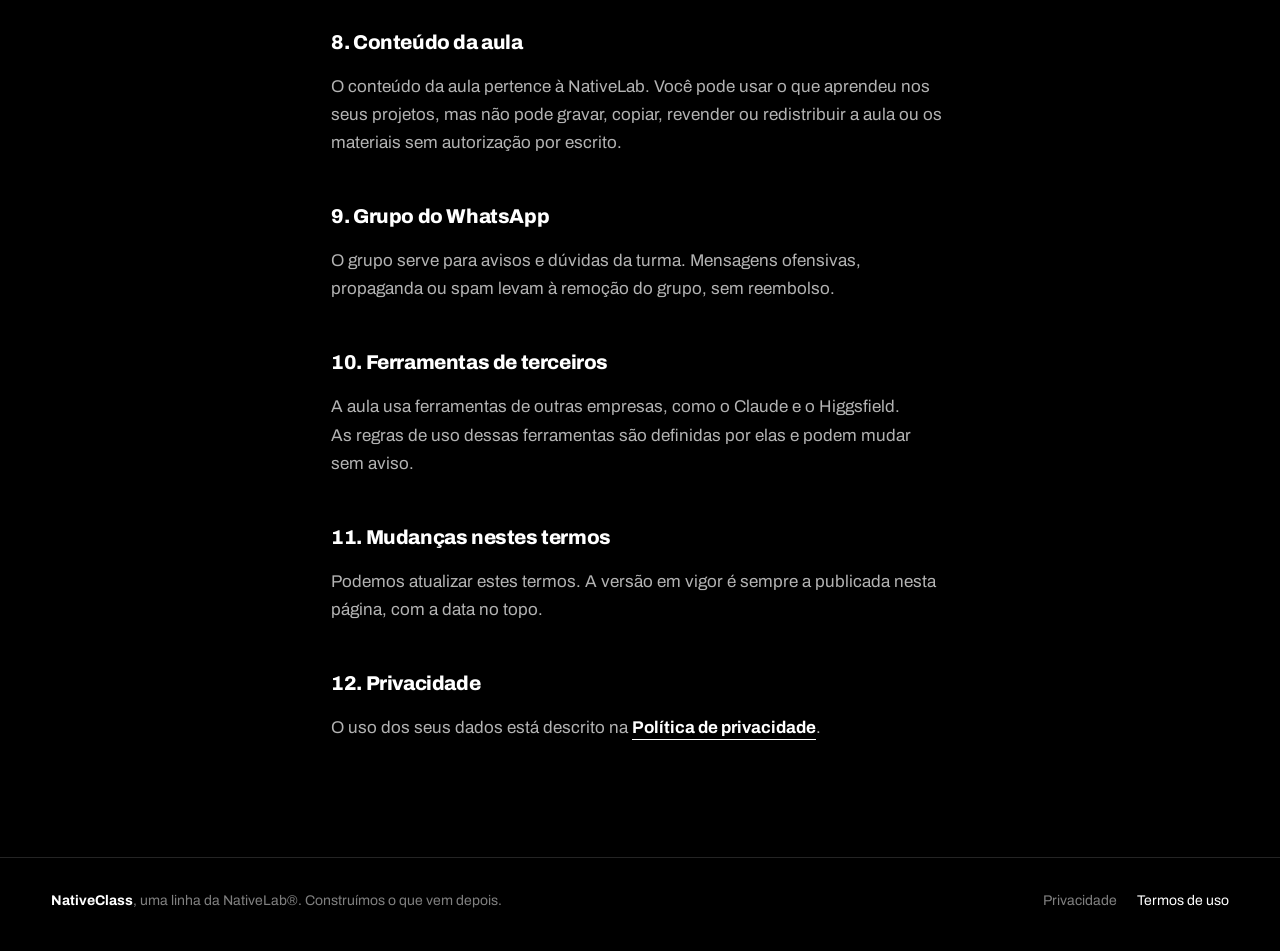
<file: nativeclass/termos.html>
<!doctype html>
<html lang="pt-BR">
<head>
<meta charset="utf-8">
<meta name="viewport" content="width=device-width, initial-scale=1, viewport-fit=cover">
<title>Termos de uso | NativeClass</title>
<meta name="description" content="Termos de uso das aulas ao vivo NativeClass, da NativeLab.">
<meta name="theme-color" content="#000000">
<meta name="robots" content="noindex">
<link rel="icon" href="assets/img/favicon.svg" type="image/svg+xml">
<link rel="stylesheet" href="assets/css/style.css">
</head>
<body class="legal-page">
<a class="skip" href="#conteudo">Pular para o conteúdo</a>

<header class="legal-bar">
  <a class="brand" href="./" aria-label="Voltar para a NativeClass">
    <span class="brand-name" translate="no"><b>Native</b>Class</span>
    <span class="brand-by">por NativeLab®</span>
  </a>
  <a class="link" href="./">Voltar para a aula</a>
</header>

<main id="conteudo" class="legal">
  <h1><span class="w-thin">Termos</span> <span class="w-black">de uso</span></h1>
  <p class="legal-date">Atualizado em 1º de outubro de 2026</p>

  <p>Estes termos valem para quem compra o ingresso de uma aula ao vivo da NativeClass, linha de aulas da NativeLab®. Ao concluir a compra, você concorda com eles.</p>

  <h2>1. O que você compra</h2>
  <p>O ingresso dá acesso a uma aula ao vivo, transmitida pelo YouTube na data indicada na página da aula, e a um certificado de participação. O ingresso é pessoal e vale para uma pessoa.</p>

  <h2>2. Pagamento</h2>
  <p>O pagamento é processado pela Kirvano, plataforma parceira. A NativeLab não recebe nem guarda os dados do seu cartão. Valores, formas de pagamento e comprovantes seguem as regras da Kirvano.</p>

  <h2>3. Acesso à aula</h2>
  <p>Depois da confirmação do pagamento, você recebe o link da aula no e-mail informado na compra e o convite para o grupo do WhatsApp da turma. Confira se o e-mail está correto e olhe também a caixa de spam. Se o link não chegar até o dia da aula, fale com a gente pelo e-mail da compra.</p>

  <h2>4. Certificado</h2>
  <p>Todo inscrito recebe um certificado de participação da NativeClass por e-mail. O certificado comprova a participação na aula e não equivale a curso técnico, de graduação ou de extensão.</p>

  <h2>5. Data e horário</h2>
  <p>Se for preciso mudar a data ou o horário da aula, avisamos com antecedência pelo e-mail e pelo grupo do WhatsApp. O ingresso continua válido para a nova data.</p>

  <h2>6. Cancelamento e reembolso</h2>
  <p>Pedidos de cancelamento e reembolso seguem o Código de Defesa do Consumidor e as regras da plataforma de pagamento.</p>

  <h2>7. Resultados</h2>
  <p>A aula ensina um processo para desenvolver sites com inteligência artificial e oferecer esse serviço a empresas. Não prometemos ganhos financeiros: os resultados dependem da dedicação, da prática e das escolhas de cada pessoa.</p>

  <h2>8. Conteúdo da aula</h2>
  <p>O conteúdo da aula pertence à NativeLab. Você pode usar o que aprendeu nos seus projetos, mas não pode gravar, copiar, revender ou redistribuir a aula ou os materiais sem autorização por escrito.</p>

  <h2>9. Grupo do WhatsApp</h2>
  <p>O grupo serve para avisos e dúvidas da turma. Mensagens ofensivas, propaganda ou spam levam à remoção do grupo, sem reembolso.</p>

  <h2>10. Ferramentas de terceiros</h2>
  <p>A aula usa ferramentas de outras empresas, como o Claude e o Higgsfield. As regras de uso dessas ferramentas são definidas por elas e podem mudar sem aviso.</p>

  <h2>11. Mudanças nestes termos</h2>
  <p>Podemos atualizar estes termos. A versão em vigor é sempre a publicada nesta página, com a data no topo.</p>

  <h2>12. Privacidade</h2>
  <p>O uso dos seus dados está descrito na <a class="link" href="privacidade.html">Política de privacidade</a>.</p>
</main>

<footer class="foot">
  <p><b translate="no">NativeClass</b>, uma linha da <span translate="no">NativeLab®</span>. Construímos o que vem depois.</p>
  <nav aria-label="Legal"><a href="privacidade.html">Privacidade</a><a href="termos.html" aria-current="page">Termos de uso</a></nav>
</footer>
</body>
</html>
</file>
<file: assets/css/style.css>
/* =========================================================
   NativeLab® | site
   Tokens: ver brand/brand.md (Parte II)
   ========================================================= */

/* Passenger Sans (licença webfont pendente).
   Quando tiver os arquivos .woff2, coloque em assets/fonts/ e descomente.
@font-face { font-family: "Passenger Sans"; src: url("../fonts/PassengerSans-Extralight.woff2") format("woff2"); font-weight: 200; font-display: swap; }
@font-face { font-family: "Passenger Sans"; src: url("../fonts/PassengerSans-Regular.woff2") format("woff2"); font-weight: 400; font-display: swap; }
@font-face { font-family: "Passenger Sans"; src: url("../fonts/PassengerSans-Medium.woff2") format("woff2"); font-weight: 500; font-display: swap; }
@font-face { font-family: "Passenger Sans"; src: url("../fonts/PassengerSans-Black.woff2") format("woff2"); font-weight: 900; font-display: swap; }
*/

/* Archivo (variável, 100 a 900): substituta provisória da Passenger Sans, hospedada no próprio site */
@font-face { font-family: "Archivo"; src: url("../fonts/archivo-var.woff2") format("woff2-variations"), url("../fonts/archivo-var.woff2") format("woff2"); font-weight: 100 900; font-style: normal; font-display: swap; }

:root {
  --lime: #B5FF00;
  --graphite: #161616;
  --black: #000000;
  --white: #FFFFFF;
  --green-900: #324F03;
  --green-500: #689800;

  --ink: var(--white);
  --mute: rgba(255, 255, 255, .62);
  --faint: rgba(255, 255, 255, .38);
  --line: rgba(255, 255, 255, .12);
  --glass: rgba(255, 255, 255, .045);

  --font: "Passenger Sans", "Archivo", "Helvetica Neue", Arial, sans-serif;

  --wrap: 1320px;
  --gutter: clamp(20px, 4vw, 56px);
  --section: clamp(96px, 14vw, 200px);
  --r-lg: 28px;
  --r-md: 18px;

  --ease: cubic-bezier(.2, .8, .2, 1);
  --ease-liquid: cubic-bezier(.65, 0, .35, 1);
  --ease-out: cubic-bezier(.16, 1, .3, 1);
}

*, *::before, *::after { box-sizing: border-box; }
html {
  -webkit-text-size-adjust: 100%;
  overflow-x: clip;
  scrollbar-color: rgba(255, 255, 255, .22) var(--black);
  accent-color: var(--lime);
  caret-color: var(--lime);
}
html:not(.lenis) { scroll-behavior: smooth; }
/* Lenis (rolagem com inércia no desktop) */
html.lenis, html.lenis body { height: auto; }
.lenis:not(.lenis-autoToggle).lenis-stopped { overflow: clip; }
.lenis [data-lenis-prevent], .lenis [data-lenis-prevent-horizontal] { overscroll-behavior: contain; }
.lenis.lenis-smooth iframe { pointer-events: none; }
[tabindex="-1"]:focus { outline: none; }
body {
  margin: 0;
  background: var(--graphite);
  color: var(--ink);
  font-family: var(--font);
  font-size: 18px;
  line-height: 1.5;
  font-weight: 400;
  -webkit-font-smoothing: antialiased;
  text-rendering: optimizeLegibility;
}
img, video, svg { display: block; max-width: 100%; }
a { color: inherit; text-decoration: none; }
button, input, select, textarea { font: inherit; color: inherit; }
button { cursor: pointer; background: none; border: 0; padding: 0; }
p { margin: 0; }
h1, h2, h3 { margin: 0; font-weight: 900; }
ul, ol { margin: 0; padding: 0; list-style: none; }
::selection { background: var(--lime); color: var(--graphite); }

:focus-visible { outline: 2px solid var(--lime); outline-offset: 4px; border-radius: 6px; }

.wrap { width: 100%; max-width: var(--wrap); margin-inline: auto; padding-inline: var(--gutter); }
.sr { position: absolute; width: 1px; height: 1px; overflow: hidden; clip: rect(0 0 0 0); white-space: nowrap; }
.skip { position: absolute; left: 16px; top: -60px; z-index: 100; background: var(--lime); color: var(--graphite); padding: 10px 16px; border-radius: 999px; font-weight: 700; }
.skip:focus { top: 16px; }

/* ---------- Tipografia: o contraste Black × Extralight do logo ---------- */
.w-black { font-weight: 900; letter-spacing: -.035em; }
.w-thin  { font-weight: 200; letter-spacing: -.03em; }

.display-2 {
  font-size: clamp(2.5rem, 6.2vw, 5.75rem);
  line-height: .98;
  max-width: 16ch;
}
.display-2 > span { display: block; }
.display-3 {
  font-size: clamp(2rem, 4vw, 3.5rem);
  line-height: 1;
}
.section-lead { color: var(--mute); font-size: clamp(1.05rem, 1.4vw, 1.25rem); max-width: 46ch; }
.link {
  color: var(--ink);
  background: linear-gradient(currentColor, currentColor) 0 100% / 100% 1px no-repeat;
  padding-bottom: 2px;
  transition: background-size .4s var(--ease), color .2s;
}
.link:hover { color: var(--lime); background-size: 0 1px; background-position: 100% 100%; }

/* ---------- Botões ---------- */
.btn {
  display: inline-flex; align-items: center; justify-content: center; gap: 10px;
  min-height: 56px; padding: 0 28px;
  border-radius: 999px;
  font-weight: 700; font-size: 1rem; letter-spacing: -.01em;
  transition: transform .35s var(--ease), background-color .25s, color .25s, border-color .25s;
  white-space: nowrap;
}
.btn:active { transform: scale(.97); }
.btn-sm { min-height: 44px; padding: 0 20px; font-size: .9375rem; }
.btn-block { width: 100%; }
.btn-lime { background: var(--lime); color: var(--graphite); }
.btn-lime:hover { background: var(--white); }
.btn-ghost { border: 1px solid var(--line); color: var(--ink); }
.btn-ghost:hover { border-color: var(--ink); }
.btn-dark { background: var(--graphite); color: var(--white); }
.btn-dark:hover { background: var(--black); }
.round { width: 56px; height: 56px; border-radius: 50%; border: 1px solid var(--line); display: grid; place-items: center; transition: background-color .3s, color .3s, border-color .3s; }
.round svg { width: 20px; height: 20px; fill: none; stroke: currentColor; stroke-width: 1.8; stroke-linecap: round; stroke-linejoin: round; }
.round:hover { background: var(--white); color: var(--graphite); border-color: var(--white); }

.glass {
  background: var(--glass);
  border: 1px solid var(--line);
  backdrop-filter: blur(18px) saturate(140%);
  -webkit-backdrop-filter: blur(18px) saturate(140%);
}

.tag {
  display: inline-flex; align-items: center;
  height: 28px; padding: 0 12px;
  border: 1px solid var(--line); border-radius: 999px;
  font-size: .8125rem; font-weight: 500; color: var(--mute);
}

/* =========================================================
   GOTA DO CURSOR
   ========================================================= */
.drop {
  position: fixed; left: 0; top: 0; z-index: 90;
  width: 14px; height: 14px; margin: -7px 0 0 -7px;
  border-radius: 50%;
  background: var(--lime);
  pointer-events: none;
  opacity: 0;
  display: grid; place-items: center;
  transition: width .45s var(--ease-liquid), height .45s var(--ease-liquid), margin .45s var(--ease-liquid), opacity .3s;
  will-change: transform;
}
.drop-label { font-size: .8125rem; font-weight: 900; color: var(--graphite); opacity: 0; transition: opacity .2s; }
.drop.is-on { opacity: 1; }
.drop.is-big { width: 92px; height: 92px; margin: -46px 0 0 -46px; }
.drop.is-big .drop-label { opacity: 1; transition-delay: .15s; }
.drop.on-lime { background: var(--graphite); }
.drop.on-lime .drop-label { color: var(--lime); }
@media (hover: none), (pointer: coarse) { .drop { display: none; } }

/* =========================================================
   NAV
   ========================================================= */
.nav {
  position: fixed; z-index: 80; top: 16px; left: 50%;
  width: min(calc(100% - 32px), 1200px);
  transform: translateX(-50%);
  display: flex; align-items: center; gap: 16px;
  padding: 8px 8px 8px 22px;
  border-radius: 999px;
  border: 1px solid transparent;
  transition: background-color .4s, border-color .4s, transform .5s var(--ease);
}
.nav.is-solid {
  background: rgba(22, 22, 22, .72);
  border-color: var(--line);
  backdrop-filter: blur(16px); -webkit-backdrop-filter: blur(16px);
}
.nav.is-hidden { transform: translate(-50%, -140%); }
.nav-logo { color: var(--white); display: block; }
.nav-logo svg { height: 22px; width: auto; }
.nav-links { margin-left: auto; display: flex; gap: 4px; }
.nav-links a {
  padding: 10px 16px; border-radius: 999px;
  font-size: .9375rem; font-weight: 500; color: var(--mute);
  transition: color .2s, background-color .2s;
}
.nav-links a:hover, .nav-links a.is-current { color: var(--ink); background: rgba(255,255,255,.06); }
.nav-toggle { display: none; }

.menu-mobile {
  position: fixed; inset: 0; z-index: 70;
  background: var(--graphite);
  padding: 110px var(--gutter) 40px;
  display: flex; flex-direction: column; gap: 6px;
}
.menu-mobile[hidden] { display: none; }
.menu-mobile a:not(.btn) { font-size: 2.25rem; font-weight: 900; letter-spacing: -.03em; padding: 6px 0; border-bottom: 1px solid var(--line); }
.menu-mobile .btn { margin-top: 28px; }

@media (max-width: 900px) {
  .nav-links, .nav-cta { display: none; }
  .nav-toggle {
    display: grid; place-content: center; gap: 6px;
    margin-left: auto; width: 48px; height: 48px; border-radius: 50%;
    background: rgba(255,255,255,.08);
  }
  .nav-toggle span { display: block; width: 20px; height: 2px; background: var(--white); transition: transform .35s var(--ease); }
  .nav-toggle[aria-expanded="true"] span:first-child { transform: translateY(4px) rotate(45deg); }
  .nav-toggle[aria-expanded="true"] span:last-child { transform: translateY(-4px) rotate(-45deg); }
}

/* =========================================================
   HERO
   ========================================================= */
.hero {
  position: relative;
  min-height: 100svh;
  background: var(--black);
  display: flex; align-items: flex-end;
  overflow: hidden;
  padding-bottom: clamp(40px, 7vh, 88px);
}
.hero::after { /* derrete o preto do palco no grafite da página */
  content: ""; position: absolute; inset: auto 0 0 0; height: 30%;
  background: linear-gradient(to bottom, transparent, var(--graphite));
  pointer-events: none;
}
/* --hp (0 a 1) vem do JS: o palco afunda devagar e o texto sobe ao sair do topo */
.hero-stage { position: absolute; inset: 0; transform: translate3d(0, calc(var(--hp, 0) * 18vh), 0) scale(calc(1 + var(--hp, 0) * .08)); }
.hero-glow {
  position: absolute; left: 58%; top: 52%;
  width: 60vmax; height: 60vmax; transform: translate(-50%, -50%);
  background: radial-gradient(closest-side, rgba(181, 255, 0, .16), rgba(104, 152, 0, .06) 45%, transparent 70%);
  filter: blur(10px);
  opacity: 0;
  animation: glow-in 2.4s .2s var(--ease) forwards;
}
.hero-render, .hero-video {
  position: absolute; inset: 0;
  width: 100%; height: 100%;
}
.hero-render img, .hero-video { width: 100%; height: 100%; object-fit: cover; object-position: 50% 50%; }
.hero-render {
  transform: translate3d(8%, 4%, 0) scale(.9);
  opacity: 0;
  filter: brightness(.3) blur(8px);
  animation: render-in 2.2s .1s var(--ease) forwards;
}
.hero-render img { transition: transform .9s var(--ease); }
.hero-video { opacity: 0; transition: opacity 1.2s; transform: translate3d(8%, 4%, 0) scale(.9); }
.hero-video.is-ready { opacity: 1; }

@keyframes render-in { to { opacity: 1; filter: none; } }
@keyframes glow-in { to { opacity: 1; } }

.hero-content { position: relative; z-index: 2; transform: translate3d(0, calc(var(--hp, 0) * -10vh), 0); opacity: calc(1 - var(--hp, 0) * 1.4); }
.hero-title {
  font-size: clamp(2.5rem, 5.2vw, 5.75rem);
  line-height: .95;
  margin-bottom: clamp(28px, 4vw, 48px);
}
.hero-title .line { display: block; overflow: hidden; padding-bottom: .06em; }
.hero-title .line > span { display: inline-block; transform: translateY(105%); animation: rise 1.1s var(--ease) forwards; }
.hero-title .line:nth-child(1) > span { animation-delay: .55s; }
.hero-title .line:nth-child(2) > span { animation-delay: .7s; }
@keyframes rise { to { transform: none; } }

.hero-foot {
  display: flex; align-items: flex-end; justify-content: space-between; gap: 32px 48px; flex-wrap: wrap;
  opacity: 0; animation: fade 1s 1.1s var(--ease) forwards;
}
.hero-lead { max-width: 44ch; color: var(--mute); font-size: clamp(1rem, 1.3vw, 1.1875rem); }
.hero-actions { display: flex; gap: 12px; flex-wrap: wrap; }
@keyframes fade { to { opacity: 1; } }

@media (max-width: 720px) {
  .hero { align-items: flex-end; }
  .hero-render, .hero-video { transform: translate3d(0, -14%, 0) scale(1); }
  .hero-render img, .hero-video { object-fit: contain; object-position: 50% 30%; }
  .hero-glow { left: 50%; top: 32%; }
  .hero-actions .btn { flex: 1 1 auto; }
}

/* =========================================================
   TENSÃO
   ========================================================= */
.tension { padding: var(--section) 0; }
.reveal-text {
  font-size: clamp(1.625rem, 3.4vw, 3rem);
  line-height: 1.18;
  font-weight: 500;
  letter-spacing: -.02em;
  max-width: 28ch;
  margin-bottom: clamp(80px, 12vw, 160px);
}
/* Cada palavra acende conforme a rolagem (--p vem do JS, --i é a posição da palavra) */
.reveal-text .word { opacity: clamp(.16, calc(var(--p, 1) * (var(--n, 1) + 3) - var(--i, 0)), 1); }

.audience { margin-top: clamp(64px, 8vw, 110px); }
.audience-q { color: var(--mute); margin-bottom: 20px; }
.tabs { display: flex; flex-wrap: wrap; gap: 8px; margin-bottom: 40px; }
.tabs [role="tab"] {
  min-height: 48px; padding: 0 22px;
  border-radius: 999px;
  border: 1px solid var(--line);
  font-weight: 500; font-size: .9375rem; color: var(--mute);
  transition: background-color .3s, color .3s, border-color .3s;
}
.tabs [role="tab"]:hover { color: var(--ink); border-color: rgba(255,255,255,.3); }
.tabs [role="tab"][aria-selected="true"] { background: var(--white); color: var(--graphite); border-color: var(--white); }

.panel { display: grid; grid-template-columns: 1.1fr 1fr; gap: 32px 64px; align-items: start; }
.panel[hidden] { display: none; }
.panel:not([hidden]) { animation: panel-in .6s var(--ease); }
@keyframes panel-in { from { opacity: 0; transform: translateY(12px); } }
.panel-quote { font-size: clamp(1.75rem, 3.2vw, 2.75rem); line-height: 1.05; font-weight: 900; letter-spacing: -.03em; max-width: 18ch; }
.symptoms li {
  display: flex; gap: 16px; align-items: baseline;
  padding: 18px 0; border-top: 1px solid var(--line);
  color: var(--mute);
}
.symptoms li:last-child { border-bottom: 1px solid var(--line); }
.symptoms li::before { content: ""; flex: none; width: 8px; height: 8px; border-radius: 50%; background: var(--lime); transform: translateY(-2px); }

.panel-side { display: grid; gap: 28px; }
.panel-cta { justify-self: start; font-weight: 500; }
@media (max-width: 820px) { .panel { grid-template-columns: 1fr; } }

/* =========================================================
   CLIENTES (faixa de logos)
   ========================================================= */
.clients { padding: clamp(40px, 6vw, 72px) 0 0; }
.clients-title { color: var(--faint); font-size: .9375rem; margin-bottom: clamp(24px, 3vw, 36px); }
.marquee {
  overflow: clip;
  -webkit-mask-image: linear-gradient(90deg, transparent, #000 12%, #000 88%, transparent);
          mask-image: linear-gradient(90deg, transparent, #000 12%, #000 88%, transparent);
}
.marquee-track { display: flex; width: max-content; animation: marquee var(--dur, 30s) linear infinite; }
.marquee:hover .marquee-track { animation-play-state: paused; }
.marquee-group { display: flex; align-items: center; gap: clamp(56px, 7vw, 112px); padding-right: clamp(56px, 7vw, 112px); }
.marquee-group img {
  width: auto; height: calc(var(--h, 36) * 1px);
  filter: brightness(0) invert(1);            /* todos os logos em branco, sem briga de cores */
  opacity: .55; transition: opacity .3s;
}
.marquee-group img:hover { opacity: 1; }
@keyframes marquee { to { transform: translate3d(-50%, 0, 0); } }
/* Sem JS ou com movimento reduzido: logos parados, centralizados */
.marquee:not(.is-running) { -webkit-mask-image: none; mask-image: none; }
.marquee:not(.is-running) .marquee-group { flex-wrap: wrap; justify-content: center; padding: 0 var(--gutter); row-gap: 32px; }
@media (max-width: 720px) { .marquee-group img { height: calc(var(--h, 36) * .8px); } }

/* =========================================================
   SERVIÇOS (três pilares)
   ========================================================= */
.services { padding: 0 0 var(--section); }
/* Cabeçalho de seção: título e apoio empilhados, uma mensagem por vez */
.section-head { display: grid; gap: clamp(20px, 2.4vw, 32px); justify-items: start; margin-bottom: clamp(48px, 6vw, 80px); }
.section-head .section-lead { max-width: 52ch; }
.pillars { display: grid; grid-template-columns: repeat(3, 1fr); gap: clamp(32px, 4vw, 56px); }
.pillar { border-top: 1px solid var(--line); padding-top: 24px; display: grid; gap: 14px; align-content: start; }
.pillar-name { font-size: clamp(2rem, 3.4vw, 3rem); letter-spacing: -.04em; line-height: 1; color: var(--lime); }
.pillar-when { font-size: clamp(1.125rem, 1.5vw, 1.3125rem); font-weight: 500; letter-spacing: -.015em; line-height: 1.3; max-width: 26ch; }
.pillar-list { display: grid; margin-top: 8px; }
.pillar-list li { padding: 12px 0; border-top: 1px solid var(--line); color: var(--mute); font-size: 1rem; }
.services-note { margin-top: clamp(48px, 6vw, 72px); color: var(--mute); font-size: 1.125rem; display: flex; gap: 8px 16px; flex-wrap: wrap; align-items: baseline; }
@media (max-width: 900px) { .pillars { grid-template-columns: 1fr; } }

/* =========================================================
   MÉTODO NATIVE
   ========================================================= */
.method { padding: var(--section) 0; background: var(--black); position: relative; overflow: clip; }
.method::before {
  content: ""; position: absolute; left: 20%; top: 55%; width: 70vmax; height: 70vmax; transform: translate(-50%, -50%);
  background: radial-gradient(closest-side, rgba(104, 152, 0, .14), transparent 70%);
  pointer-events: none;
}
.method .wrap { position: relative; }
.loop { display: grid; grid-template-columns: minmax(280px, 520px) 1fr; gap: clamp(40px, 7vw, 120px); align-items: center; }
.loop-ring { position: relative; aspect-ratio: 1; width: 100%; }
.ring-svg { position: absolute; inset: 0; width: 100%; height: 100%; overflow: visible; }
.ring-track { fill: none; stroke: var(--line); stroke-width: 1.5; }
.ring-progress {
  fill: none; stroke: var(--lime); stroke-width: 2; stroke-linecap: round;
  transform: rotate(-90deg); transform-origin: 200px 200px;
  stroke-dasharray: 1005.3; stroke-dashoffset: 1005.3;
  transition: stroke-dashoffset 1s var(--ease-liquid);
}
.ring-drop { fill: var(--lime); filter: drop-shadow(0 0 12px rgba(181,255,0,.7)); opacity: 0; transition: opacity .25s; }
.ring-drop.is-moving { opacity: 1; }

.loop-steps { position: absolute; inset: 0; z-index: 2; }
.loop-steps [role="tab"] {
  position: absolute; left: var(--x); top: var(--y);
  width: clamp(52px, 7vw, 76px); height: clamp(52px, 7vw, 76px);
  transform: translate(-50%, -50%);
  border-radius: 50%;
  background: var(--graphite); border: 1px solid var(--line);
  font-size: clamp(1.375rem, 2.4vw, 2rem); font-weight: 900;
  color: var(--mute);
  transition: background-color .4s, color .4s, border-color .4s, transform .5s var(--ease);
}
.loop-steps [role="tab"]:hover { color: var(--ink); border-color: rgba(255,255,255,.4); }
.loop-steps [role="tab"][aria-selected="true"] { background: var(--lime); color: var(--graphite); border-color: var(--lime); transform: translate(-50%, -50%) scale(1.08); }
.loop-center {
  position: absolute; left: 50%; top: 50%; transform: translate(-50%, -50%);
  font-size: clamp(3rem, 7vw, 6rem); font-weight: 900; letter-spacing: -.05em; line-height: 1;
  display: flex; align-items: baseline;
}
.loop-center span:last-child { font-weight: 200; font-size: .4em; color: var(--faint); letter-spacing: 0; margin-left: 4px; }

.step-kicker { color: var(--lime); font-weight: 500; margin-bottom: 8px; }
.step-title { font-size: clamp(3rem, 6.5vw, 6rem); line-height: .95; letter-spacing: -.045em; margin-bottom: 36px; }
.step-io { margin: 0; display: grid; gap: 0; }
.step-io > div { display: grid; grid-template-columns: 140px 1fr; gap: 20px; padding: 18px 0; border-top: 1px solid var(--line); }
.step-io > div:last-child { border-bottom: 1px solid var(--line); }
.step-io dt { color: var(--faint); font-size: .9375rem; padding-top: 2px; }
.step-io dd { margin: 0; color: var(--ink); }
.step-panel.is-swapping .step-title, .step-panel.is-swapping .step-io dd, .step-panel.is-swapping .step-kicker { opacity: 0; transform: translateY(8px); }
.step-title, .step-io dd, .step-kicker { transition: opacity .3s, transform .45s var(--ease); }
.step-nav { display: flex; gap: 10px; margin-top: 28px; flex-wrap: wrap; }
.loop-note { margin-top: clamp(56px, 7vw, 96px); color: var(--mute); font-size: clamp(1.125rem, 1.7vw, 1.5rem); max-width: 52ch; }

.loop-hint { display: none; }

/* Desktop: a seção fica presa e a rolagem gira o loop (classe is-pinned vem do JS) */
@media (min-width: 1024px) and (min-height: 640px) {
  .method.is-pinned .loop-pin { height: calc(100vh + 6 * 42vh); }
  .method.is-pinned .loop { position: sticky; top: 0; height: 100vh; }
  .method.is-pinned .loop-ring { max-width: min(520px, 66vh); justify-self: center; }
  .method.is-pinned .ring-progress { transition: none; }
  .method.is-pinned .ring-drop { opacity: 1; }
  .method.is-pinned .loop-hint {
    display: block; position: absolute; left: 50%; top: calc(100% + 28px); transform: translateX(-50%);
    white-space: nowrap; font-size: .875rem; color: var(--faint);
    transition: opacity .5s var(--ease-out);
  }
  .method.is-pinned .loop-hint.is-off { opacity: 0; }
  .method.is-pinned .loop-foot { margin-top: 0; }
}

@media (max-width: 900px) {
  .loop { grid-template-columns: 1fr; }
  .loop-ring { max-width: 420px; margin-inline: auto; }
  .step-io > div { grid-template-columns: 1fr; gap: 4px; }
}

/* =========================================================
   LAB SPRINT (bloco lime)
   ========================================================= */
.sprint {
  transform: scale(calc(.93 + var(--sp, 1) * .07));
  background: var(--lime); color: var(--graphite);
  padding: var(--section) 0;
  border-radius: clamp(28px, 4vw, 56px);
  margin-inline: clamp(8px, 1.2vw, 16px);
}
.sprint ::selection { background: var(--graphite); color: var(--lime); }
.sprint :focus-visible { outline-color: var(--graphite); }
.sprint-top { display: grid; gap: clamp(20px, 2.4vw, 32px); justify-items: start; }
.sprint-lead { font-size: clamp(1.125rem, 1.6vw, 1.375rem); max-width: 48ch; font-weight: 500; }
.sprint-steps { display: grid; grid-template-columns: repeat(3, 1fr); gap: clamp(20px, 3vw, 40px); margin: clamp(56px, 7vw, 96px) 0; counter-reset: s; }
.sprint-steps li { border-top: 2px solid var(--graphite); padding-top: 22px; display: grid; gap: 10px; align-content: start; }
.sprint-steps .n { font-size: clamp(3rem, 5vw, 4.5rem); font-weight: 200; line-height: 1; letter-spacing: -.04em; }
.sprint-steps h3 { font-size: clamp(1.375rem, 2vw, 1.75rem); letter-spacing: -.03em; }
.sprint-steps p { font-size: 1.0625rem; }
.sprint-bottom { display: flex; justify-content: space-between; align-items: center; gap: 32px; flex-wrap: wrap; padding-top: 36px; border-top: 1px solid rgba(22,22,22,.25); }
.sprint-why { display: grid; gap: 8px; font-weight: 500; }
.sprint-why li { display: flex; gap: 12px; align-items: baseline; }
.sprint-actions { display: flex; align-items: center; gap: 16px 28px; flex-wrap: wrap; }
.sprint .link { color: var(--graphite); font-weight: 500; }
.sprint .link:hover { color: var(--graphite); }
.sprint-why li::before { content: ""; flex: none; width: 8px; height: 8px; border-radius: 50%; background: var(--graphite); transform: translateY(-2px); }
@media (max-width: 820px) { .sprint-steps { grid-template-columns: 1fr; } .sprint-actions { width: 100%; justify-content: center; } .sprint-bottom .btn { width: 100%; } }

/* =========================================================
   FAQ
   ========================================================= */
.faq { padding: 0 0 var(--section); }
.faq-grid { display: grid; grid-template-columns: 1fr 1.6fr; gap: 40px clamp(40px, 6vw, 96px); align-items: start; }
.faq-grid .display-3 span { display: block; }
.faq-list details { border-top: 1px solid var(--line); }
.faq-list details:last-child { border-bottom: 1px solid var(--line); }
.faq-list summary {
  list-style: none; cursor: pointer;
  display: flex; justify-content: space-between; gap: 24px; align-items: center;
  padding: 24px 0;
  font-size: clamp(1.125rem, 1.6vw, 1.375rem); font-weight: 500; letter-spacing: -.015em;
}
.faq-list summary::-webkit-details-marker { display: none; }
.faq-list summary::after { content: ""; flex: none; width: 12px; height: 12px; border-right: 1.5px solid currentColor; border-bottom: 1.5px solid currentColor; transform: rotate(45deg) translate(-3px, -3px); transition: transform .4s var(--ease); }
.faq-list details[open] summary::after { transform: rotate(225deg) translate(-3px, -3px); }
.faq-list details[open] summary { color: var(--lime); }
.faq-list details p { padding: 0 40px 26px 0; color: var(--mute); max-width: 62ch; }
@media (max-width: 820px) { .faq-grid { grid-template-columns: 1fr; } }

/* =========================================================
   CONTATO
   ========================================================= */
.contact { padding: var(--section) 0; background: var(--black); position: relative; overflow: hidden; }
.contact::before {
  content: ""; position: absolute; right: -10%; bottom: -30%; width: 70vmax; height: 70vmax;
  background: radial-gradient(closest-side, rgba(181, 255, 0, .12), transparent 70%);
  pointer-events: none;
}
.contact-grid { position: relative; display: grid; grid-template-columns: 1fr minmax(320px, 520px); gap: 56px clamp(40px, 6vw, 96px); align-items: start; }
.contact-copy { display: grid; gap: 28px; }
.contact-alt { justify-self: start; }

.form { border-radius: var(--r-lg); padding: clamp(22px, 3vw, 36px); display: grid; gap: 18px; }
.field { display: grid; gap: 8px; }
.field-row { display: grid; grid-template-columns: 1fr 1fr; gap: 16px; }
.field label { font-size: .875rem; color: var(--mute); font-weight: 500; }
.field input, .field select, .field textarea {
  width: 100%; min-height: 52px; padding: 14px 16px;
  background: rgba(255,255,255,.04);
  border: 1px solid var(--line); border-radius: 14px;
  transition: border-color .25s, background-color .25s;
  appearance: none; -webkit-appearance: none;
}
.field select { background-image: linear-gradient(45deg, transparent 50%, var(--mute) 50%), linear-gradient(135deg, var(--mute) 50%, transparent 50%); background-position: calc(100% - 22px) 50%, calc(100% - 16px) 50%; background-size: 6px 6px; background-repeat: no-repeat; padding-right: 40px; }
.field select option { background: var(--graphite); }
.field textarea { resize: vertical; min-height: 120px; }
.field input:focus, .field select:focus, .field textarea:focus { outline: none; border-color: var(--lime); background: rgba(255,255,255,.06); }
.field.is-error input { border-color: #FF6B5B; }
.field .err { color: #FF8A7D; font-size: .8125rem; }
.form-status { font-size: .9375rem; color: var(--mute); min-height: 1.4em; }
.form-status.is-ok { color: var(--lime); }
@media (max-width: 900px) { .contact-grid { grid-template-columns: 1fr; } }
@media (max-width: 480px) { .field-row { grid-template-columns: 1fr; } }

/* =========================================================
   FOOTER
   ========================================================= */
.footer { background: var(--black); padding: clamp(64px, 9vw, 120px) 0 36px; }
.footer-statement { font-size: clamp(2rem, 5.2vw, 5rem); line-height: 1; letter-spacing: -.035em; max-width: 20ch; margin-bottom: clamp(64px, 9vw, 120px); }
.footer-statement span { display: block; }
.footer-bottom { display: flex; align-items: center; justify-content: space-between; gap: 24px 40px; flex-wrap: wrap; padding-top: 28px; border-top: 1px solid var(--line); }
.footer-logo svg { height: 26px; width: auto; color: var(--white); }
.footer-links { display: flex; gap: 8px 24px; flex-wrap: wrap; }
.footer-links a { color: var(--mute); font-size: .9375rem; transition: color .2s; }
.footer-links a:hover { color: var(--lime); }
.footer-copy { color: var(--faint); font-size: .875rem; }

/* =========================================================
   MOVIMENTO REDUZIDO
   ========================================================= */
@media (prefers-reduced-motion: reduce) {
  *, *::before, *::after { animation-duration: .001ms !important; animation-delay: 0s !important; transition-duration: .001ms !important; }
  html { scroll-behavior: auto; }
  .reveal-text .word { color: var(--ink); }
}

/* =========================================================
   v1.1: detalhe de projeto, CTA intermediário, CTA fixo mobile
   ========================================================= */

.loop-foot { margin-top: clamp(56px, 7vw, 96px); display: grid; grid-template-columns: 1.3fr 1fr; gap: 40px 64px; align-items: end; }
.loop-foot .loop-note { margin-top: 0; }
.mid-cta { display: grid; gap: 16px; justify-items: start; padding: 28px; border-radius: var(--r-lg); border: 1px solid var(--line); background: rgba(255,255,255,.03); }
.mid-cta p { font-size: clamp(1.25rem, 1.8vw, 1.5rem); font-weight: 500; letter-spacing: -.02em; }
.mid-cta strong { color: var(--lime); font-weight: 900; }
@media (max-width: 900px) { .loop-foot { grid-template-columns: 1fr; } .mid-cta .btn { width: 100%; } }

.sticky-cta { display: none; }
@media (max-width: 900px) {
  .sticky-cta {
    position: fixed; z-index: 60; left: 12px; right: 12px; bottom: max(12px, env(safe-area-inset-bottom));
    display: flex; gap: 8px; padding: 8px;
    border-radius: 999px; border: 1px solid var(--line);
    background: rgba(22, 22, 22, .8); backdrop-filter: blur(16px); -webkit-backdrop-filter: blur(16px);
    transform: translateY(160%); transition: transform .5s var(--ease);
  }
  .sticky-cta.is-on { transform: none; }
  .sticky-cta .btn { flex: 1; min-height: 52px; }
  .sticky-wa { width: 52px; height: 52px; flex: none; background: rgba(255,255,255,.06); }
  .sticky-wa svg { width: 22px; height: 22px; }
  .footer { padding-bottom: 110px; }
}

/* =========================================================
   SOBRE (quem conduz o laboratório)
   ========================================================= */
.founder { padding: 0 0 var(--section); }
.founder img { width: 100%; height: 100%; object-fit: cover; }
.founder img.is-missing { visibility: hidden; }

.founder-hero { position: relative; min-height: clamp(420px, 62vw, 820px); display: flex; align-items: flex-end; overflow: hidden; background: var(--black); }
.founder-hero-img { position: absolute; inset: 0; }
.founder-hero-img img { object-position: 60% 40%; }
.founder-hero::after { content: ""; position: absolute; inset: 0; background: linear-gradient(90deg, rgba(0,0,0,.72) 0%, rgba(0,0,0,.2) 55%, transparent 75%), linear-gradient(to top, var(--graphite) 0%, transparent 35%); pointer-events: none; }
.founder-hero-copy { position: relative; z-index: 1; padding-bottom: clamp(40px, 6vw, 88px); }

.founder-grid { display: grid; grid-template-columns: minmax(280px, 5fr) 7fr; gap: 48px clamp(40px, 7vw, 120px); margin-top: clamp(48px, 6vw, 88px); align-items: start; }
.founder-portrait { margin: 0; position: sticky; top: 110px; }
.founder-portrait img { aspect-ratio: 3 / 4; border-radius: var(--r-lg); background: #0c0c0c; }
.founder-portrait figcaption { display: grid; gap: 4px; margin-top: 18px; }
.founder-portrait strong { font-weight: 900; font-size: 1.25rem; letter-spacing: -.02em; }
.founder-portrait span { color: var(--mute); font-size: .9375rem; }

.founder-body { display: grid; gap: clamp(32px, 4vw, 48px); }
.founder-lead { font-size: clamp(1.5rem, 2.6vw, 2.25rem); line-height: 1.15; font-weight: 500; letter-spacing: -.025em; max-width: 26ch; }
.founder-text { color: var(--mute); font-size: 1.125rem; max-width: 52ch; margin-top: -12px; }

.founder-stats { margin: 0; display: flex; gap: clamp(32px, 6vw, 80px); }
.founder-stats div { display: flex; flex-direction: column-reverse; gap: 4px; }
.founder-stats dd { margin: 0; font-size: clamp(3.5rem, 7vw, 6rem); font-weight: 900; letter-spacing: -.05em; line-height: .9; color: var(--lime); }
.founder-stats dt { color: var(--mute); }

.founder-h { font-size: 1rem; font-weight: 500; color: var(--faint); margin-bottom: 14px; }
.timeline li { display: grid; grid-template-columns: 130px 1fr; gap: 16px; padding: 14px 0; border-top: 1px solid var(--line); }
.timeline li:last-child { border-bottom: 1px solid var(--line); }
.tl-when { color: var(--faint); font-size: .9375rem; }
.timeline .is-now .tl-when { color: var(--lime); }
.timeline .is-now .tl-what { font-weight: 900; }

.skills { display: flex; flex-wrap: wrap; gap: 8px; }
.skills li { height: 40px; padding: 0 16px; display: inline-flex; align-items: center; border: 1px solid var(--line); border-radius: 999px; color: var(--mute); font-size: .9375rem; }

.founder-quote { margin: 0; display: grid; gap: 10px; }
.founder-quote p::before { content: "“"; display: block; font-weight: 900; font-size: 3.5rem; line-height: .6; height: .45em; color: var(--lime); }
.founder-quote p { font-size: clamp(1.25rem, 2vw, 1.625rem); font-weight: 200; letter-spacing: -.02em; line-height: 1.25; }
.founder-quote cite { font-style: normal; color: var(--faint); font-size: .9375rem; }
.founder-links { display: flex; gap: 24px; flex-wrap: wrap; }

/* Galeria justificada: cada foto mantém o próprio formato, todas na mesma altura */
.founder-gallery { display: flex; gap: clamp(12px, 1.6vw, 20px); margin-top: clamp(64px, 8vw, 120px); }
.founder-gallery figure { margin: 0; flex: var(--ar) 1 0; aspect-ratio: var(--ar); overflow: hidden; border-radius: var(--r-lg); background: #0c0c0c; }
.founder-gallery img { transition: transform 1.2s var(--ease); }
.founder-gallery figure:hover img { transform: scale(1.04); }

@media (max-width: 900px) {
  .founder-grid { grid-template-columns: 1fr; }
  .founder-portrait { position: static; max-width: 440px; }
  .founder-gallery { flex-wrap: wrap; }
  .founder-gallery figure { flex: 1 1 100%; }
  .founder-gallery figure[style*=".75"] { flex-basis: 100%; max-height: 80svh; aspect-ratio: 3 / 4; }
}
@media (max-width: 520px) { .timeline li { grid-template-columns: 1fr; gap: 2px; } }

/* =========================================================
   v1.2: movimento e rolagem
   Tudo parte do estado visível: as classes abaixo só entram
   quando o JS roda (html.m-ready) e o movimento é permitido.
   ========================================================= */

/* Títulos: cada linha sobe de dentro de uma máscara, como no topo */
.m-ready [data-lines] > span { overflow: clip; overflow-clip-margin: .2em; padding-bottom: .06em; }
.m-ready [data-lines] .ln { display: inline-block; transform: translate3d(0, 108%, 0); transition: transform 1.1s var(--ease-out); transition-delay: calc(var(--l, 0) * 90ms); }
.m-ready [data-lines].is-in .ln { transform: none; }
/* O parágrafo de apoio entra logo depois das linhas do título */
.m-ready [data-lines] + .section-lead, .m-ready [data-lines] + .sprint-lead { opacity: 0; transform: translate3d(0, 16px, 0); transition: opacity .8s var(--ease-out) .25s, transform 1s var(--ease-out) .25s; }
.m-ready [data-lines].is-in + .section-lead, .m-ready [data-lines].is-in + .sprint-lead { opacity: 1; transform: none; }

/* Listas: entram em sequência curta (atraso máximo ~0,5 s) */
.m-ready [data-stagger] > * { opacity: 0; transform: translate3d(0, 28px, 0); transition: opacity .7s var(--ease-out), transform 1s var(--ease-out); transition-delay: calc(var(--i, 0) * 70ms); }
.m-ready [data-stagger].is-in > * { opacity: 1; transform: none; }

/* Pílula que desliza entre as abas */
.has-pill { position: relative; isolation: isolate; }
.has-pill .pill {
  position: absolute; left: 0; top: 0; z-index: -1;
  border-radius: 999px; background: var(--white);
  pointer-events: none;
  transition: transform .55s var(--ease-out), width .55s var(--ease-out), height .55s var(--ease-out);
}
.has-pill [role="tab"][aria-selected="true"] { background: transparent; border-color: transparent; }

/* Menu mobile: entra em cortina, links em sequência */
.menu-mobile:not([hidden]) { animation: menu-in .45s var(--ease-out); }
.menu-mobile:not([hidden]) > * { animation: menu-link .7s var(--ease-out) backwards; }
.menu-mobile > :nth-child(2) { animation-delay: .04s; }
.menu-mobile > :nth-child(3) { animation-delay: .08s; }
.menu-mobile > :nth-child(4) { animation-delay: .12s; }
.menu-mobile > :nth-child(5) { animation-delay: .18s; }
@keyframes menu-in { from { clip-path: inset(0 0 100% 0 round 0 0 40px 40px); } to { clip-path: inset(0 0 0 0 round 0); } }
@keyframes menu-link { from { opacity: 0; transform: translate3d(0, 24px, 0); } }

/* Cursor: a troca de cor sobre o bloco lime também é suave */
.drop { transition: width .45s var(--ease-liquid), height .45s var(--ease-liquid), margin .45s var(--ease-liquid), opacity .3s, background-color .3s; }
</file>
<file: nativeclass/assets/css/style.css>
/* =========================================================
   NativeClass | LP das aulas ao vivo da NativeLab®
   Base: tokens do site da NativeLab (brand/brand.md, Parte II)
   ========================================================= */

/* Archivo variável: substituta provisória da Passenger Sans (sem licença webfont ainda) */
@font-face { font-family: "Archivo"; src: url("../fonts/archivo-var.woff2") format("woff2-variations"), url("../fonts/archivo-var.woff2") format("woff2"); font-weight: 100 900; font-style: normal; font-display: swap; }

:root {
  --lime: #B5FF00;
  --graphite: #161616;
  --black: #000000;
  --white: #FFFFFF;
  --olive: #5F653C;              /* fundo do retrato do hero */
  --ink-on-lime: #1F2A00;        /* texto secundário sobre lime, tingido do próprio lime */

  --ink: var(--white);
  --mute: rgba(255, 255, 255, .7);
  --faint: rgba(255, 255, 255, .5);
  --line: rgba(255, 255, 255, .14);

  --font: "Passenger Sans", "Archivo", "Helvetica Neue", Arial, sans-serif;

  --gutter: clamp(16px, 4vw, 56px);
  --wrap: 1320px;
  --ticker-h: 38px;
  --space-section: clamp(88px, 11vw, 168px);

  --ease: cubic-bezier(.2, .8, .2, 1);
  --ease-out: cubic-bezier(.16, 1, .3, 1);
  --ease-liquid: cubic-bezier(.65, 0, .35, 1);
}

*, *::before, *::after { box-sizing: border-box; }
html {
  color-scheme: dark;
  -webkit-text-size-adjust: 100%;
  overflow-x: clip;
  scroll-behavior: smooth;
  accent-color: var(--lime);
  caret-color: var(--lime);
  scrollbar-color: rgba(255,255,255,.24) var(--black);
}
body {
  margin: 0;
  background: var(--black);
  color: var(--ink);
  font-family: var(--font);
  font-size: 18px;
  line-height: 1.5;
  -webkit-font-smoothing: antialiased;
  text-rendering: optimizeLegibility;
  font-variant-numeric: lining-nums;
  -webkit-tap-highlight-color: rgba(181, 255, 0, .18);
}
a, button, summary, canvas { touch-action: manipulation; }
[id] { scroll-margin-top: 72px; }
img, svg, canvas { display: block; max-width: 100%; }
a { color: inherit; text-decoration: none; }
p, figure { margin: 0; }
h1, h2, h3 { margin: 0; font-weight: 900; text-wrap: balance; }
p { text-wrap: pretty; }
ul { margin: 0; padding: 0; list-style: none; }
::selection { background: var(--lime); color: var(--graphite); }
:focus-visible { outline: 2px solid var(--lime); outline-offset: 4px; border-radius: 8px; }
[tabindex="-1"]:focus { outline: none; }

.sr { position: absolute; width: 1px; height: 1px; overflow: hidden; clip: rect(0 0 0 0); white-space: nowrap; }
.skip { position: absolute; left: 16px; top: -60px; z-index: 200; background: var(--lime); color: var(--graphite); padding: 10px 16px; border-radius: 999px; font-weight: 700; }
.skip:focus { top: 16px; }

/* Contraste Black × Extralight do logotipo */
.w-black { font-weight: 900; letter-spacing: -.04em; }
.w-thin  { font-weight: 200; letter-spacing: -.035em; }

/* Linhas de título que sobem por máscara */
.line { display: block; overflow: hidden; padding-bottom: .08em; margin-bottom: -.08em; }
.line > span { display: block; }

/* ---------- Ponto "ao vivo" ---------- */
.pulse {
  position: relative; display: inline-block; flex: none;
  width: 8px; height: 8px; border-radius: 50%;
  background: var(--lime);
}
.pulse::after {
  content: ""; position: absolute; inset: 0; border-radius: 50%;
  background: inherit; animation: pulse 1.6s var(--ease-out) infinite;
}
.pulse-dark { background: var(--graphite); }
@keyframes pulse { from { transform: scale(1); opacity: .7; } to { transform: scale(3.2); opacity: 0; } }

/* ---------- Botões ---------- */
.btn {
  position: relative;
  display: inline-flex; align-items: center; justify-content: center;
  min-height: 56px; padding: 0 30px;
  border-radius: 999px;
  font-weight: 800; font-size: 1rem; letter-spacing: -.01em;
  white-space: nowrap;
  transition: background-color .2s, color .2s, box-shadow .3s var(--ease-out), transform .5s var(--ease-out);
}
.btn:active { transform: scale(.97); transition-duration: .12s; }
.btn-sm { min-height: 42px; padding: 0 18px; font-size: .9375rem; }
.btn-lg { min-height: 64px; padding: 0 40px; font-size: 1.0625rem; }
.btn-lime { background: var(--lime); color: var(--graphite); }
.btn-lime:hover { background: var(--white); box-shadow: 0 14px 32px -14px rgba(0, 0, 0, .7); }
.btn-dark { background: var(--graphite); color: var(--white); }
.btn.is-off { background: rgba(255,255,255,.12); color: var(--mute); pointer-events: none; box-shadow: none; }

/* Botão da oferta: anel de luz girando na borda */
@property --spin { syntax: "<angle>"; inherits: false; initial-value: 0deg; }
.btn-ring {
  border: 3px solid transparent;
  background:
    linear-gradient(var(--graphite), var(--graphite)) padding-box,
    conic-gradient(from var(--spin), var(--graphite) 0 60%, #fff 80%, var(--graphite) 94%) border-box;
  animation: spin 2.8s linear infinite;
}
.btn-ring:hover {
  background:
    linear-gradient(var(--black), var(--black)) padding-box,
    conic-gradient(from var(--spin), var(--black) 0 60%, #fff 80%, var(--black) 94%) border-box;
  box-shadow: 0 16px 40px -14px rgba(22, 22, 22, .6);
}
@keyframes spin { to { --spin: 360deg; } }

.link {
  font-weight: 700;
  background: linear-gradient(currentColor, currentColor) 0 100% / 100% 1px no-repeat;
  padding-bottom: 3px;
  transition: background-size .4s var(--ease), color .2s;
}
.link:hover { color: var(--lime); background-size: 0 1px; background-position: 100% 100%; }

/* =========================================================
   GOTA DO CURSOR
   ========================================================= */
.drop {
  position: fixed; left: 0; top: 0; z-index: 150;
  width: 64px; height: 64px; margin: -32px 0 0 -32px;
  border-radius: 50%; background: var(--lime);
  pointer-events: none; opacity: 0;
  mix-blend-mode: difference;
  scale: .19;
  transition: scale .45s var(--ease-liquid), opacity .3s;
}
.drop.is-on { opacity: 1; }
.drop.is-big { scale: 1; }
.drop.is-lens { opacity: 0; }
@media (hover: none), (pointer: coarse) { .drop { display: none; } }

/* =========================================================
   BARRA SUPERIOR (ticker)
   ========================================================= */
.ticker {
  position: relative; z-index: 60;
  height: var(--ticker-h); overflow: hidden;
  background: var(--lime); color: var(--graphite);
  font-size: .875rem; font-weight: 700; letter-spacing: -.005em;
}
.ticker-track { display: flex; width: max-content; height: 100%; animation: ticker 30s linear infinite; }
.ticker:hover .ticker-track { animation-play-state: paused; }
.ticker-row { display: flex; align-items: center; gap: 22px; padding-right: 22px; white-space: nowrap; }
.ticker-row > span { display: inline-flex; align-items: center; gap: 10px; }
.ticker-row b { font-weight: 900; }
.ticker-row svg { width: 15px; height: 14px; }
.ticker .pulse { background: var(--graphite); }
@keyframes ticker { to { transform: translateX(-50%); } }

/* =========================================================
   TOPO (marca + botão)
   ========================================================= */
.bar {
  position: fixed; z-index: 50; left: 0; right: 0; top: var(--ticker-h);
  display: flex; align-items: center; justify-content: space-between; gap: 16px;
  padding: 14px var(--gutter);
  transition: transform .4s var(--ease), background-color .4s;
}
.bar.is-solid { transform: translateY(calc(var(--ticker-h) * -1)); background: rgba(0,0,0,.72); backdrop-filter: blur(14px); -webkit-backdrop-filter: blur(14px); }
.brand { display: flex; align-items: center; gap: 10px; }
.brand-mark { width: 30px; height: 27px; color: var(--lime); }
.brand-name { font-size: 1.375rem; font-weight: 200; letter-spacing: -.03em; line-height: 1; }
.brand-name b { font-weight: 900; letter-spacing: -.04em; }
.brand-by { font-size: .8125rem; color: var(--faint); margin-left: 4px; padding-top: 4px; }
.bar .btn { opacity: 0; transform: translateY(-6px); pointer-events: none; transition: opacity .35s, transform .35s var(--ease), background-color .2s; }
.bar.is-solid .btn { opacity: 1; transform: none; pointer-events: auto; }

/* =========================================================
   RETRATO LÍQUIDO (base comum do hero e do fechamento)
   ========================================================= */
.liquid { position: relative; overflow: hidden; }
.liquid img, .liquid canvas { position: absolute; inset: 0; width: 100%; height: 100%; object-fit: cover; }
.liquid canvas { opacity: 0; }
.liquid.is-gl canvas { opacity: 1; }
.liquid.is-gl img { visibility: hidden; }

/* =========================================================
   1 · HERO
   ========================================================= */
.hero {
  position: relative;
  min-height: calc(100svh - var(--ticker-h));
  display: grid;
  grid-template-columns: repeat(12, minmax(0, 1fr));
  align-items: end;
  padding: 0 var(--gutter);
  isolation: isolate;
}
.hero-photo {
  grid-column: 7 / -1; grid-row: 1;
  align-self: stretch;
  margin-right: calc(var(--gutter) * -1);
  background: var(--olive);
  cursor: none;
}
.hero-photo img, .hero-photo canvas { object-position: 62% 20%; }
/* costura da foto com o palco preto */
.hero-photo::after {
  content: ""; position: absolute; inset: 0; z-index: 1; pointer-events: none;
  background:
    linear-gradient(90deg, var(--black) 0%, rgba(0,0,0,.5) 13%, transparent 34%),
    linear-gradient(0deg, rgba(0,0,0,.65) 0%, transparent 24%);
}
.onair {
  position: absolute; z-index: 2; top: 92px; right: var(--gutter);
  display: inline-flex; align-items: center; gap: 10px;
  padding: 9px 16px 9px 14px; border-radius: 999px;
  background: rgba(0,0,0,.6); backdrop-filter: blur(10px); -webkit-backdrop-filter: blur(10px);
  font-size: .875rem; font-weight: 600;
}
.hero-photo figcaption {
  position: absolute; z-index: 2; right: var(--gutter); bottom: 28px;
  text-align: right; font-weight: 800; font-size: .9375rem; line-height: 1.3;
}
.hero-photo figcaption span { display: block; font-weight: 400; color: var(--mute); }

.hero-copy {
  grid-column: 1 / span 8; grid-row: 1;
  position: relative; z-index: 2;
  padding: 128px 0 clamp(40px, 7vh, 88px);
  pointer-events: none;
}
.hero-copy a, .hero-copy li { pointer-events: auto; }
.hero-title {
  font-size: clamp(2.75rem, 5.4vw, 5.75rem);
  line-height: .95;
  max-width: 14ch;
}
.hero-title .w-black { color: var(--lime); }
.hero-sub {
  margin-top: 28px; max-width: 42ch;
  font-size: clamp(1.0625rem, 1.3vw, 1.25rem); line-height: 1.5; color: var(--mute);
}
.hero-cta { margin-top: 36px; display: flex; flex-direction: column; align-items: flex-start; gap: 22px; }
.facts { display: flex; flex-wrap: wrap; gap: 10px 24px; font-size: .9375rem; color: var(--mute); }
.facts li { display: inline-flex; align-items: center; gap: 8px; }
.facts svg { width: 20px; height: 20px; fill: none; stroke: currentColor; stroke-width: 1.6; stroke-linejoin: round; stroke-linecap: round; }
.facts .fill { fill: currentColor; stroke: none; }
.facts-hot { color: var(--lime); font-weight: 700; }

/* =========================================================
   2 · PROVA
   ========================================================= */
.proof {
  padding: var(--space-section) var(--gutter) calc(var(--space-section) * .6);
  max-width: var(--wrap); margin: 0 auto;
}
.proof-statement {
  font-size: clamp(2.25rem, 5vw, 4.75rem);
  line-height: 1;
  font-weight: 200;
}
.proof-statement b { color: var(--lime); font-variant-numeric: tabular-nums; }
.proof-strip {
  margin-top: clamp(40px, 5vw, 72px);
  display: grid; grid-template-columns: 1.7fr .9fr 1fr; gap: 14px;
  height: clamp(280px, 32vw, 460px);
}
.ph { width: 100%; height: 100%; min-width: 0; object-fit: cover; border-radius: 6px; }
.ph-a { object-position: 55% 50%; }
.ph-b { object-position: 60% 30%; }
.ph-c { object-position: 22% 100%; }
.proof-foot {
  margin-top: 28px;
  display: flex; flex-wrap: wrap; align-items: baseline; justify-content: space-between; gap: 12px 40px;
}
.proof-line { font-size: 1.1875rem; line-height: 1.4; max-width: 44ch; color: var(--mute); }

/* =========================================================
   3 · A VIRADA
   ========================================================= */
.turn {
  padding: calc(var(--space-section) * .6) var(--gutter) var(--space-section);
  max-width: var(--wrap); margin: 0 auto;
}
.turn-title { font-size: clamp(2.25rem, 4.8vw, 4.5rem); line-height: .98; max-width: 20ch; }
.turn-body {
  margin-top: clamp(40px, 5vw, 64px);
  display: grid; grid-template-columns: minmax(0, 5fr) minmax(0, 7fr);
  gap: clamp(32px, 5vw, 80px); align-items: start;
}
.turn-text { font-size: 1.1875rem; color: var(--mute); max-width: 38ch; }
.turn-h3 { margin-top: 44px; font-size: 1.25rem; font-weight: 800; letter-spacing: -.02em; }
.checks { margin-top: 12px; }
.checks li {
  display: flex; gap: 14px; align-items: flex-start;
  padding: 16px 0; border-bottom: 1px solid var(--line);
  font-size: 1.125rem; line-height: 1.35; font-weight: 600;
}
.checks svg { flex: none; width: 26px; height: 26px; padding: 4px; border-radius: 50%; background: var(--lime); fill: none; stroke: var(--graphite); stroke-width: 3; stroke-linecap: round; stroke-linejoin: round; }
.turn-photo { position: relative; }
.turn-photo > img { width: 100%; height: auto; aspect-ratio: 16 / 10; object-fit: cover; object-position: 50% 55%; border-radius: 6px; }
.bubble {
  position: absolute; left: clamp(-36px, -3vw, -16px); bottom: -26px;
  display: flex; align-items: center; gap: 12px;
  max-width: 22ch; padding: 12px 22px 12px 12px;
  background: var(--lime); color: var(--graphite);
  border-radius: 22px 22px 22px 4px;
  box-shadow: 0 18px 40px -16px rgba(0,0,0,.7);
  font-size: clamp(1.125rem, 1.6vw, 1.375rem); font-weight: 800; line-height: 1.15; letter-spacing: -.02em;
  transform-origin: 0 100%;
}
.bubble img { flex: none; width: 44px; height: 44px; border-radius: 50%; object-fit: cover; object-position: 50% 22%; border: 2px solid var(--graphite); }

/* =========================================================
   4 · OFERTA (bloco lime)
   ========================================================= */
.offer {
  display: grid; grid-template-columns: minmax(0, 5fr) minmax(0, 7fr); align-items: end;
  background: var(--lime); color: var(--graphite);
  overflow: hidden;
}
.offer-photo { position: relative; align-self: stretch; min-height: 520px; }
.offer-photo img { position: absolute; inset: 0; width: 100%; height: 100%; object-fit: cover; object-position: 50% 25%; }
.seal {
  position: absolute; right: clamp(12px, 3vw, 40px); top: clamp(24px, 5vw, 64px);
  display: flex; align-items: center; gap: 8px;
  padding: 10px 16px 10px 12px; border-radius: 999px;
  background: var(--graphite); color: var(--white);
  font-size: .9375rem; font-weight: 200; letter-spacing: -.02em;
  transform: rotate(-6deg);
  box-shadow: 0 14px 30px -14px rgba(0,0,0,.6);
}
.seal svg { width: 20px; height: 18px; color: var(--lime); }
.seal b { font-weight: 900; }
.seal-n { color: var(--lime); font-weight: 900; }
.offer-body { padding: clamp(64px, 8vw, 120px) var(--gutter) clamp(56px, 7vw, 104px) clamp(16px, 3vw, 48px); max-width: 780px; }
.offer-title { font-size: clamp(2rem, 3.8vw, 3.5rem); line-height: 1; letter-spacing: -.04em; max-width: 18ch; }
.offer-list { margin-top: 30px; }
.offer-list li { display: flex; gap: 12px; align-items: baseline; padding: 11px 0; border-bottom: 1px solid rgba(22,22,22,.18); font-size: 1.0625rem; font-weight: 500; }
.offer-list li::before { content: ""; flex: none; width: 8px; height: 8px; border-radius: 50%; background: var(--graphite); transform: translateY(-2px); }
.offer-anchor { margin-top: 26px; font-size: 1.1875rem; font-weight: 800; letter-spacing: -.015em; max-width: 30ch; }
.offer-buy { margin-top: 30px; display: flex; flex-wrap: wrap; align-items: center; gap: 18px 32px; }
.price { display: flex; align-items: flex-start; gap: 6px; line-height: .8; }
.price-cur { font-size: 1.5rem; font-weight: 200; padding-top: 6px; }
.price-val { font-size: clamp(4.5rem, 8vw, 6rem); font-weight: 900; letter-spacing: -.04em; }
.offer-scarce { margin-top: 26px; display: flex; align-items: center; gap: 12px; font-weight: 700; color: var(--ink-on-lime); }

/* =========================================================
   5 · FAQ
   ========================================================= */
.faq {
  display: grid; grid-template-columns: minmax(0, 5fr) minmax(0, 7fr); gap: 32px clamp(32px, 5vw, 80px);
  padding: var(--space-section) var(--gutter);
  max-width: var(--wrap); margin: 0 auto;
}
.faq-title { font-size: clamp(2rem, 3.6vw, 3.25rem); line-height: 1; max-width: 10ch; }
.faq-list { border-top: 1px solid var(--line); }
.faq details { border-bottom: 1px solid var(--line); }
.faq summary {
  display: flex; justify-content: space-between; align-items: center; gap: 20px;
  padding: 24px 0; cursor: pointer; list-style: none;
  font-size: clamp(1.1875rem, 1.6vw, 1.375rem); font-weight: 700; letter-spacing: -.015em;
  transition: color .2s;
}
.faq summary:hover { color: var(--lime); }
.faq summary::-webkit-details-marker { display: none; }
.faq summary i { position: relative; flex: none; width: 36px; height: 36px; border-radius: 50%; border: 1px solid var(--line); color: var(--ink); transition: background-color .3s, border-color .3s, transform .4s var(--ease-out); }
.faq summary i::before, .faq summary i::after { content: ""; position: absolute; left: 50%; top: 50%; width: 12px; height: 1.5px; margin: -.75px 0 0 -6px; background: currentColor; transition: transform .4s var(--ease-out); }
.faq summary i::after { transform: rotate(90deg); }
.faq details[open] summary i { background: var(--lime); border-color: var(--lime); color: var(--graphite); transform: rotate(180deg); }
.faq details[open] summary i::after { transform: rotate(0); }
.faq-a { overflow: hidden; }
.faq-a p { padding: 0 52px 26px 0; color: var(--mute); font-size: 1.0625rem; max-width: 60ch; }

/* =========================================================
   6 · CTA FINAL
   ========================================================= */
.final {
  display: grid; grid-template-columns: minmax(0, 5fr) minmax(0, 7fr); gap: clamp(40px, 6vw, 96px); align-items: center;
  padding: calc(var(--space-section) * .5) var(--gutter) var(--space-section);
  max-width: var(--wrap); margin: 0 auto;
}
.final-portrait { position: relative; width: min(100%, 460px); aspect-ratio: 1; justify-self: center; overflow: clip; border-radius: 50%; }
.final-photo { position: absolute; inset: 11%; border-radius: 50%; }
.final-photo img { object-position: 50% 24%; }
.ring { position: absolute; inset: 0; width: 100%; height: 100%; animation: ring 28s linear infinite; }
.ring text { fill: var(--lime); font-size: 21px; font-weight: 700; letter-spacing: .02em; }
@keyframes ring { to { transform: rotate(360deg); } }
.final-title { font-size: clamp(2.75rem, 4.8vw, 4.75rem); line-height: .96; }
.final-title .w-black { color: var(--lime); }
.final-sub { margin-top: 22px; font-size: 1.25rem; color: var(--mute); }
.final-copy .btn { margin-top: 32px; }

/* =========================================================
   RODAPÉ + BARRA FIXA DO CELULAR
   ========================================================= */
.foot {
  border-top: 1px solid var(--line);
  padding: 32px var(--gutter) 40px;
  display: flex; flex-wrap: wrap; justify-content: space-between; gap: 12px 32px;
  font-size: .875rem; color: var(--faint);
}
.foot b { color: var(--ink); }
.foot nav { display: flex; flex-wrap: wrap; gap: 8px 20px; }
.foot nav a:hover { color: var(--ink); }
.foot-note { flex-basis: 100%; }

.dock { display: none; }

/* =========================================================
   PÁGINAS LEGAIS (termos.html, privacidade.html)
   ========================================================= */
.legal-bar {
  display: flex; align-items: center; justify-content: space-between; gap: 16px;
  padding: 18px var(--gutter);
  border-bottom: 1px solid var(--line);
}
.legal-bar .link { font-size: .9375rem; }
.legal {
  max-width: 720px; margin: 0 auto;
  padding: clamp(56px, 8vw, 104px) var(--gutter) clamp(72px, 9vw, 120px);
}
.legal h1 { font-size: clamp(2.5rem, 6vw, 4rem); line-height: .98; }
.legal-date { margin-top: 14px; color: var(--faint); font-size: .9375rem; }
.legal > p:not(.legal-date), .legal li { color: var(--mute); font-size: 1.0625rem; line-height: 1.65; max-width: 66ch; }
.legal > p:not(.legal-date) { margin-top: 16px; }
.legal h2 { margin-top: 44px; font-size: 1.25rem; font-weight: 800; letter-spacing: -.02em; }
.legal h2 + p { margin-top: 10px; }
.legal ul { margin-top: 12px; display: grid; gap: 8px; }
.legal li { display: flex; gap: 12px; }
.legal li::before { content: ""; flex: none; width: 6px; height: 6px; margin-top: .7em; border-radius: 50%; background: var(--lime); }
.legal .link { color: var(--ink); }
.foot nav a[aria-current="page"] { color: var(--ink); }

/* =========================================================
   ENTRADAS (só com JS e com movimento permitido)
   O conteúdo nasce visível; a classe m-ready só existe com JS ativo.
   ========================================================= */
.m-ready .line > span { transform: translateY(105%); transition: transform 1s var(--ease-out); }
.m-ready .is-in .line > span { transform: none; }
.m-ready .is-in .line:nth-child(2) > span { transition-delay: .1s; }
.m-ready [data-in] { opacity: 0; transform: translateY(16px); filter: blur(6px); transition: opacity .8s var(--ease-out), transform .8s var(--ease-out), filter .8s var(--ease-out); }
.m-ready [data-in].is-in { opacity: 1; transform: none; filter: none; }
.m-ready [data-stagger] > * { opacity: 0; transform: translateX(-12px); transition: opacity .6s var(--ease-out), transform .6s var(--ease-out); }
.m-ready [data-stagger].is-in > * { opacity: 1; transform: none; }
.m-ready [data-stagger].is-in > *:nth-child(2) { transition-delay: .07s; }
.m-ready [data-stagger].is-in > *:nth-child(3) { transition-delay: .14s; }
.m-ready [data-stagger].is-in > *:nth-child(4) { transition-delay: .21s; }
/* fotos da prova: revelam por cortina, na ordem da leitura */
.m-ready .proof-strip .ph { clip-path: inset(100% 0 0 0 round 6px); transition: clip-path 1.1s var(--ease-out); }
.m-ready .proof-strip.is-in .ph { clip-path: inset(0 0 0 0 round 6px); }
.m-ready .proof-strip.is-in .ph-b { transition-delay: .12s; }
.m-ready .proof-strip.is-in .ph-c { transition-delay: .24s; }
/* balão "Eu faço ao vivo": surge depois da foto */
.m-ready .turn-photo .bubble { opacity: 0; transform: scale(.6) rotate(-6deg); transition: opacity .4s, transform .7s var(--ease-out); transition-delay: .45s; }
.m-ready .turn-photo.is-in .bubble { opacity: 1; transform: none; }
/* selo da oferta */
.m-ready .seal { opacity: 0; transform: rotate(-24deg) scale(.6); transition: opacity .4s, transform .8s var(--ease-out); }
.m-ready .offer.is-in .seal { opacity: 1; transform: rotate(-6deg); }
/* abertura do hero: o texto entra enquanto o retrato se forma */
.m-ready .hero .hero-sub { transition-delay: .35s; }
.m-ready .hero .hero-cta { transition-delay: .5s; }

/* =========================================================
   RESPONSIVO
   ========================================================= */
@media (max-width: 1180px) {
  .hero-photo { grid-column: 6 / -1; }
  .hero-copy { grid-column: 1 / span 8; }
}

/* tablet e celular: a foto vem primeiro, o texto sobe por cima dela */
@media (max-width: 900px) {
  .brand-by { display: none; }
  .bar { padding-block: 10px; }

  .hero { display: block; min-height: 0; padding: 0; }
  .hero-photo { margin: 0; height: min(68svh, 118vw); min-height: 420px; cursor: auto; }
  .hero-photo img, .hero-photo canvas { object-position: 64% 14%; }
  .hero-photo::after { background: linear-gradient(0deg, var(--black) 0%, rgba(0,0,0,.45) 24%, transparent 46%); }
  .onair { top: 70px; left: var(--gutter); right: auto; font-size: .8125rem; }
  .hero-photo figcaption { display: none; }
  .hero-copy { margin-top: -18svh; padding: 0 var(--gutter) 56px; pointer-events: auto; }
  .hero-title { font-size: clamp(2.3rem, 9.6vw, 4.5rem); max-width: 16ch; }
  .hero-sub { margin-top: 18px; max-width: 46ch; }
  .hero-cta { margin-top: 28px; }

  .proof-strip { height: clamp(240px, 42vw, 360px); }

  .turn-body { grid-template-columns: 1fr; }
  .turn-photo { order: -1; max-width: 640px; }
  .bubble { left: 12px; bottom: -22px; }
  .turn-text { margin-top: 24px; }

  .offer { grid-template-columns: 1fr; }
  .offer-photo { order: 2; }
  .offer-photo { min-height: 0; }
  .offer-photo img { position: static; height: auto; aspect-ratio: 1; object-position: 50% 30%; }
  .seal { top: auto; bottom: 24px; right: auto; left: var(--gutter); }
  .offer-body { padding: 72px var(--gutter) 48px; }

  .faq { grid-template-columns: 1fr; }
  .faq-title { max-width: none; }

  .final { grid-template-columns: 1fr; text-align: center; justify-items: center; }
  .final-portrait { width: min(80vw, 380px); }
  .final-title { font-size: clamp(2.4rem, 9vw, 4rem); }
  .final-copy { display: flex; flex-direction: column; align-items: center; }

  .foot { padding-bottom: 112px; }

  .dock {
    position: fixed; z-index: 70; left: 12px; right: 12px; bottom: calc(12px + env(safe-area-inset-bottom));
    display: flex; align-items: center; justify-content: space-between; gap: 12px;
    max-width: 520px; margin: 0 auto;
    padding: 8px 8px 8px 20px; border-radius: 999px;
    background: rgba(22,22,22,.9); border: 1px solid var(--line);
    backdrop-filter: blur(14px); -webkit-backdrop-filter: blur(14px);
    box-shadow: 0 18px 40px -16px rgba(0,0,0,.8);
    transform: translateY(150%); transition: transform .5s var(--ease-out);
  }
  .dock.is-on { transform: none; }
  .dock p { display: flex; flex-direction: column; line-height: 1.15; font-size: .8125rem; color: var(--mute); }
  .dock b { color: var(--ink); font-size: 1.0625rem; font-weight: 900; letter-spacing: -.02em; }
}

/* celular */
@media (max-width: 560px) {
  body { font-size: 17px; }
  .hero-photo { height: 66svh; }
  .hero-copy { margin-top: -20svh; }
  .hero-cta { align-items: stretch; }
  .hero-cta .btn { width: 100%; }
  .facts { gap: 8px 18px; font-size: .875rem; }

  .proof-statement { font-size: clamp(2rem, 9.4vw, 2.6rem); }
  .proof-strip {
    display: flex; gap: 10px; height: 340px;
    margin-inline: calc(var(--gutter) * -1); padding-inline: var(--gutter);
    overflow-x: auto; scroll-snap-type: x mandatory; scroll-padding-inline: var(--gutter);
    scrollbar-width: none; transform: none !important;
  }
  .proof-strip::-webkit-scrollbar { display: none; }
  .ph { flex: none; width: 78vw; scroll-snap-align: start; }
  .ph-b { width: 62vw; }

  .turn-title { font-size: clamp(2.1rem, 9.6vw, 2.75rem); }
  .checks li { font-size: 1.0625rem; }

  .offer-buy { flex-direction: column; align-items: stretch; }
  .offer-buy .btn { width: 100%; }
  .price-val { font-size: 5rem; }

  .faq-a p { padding-right: 0; }
  .final-copy, .final-copy .btn { width: 100%; }
}

@media (prefers-reduced-motion: reduce) {
  html { scroll-behavior: auto; }
  .ticker-track, .ring, .btn-ring, .pulse::after { animation: none; }
  .btn, .bar, .dock, .faq summary i { transition-duration: .01ms; }
}
</file>
